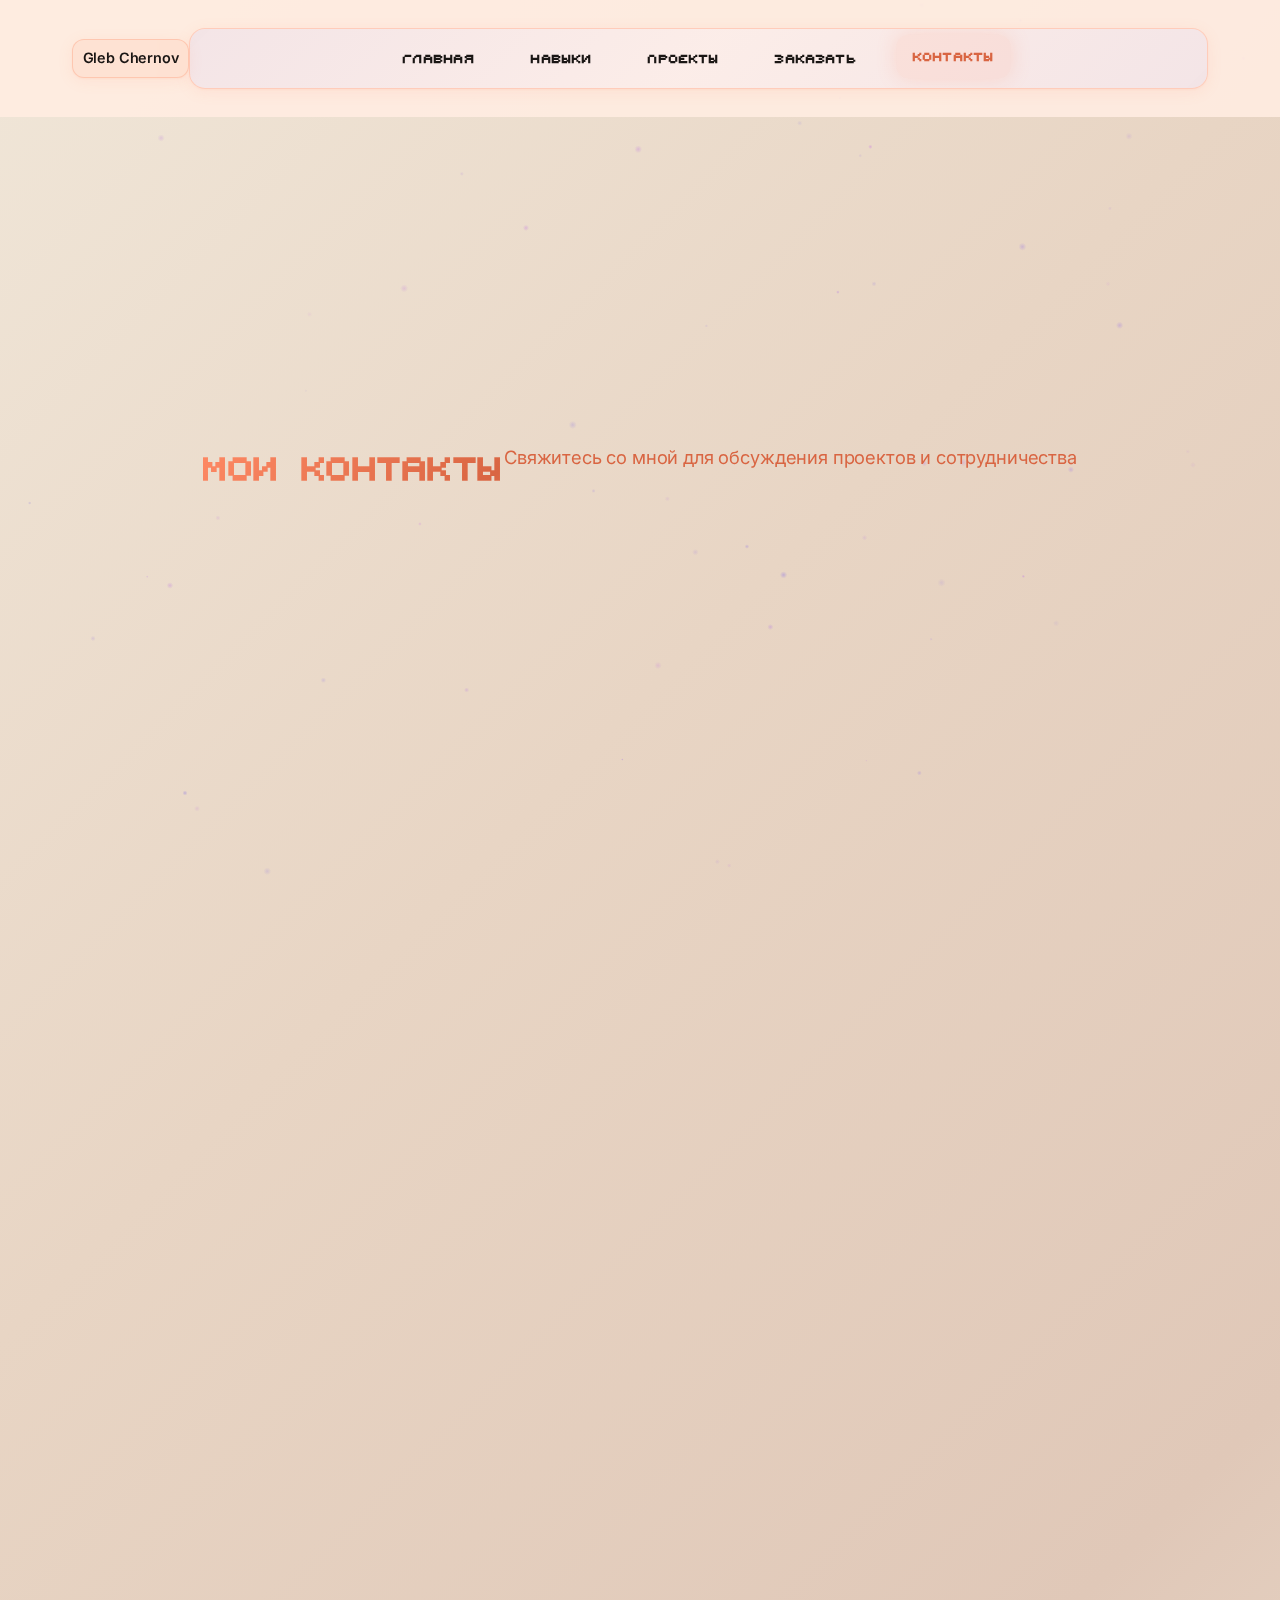
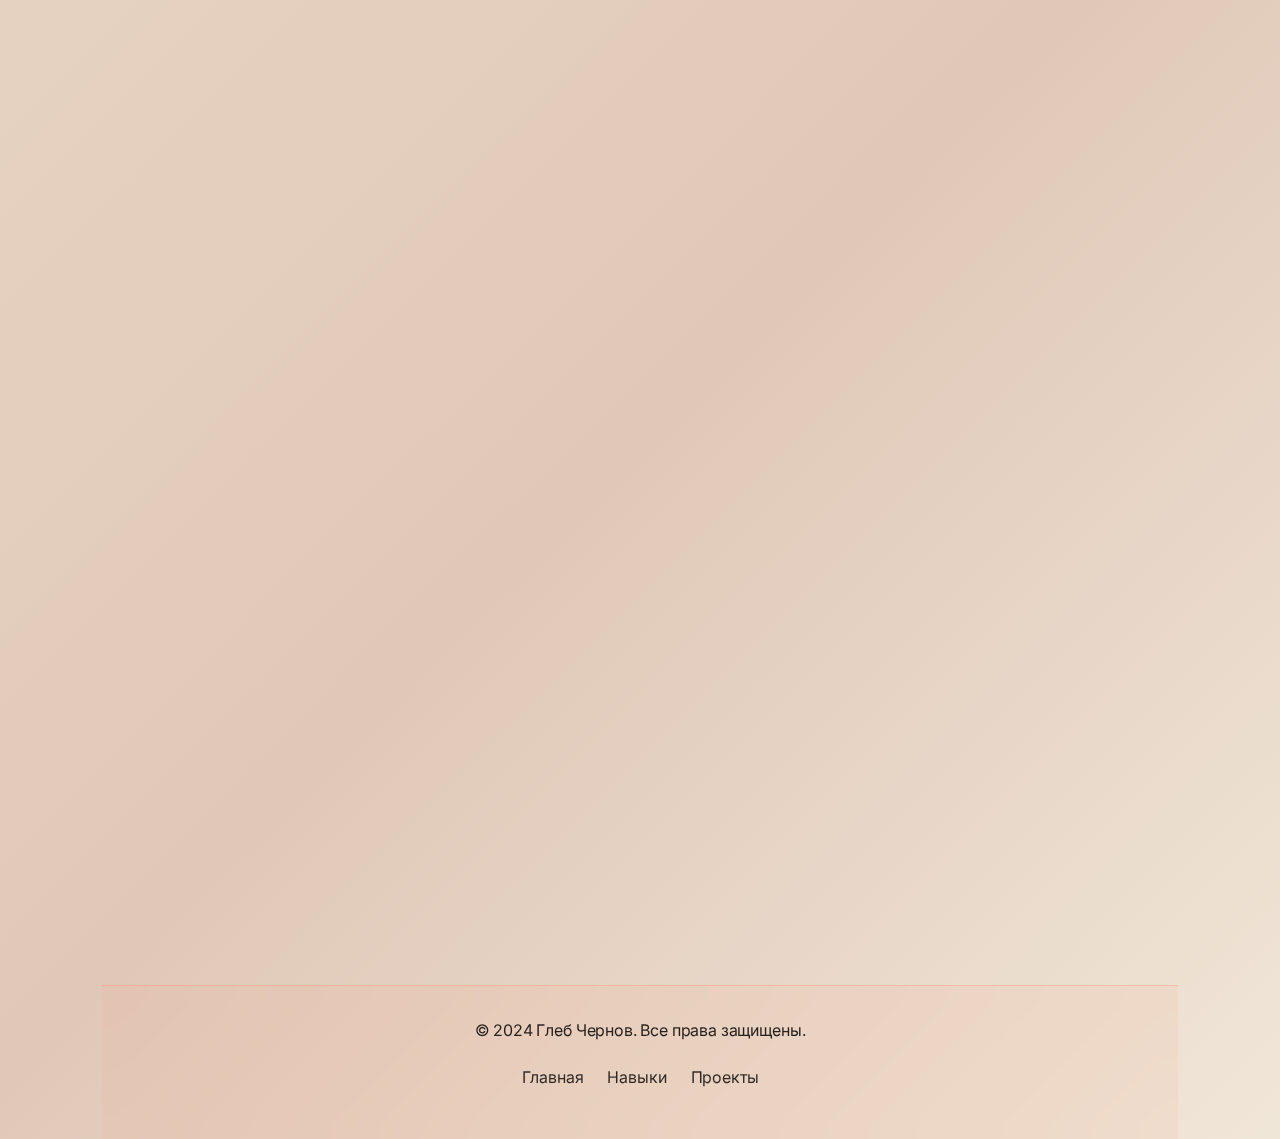
<file: contacts.html>
<!DOCTYPE html>
<html lang="ru">
<head>
    <meta charset="UTF-8">
    <meta name="viewport" content="width=device-width, initial-scale=1.0, maximum-scale=5.0, user-scalable=yes">
    <title>Контакты | Глеб Чернов</title>
    <meta name="description" content="Способы связи с Глебом Черновым - Telegram, GitHub, Email и VK">
    <meta name="theme-color" content="#8B5FBF">

    <!-- Предзагрузка ресурсов для ускорения работы сайта -->
    <link rel="preconnect" href="https://cdnjs.cloudflare.com">
    <link rel="dns-prefetch" href="https://cdnjs.cloudflare.com">
    
    <!-- Google Fonts для выразительной типографики -->
    <link rel="preconnect" href="https://fonts.googleapis.com">
    <link rel="preconnect" href="https://fonts.gstatic.com" crossorigin>
    <link href="https://fonts.googleapis.com/css2?family=Inter:wght@300;400;500;600;700;800;900&family=JetBrains+Mono:wght@400;500;600;700&family=Space+Grotesk:wght@300;400;500;600;700&display=swap" rel="stylesheet">

    <!-- Основной файл стилей -->
    <link rel="stylesheet" href="assets/css/style.css">
    
    <style>
        /* Стили для состояния загрузки страницы */
        .loading {
            opacity: 0;
            transition: opacity 0.3s ease;
        }

        .loaded {
            opacity: 1;
        }
    </style>
</head>
<body class="loading">
    <!-- glass-container: Основной контейнер для контента с эффектом "стекла" -->
    <div class="glass-container">
        <!-- Navigation -->
        <nav class="neo-nav" aria-label="Основная навигация">
            <div class="nav-container">
                <a href="index.html" class="neo-logo">Gleb Chernov</a>

                <button class="mobile-menu-toggle" aria-label="Открыть меню">
                    <span>☰</span>
                </button>

                <ul class="neo-nav__list">
                    <li class="neo-nav__item"><a href="index.html" class="neo-nav__link">Главная</a></li>
                    <li class="neo-nav__item"><a href="skills.html" class="neo-nav__link">Навыки</a></li>
                    <li class="neo-nav__item"><a href="projects.html" class="neo-nav__link">Проекты</a></li>
                    <li class="neo-nav__item"><a href="order.html" class="neo-nav__link">Заказать</a></li>
                    <li class="neo-nav__item"><a href="contacts.html" class="neo-nav__link neo-nav__link--active">Контакты</a></li>
                </ul>
            </div>
        </nav>

        <header class="hero">
            <h1 class="animated-gradient-text">Мои контакты</h1>
            <p class="subtitle">Свяжитесь со мной для обсуждения проектов и сотрудничества</p>
        </header>

        <!-- Main Contacts Section -->
        <section class="contacts-main scroll-reveal">
            <div class="contacts-grid">
                <a href="https://t.me/mm0l0d0y" target="_blank" class="contact-card magnetic" rel="noopener">
                    <div class="contact-icon">
                        <img src="/assets/icons/icons8-tg.svg" alt="Telegram" width="48" height="48">
                    </div>
                    <h3>Telegram</h3>
                    <p>@mm0l0d0y</p>
                    <span class="contact-action">Написать сообщение</span>
                </a>
                
                <a href="https://github.com/Samurai2306" target="_blank" class="contact-card magnetic" rel="noopener">
                    <div class="contact-icon">
                        <img src="/assets/icons/icons8-github.svg" alt="GitHub" width="48" height="48">
                    </div>
                    <h3>GitHub</h3>
                    <p>Samurai2306</p>
                    <span class="contact-action">Посмотреть код</span>
                </a>
                
                <a href="mailto:undertale2006rus@gmail.com" target="_blank" class="contact-card magnetic">
                    <div class="contact-icon">
                        <img src="/assets/icons/icons8-gmail.svg" alt="Email" width="48" height="48">
                    </div>
                    <h3>Email</h3>
                    <p>undertale2006rus@gmail.com</p>
                    <span class="contact-action">Отправить письмо</span>
                </a>
                
                <a href="https://vk.com/glebnigger" target="_blank" class="contact-card magnetic">
                    <div class="contact-icon">
                        <img src="/assets/icons/icons8-vk.svg" alt="VKontakte" width="48" height="48">
                    </div>
                    <h3>VKontakte</h3>
                    <p>glebnigger</p>
                    <span class="contact-action">Написать в VK</span>
                </a>
            </div>
        </section>

        <!-- Contact Form Section -->
        <section class="contact-form-section scroll-reveal">
            <h2 class="section-title animated-gradient-text">Напишите мне</h2>
            <p class="form-description">Есть идея для проекта? Хотите обсудить сотрудничество? Свяжитесь со мной!</p>
            
            <form class="contact-form" id="contactForm">
                <div class="form-group">
                    <label for="name" class="form-label">Ваше имя</label>
                    <input type="text" id="name" name="name" class="form-input" required>
                </div>
                
                <div class="form-group">
                    <label for="email" class="form-label">Email</label>
                    <input type="email" id="email" name="email" class="form-input" required>
                </div>
                
                <div class="form-group">
                    <label for="subject" class="form-label">Тема сообщения</label>
                    <input type="text" id="subject" name="subject" class="form-input" required>
                </div>
                
                <div class="form-group">
                    <label for="message" class="form-label">Сообщение</label>
                    <textarea id="message" name="message" class="form-textarea" rows="5" required></textarea>
                </div>
                
                <button type="submit" class="form-submit glass-button">
                    <span class="submit-text">Отправить сообщение</span>
                    <span class="submit-icon">→</span>
                </button>
            </form>
        </section>

        <!-- Additional Info Section -->
        <section class="contact-info scroll-reveal">
            <div class="info-cards">
                <div class="info-card magnetic">
                    <div class="info-icon">💼</div>
                    <h3>Готов к работе</h3>
                    <p>Открыт для новых проектов и интересных предложений</p>
                </div>
                
                <div class="info-card magnetic">
                    <div class="info-icon">⚡</div>
                    <h3>Быстрый ответ</h3>
                    <p>Обычно отвечаю в течение нескольких часов</p>
                </div>
                
                <div class="info-card magnetic">
                    <div class="info-icon">🌍</div>
                    <h3>Удаленная работа</h3>
                    <p>Готов работать с командами из любой точки мира</p>
                </div>
            </div>
        </section>

        <footer class="neo-footer">
            <div class="footer-content">
                <p>&copy; 2024 Глеб Чернов. Все права защищены.</p>
                <div class="footer-links">
                    <a href="index.html">Главная</a>
                    <a href="skills.html">Навыки</a>
                    <a href="projects.html">Проекты</a>
                </div>
            </div>
        </footer>
    </div>

    <script src="assets/js/main.js"></script>
    <script>
        // Contact Form Handler
        document.addEventListener('DOMContentLoaded', function() {
            const contactForm = document.getElementById('contactForm');
            
            if (contactForm) {
                contactForm.addEventListener('submit', function(e) {
                    e.preventDefault();
                    
                    // Get form data
                    const formData = new FormData(contactForm);
                    const name = formData.get('name');
                    const email = formData.get('email');
                    const subject = formData.get('subject');
                    const message = formData.get('message');
                    
                    // Create mailto link
                    const mailtoLink = `mailto:undertale2006rus@gmail.com?subject=${encodeURIComponent(subject)}&body=${encodeURIComponent(`Имя: ${name}\nEmail: ${email}\n\nСообщение:\n${message}`)}`;
                    
                    // Open email client
                    window.location.href = mailtoLink;
                    
                    // Show success message
                    const submitButton = contactForm.querySelector('.form-submit');
                    const originalText = submitButton.innerHTML;
                    
                    submitButton.innerHTML = 'Сообщение отправлено!';
                    submitButton.style.background = 'var(--gradient-primary)';
                    
                    // Reset form
                    contactForm.reset();
                    
                    // Reset button after 3 seconds
                    setTimeout(() => {
                        submitButton.innerHTML = originalText;
                    }, 3000);
                });
                
                // Add focus effects to form inputs
                const formInputs = contactForm.querySelectorAll('.form-input, .form-textarea');
                formInputs.forEach(input => {
                    input.addEventListener('focus', function() {
                        this.parentElement.classList.add('focused');
                    });
                    
                    input.addEventListener('blur', function() {
                        this.parentElement.classList.remove('focused');
                    });
                });
            }
        });
    </script>
</body>
</html>
</file>
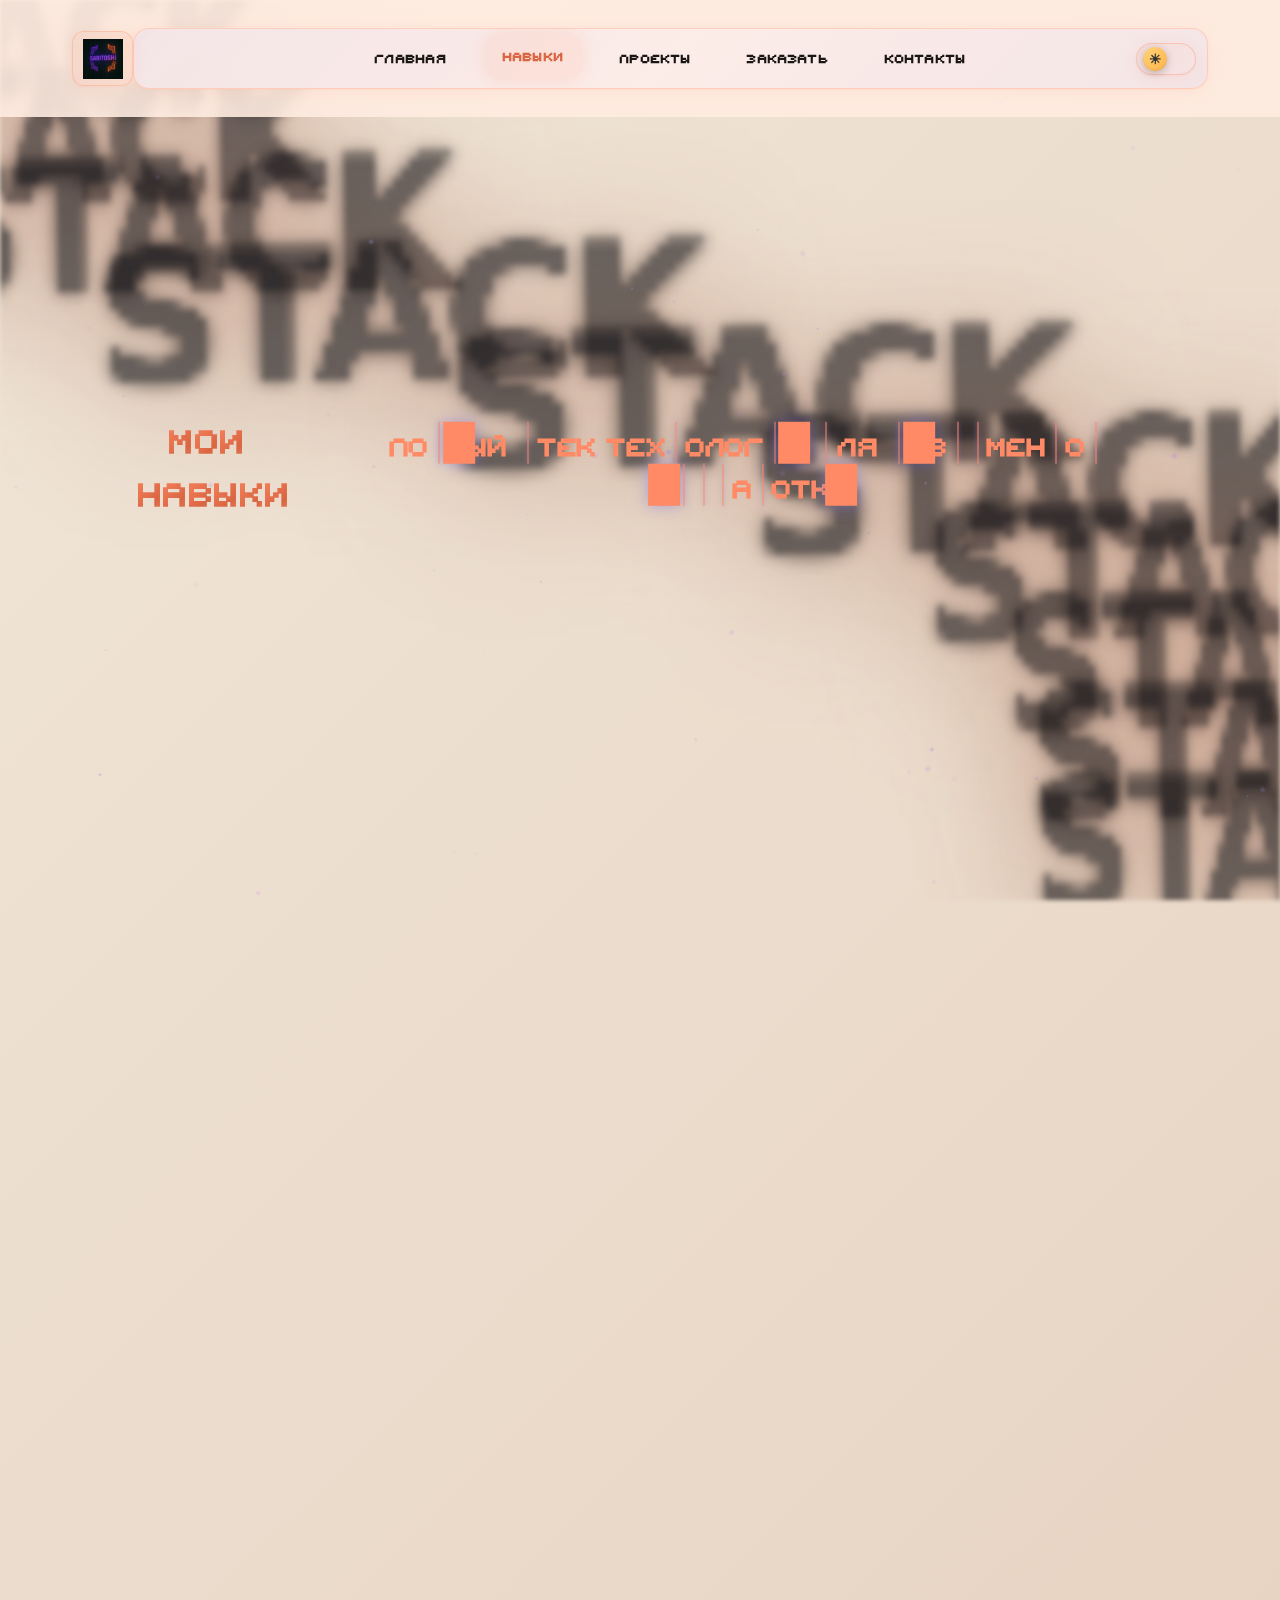
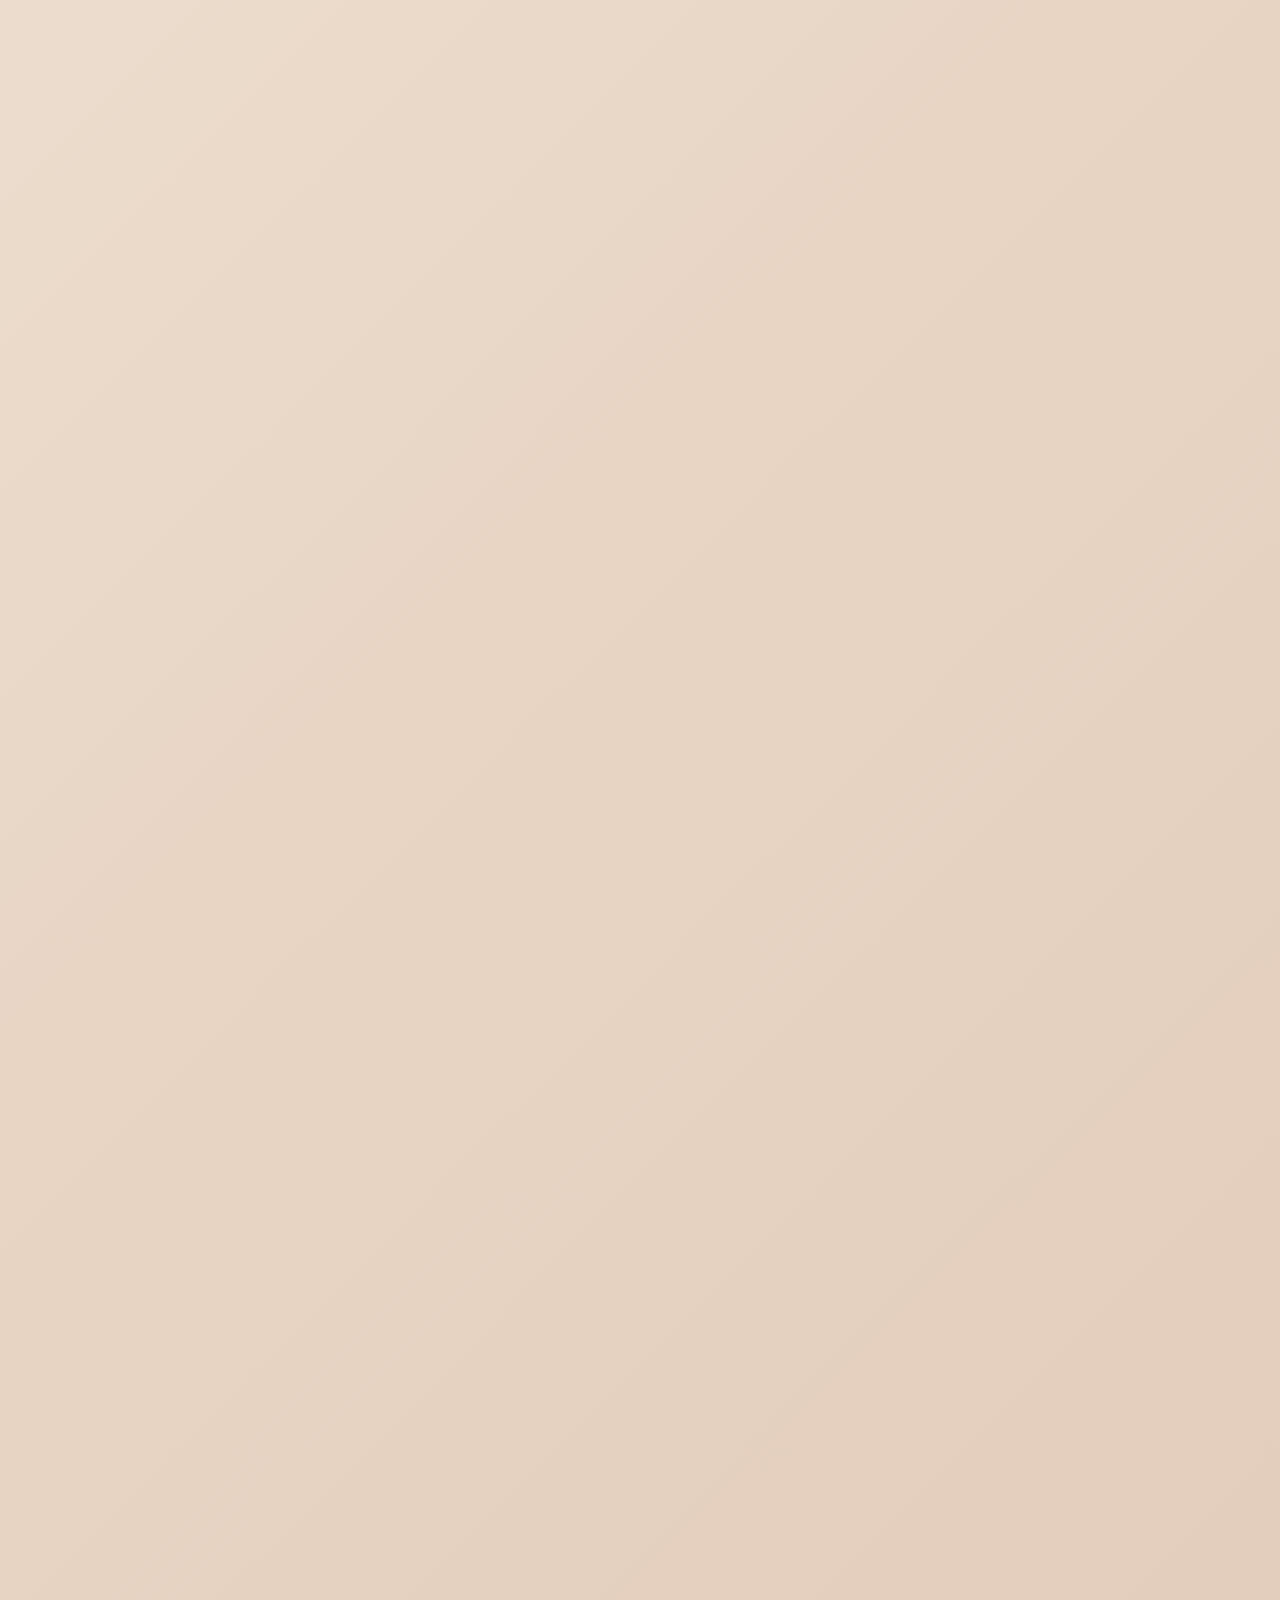
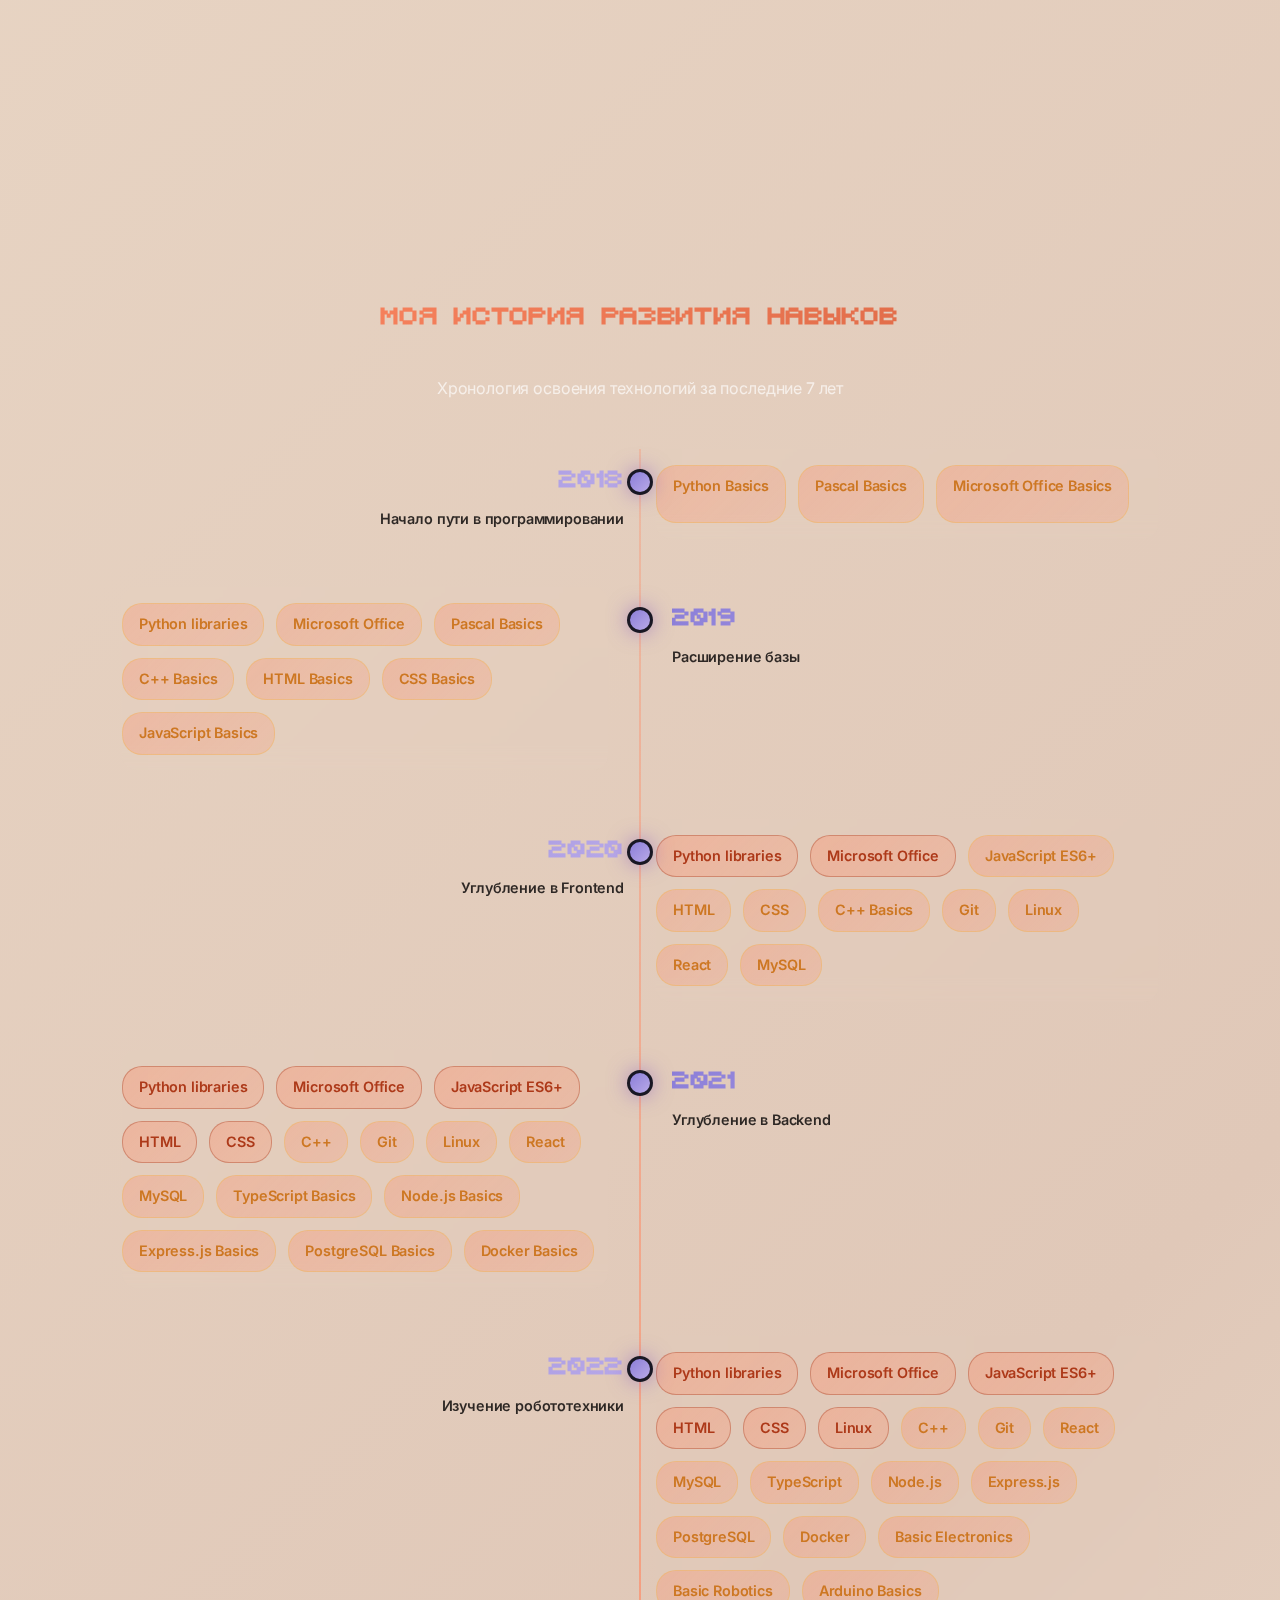
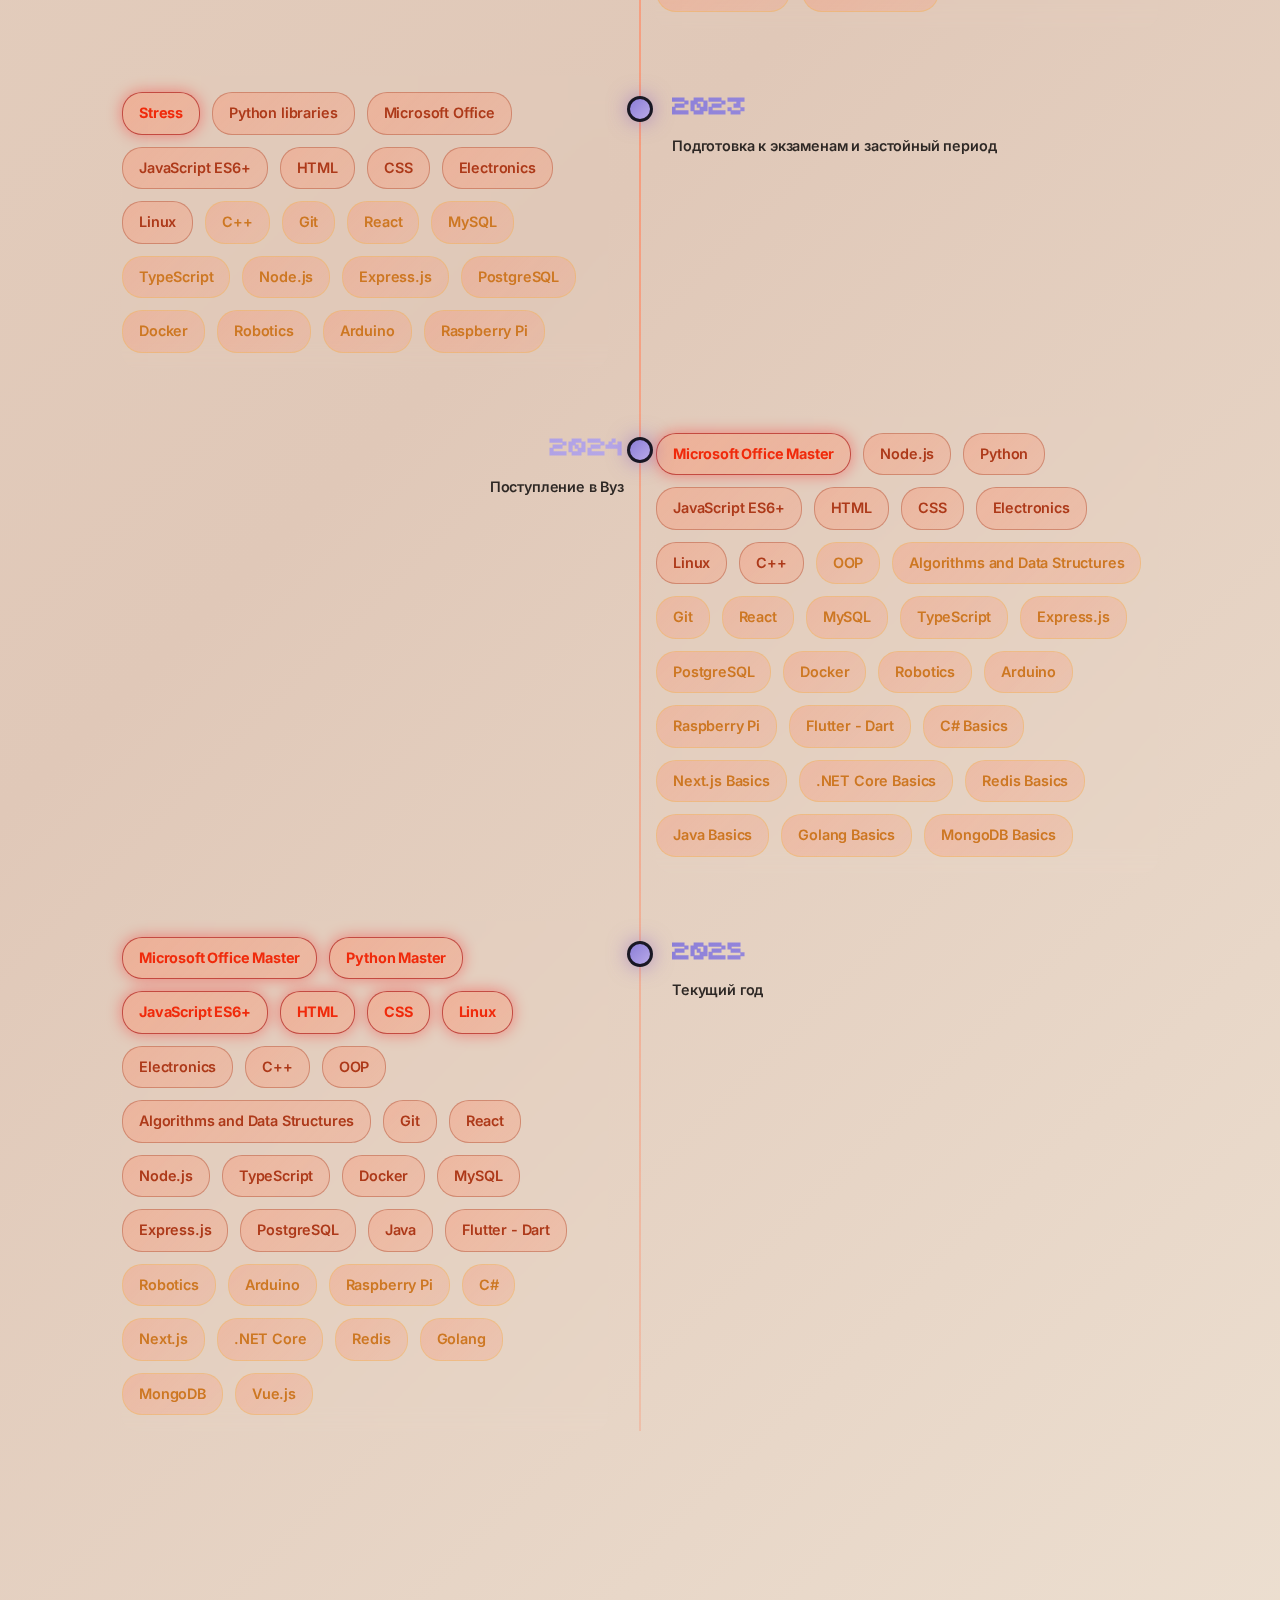
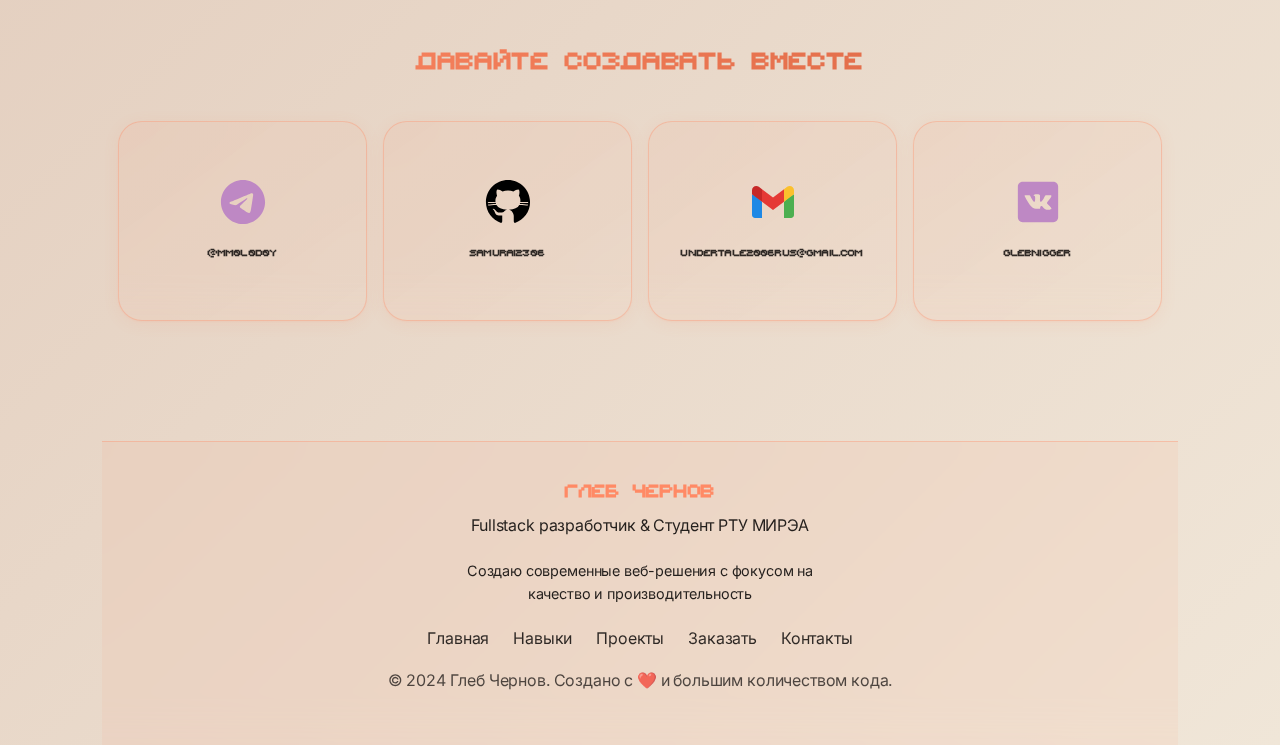
<file: skills.html>
<!DOCTYPE html>
<html lang="ru">
<head>
    <meta charset="UTF-8">
    <meta name="viewport" content="width=device-width, initial-scale=1.0, maximum-scale=5.0, user-scalable=yes">
    <title>Навыки | Глеб Чернов - Fullstack разработчик</title>
    <meta name="description" content="Полный стек навыков Fullstack разработчика: веб-разработка, десктоп приложения, системное администрирование">
    <meta name="theme-color" content="#8B5FBF">
    
    <!-- Предзагрузка ресурсов для ускорения работы сайта -->
    <link rel="preconnect" href="https://cdnjs.cloudflare.com">
    <link rel="dns-prefetch" href="https://cdnjs.cloudflare.com">
    
    <!-- Google Fonts для выразительной типографики -->
    <link rel="preconnect" href="https://fonts.googleapis.com">
    <link rel="preconnect" href="https://fonts.gstatic.com" crossorigin>
    <link href="https://fonts.googleapis.com/css2?family=Inter:wght@300;400;500;600;700;800;900&family=JetBrains+Mono:wght@400;500;600;700&family=Space+Grotesk:wght@300;400;500;600;700&display=swap" rel="stylesheet">
    
    <!-- Основной файл стилей -->
    <link rel="stylesheet" href="assets/css/style.css">
    <!-- Анимация текста -->
    <link rel="stylesheet" href="assets/css/text-animation.css">
    <!-- Встроенные стили для фоновой анимации и состояния загрузки -->
    <style>
    /* skills-bg: Фоновая анимация кубиков для страницы навыков */
    .skills-bg {
        position: fixed;
        top: 0;
        left: 0;
        width: 100vw;
        height: 100vh;
        z-index: -1;
        pointer-events: none;
        overflow: hidden;
        filter: blur(2px) brightness(0.7) saturate(0.75); /* уменьшенная яркость */
    }
    /* skills-pov: Контейнер для размещения ленты кубиков */
    .skills-pov {
        width: 100vw;
        height: 100vh;
        display: flex;
        align-items: center;
        justify-content: center;
        position: relative;
    }
    /* skills-tray: Лента кубиков, реализуется через JS */
    .skills-tray {
        width: 100%;
        position: relative;
        display: flex;
        flex-direction: column;
        align-items: center;
        justify-content: center;
    }
    /* skills-die: Отдельный кубик (унифицированный) */
    .skills-die {
        width: 200px; /* унифицировано с главной страницей */
        height: 35px;
        padding-bottom: 6px;
        perspective: 600px;
        position: relative;
    }
    /* skills-cube: 3D-кубик с надписями */
    .skills-cube {
        position: absolute;
        width: 100%;
        height: 100%;
        transform-style: preserve-3d;
    }
    /* skills-face: Грани кубика с текстом (унифицированные) */
    .skills-face {
        position: absolute;
        width: 100%;
        height: 100%;
        display: flex;
        align-items: center;
        justify-content: center;
        font-family: 'Montserrat', 'Segoe UI', system-ui, sans-serif;
        font-weight: 900;
        letter-spacing: -1px;
        backface-visibility: hidden;
        user-select: none;
        text-shadow: 0 2px 16px var(--color-primary), 0 0 2px #000;
        opacity: 0.6; /* уменьшенная яркость */
        font-size: 20px; /* унифицировано с главной страницей */
    }
    </style>
    
    <style>
        /* Стили для состояния загрузки страницы */
        .loading {
            opacity: 0;
            transition: opacity 0.3s ease;
        }
        
        .loaded {
            opacity: 1;
        }

        /* Skills Timeline Calendar Styles */
        .skills-timeline-section {
            margin: 4rem 0;
            padding: 3rem 0;
        }

        .timeline-calendar {
            max-width: 1200px;
            margin: 0 auto;
            padding: 0 20px;
            position: relative;
        }

        .timeline-calendar::before {
            content: '';
            position: absolute;
            left: 50%;
            top: 0;
            bottom: 0;
            width: 2px;
            background: linear-gradient(to bottom, 
                rgba(139, 95, 191, 0.3),
                rgba(139, 95, 191, 0.6),
                rgba(139, 95, 191, 0.3)
            );
            transform: translateX(-50%);
        }

        .timeline-year {
            display: flex;
            gap: 2rem;
            margin-bottom: 3rem;
            position: relative;
            animation: fadeInUp 0.6s ease-out;
        }

        .timeline-year:nth-child(odd) {
            flex-direction: row;
        }

        .timeline-year:nth-child(even) {
            flex-direction: row-reverse;
        }

        .timeline-year::before {
            content: '';
            position: absolute;
            left: 50%;
            top: 20px;
            width: 20px;
            height: 20px;
            background: linear-gradient(135deg, #8B7ED8, #B8A9E8);
            border: 3px solid rgba(10, 10, 15, 0.9);
            border-radius: 50%;
            transform: translateX(-50%);
            box-shadow: 0 0 20px rgba(139, 95, 191, 0.6);
            z-index: 2;
        }

        .year-header,
        .skills-acquired {
            flex: 1;
        }

        .year-header {
            text-align: right;
            padding-right: 2rem;
        }

        .timeline-year:nth-child(even) .year-header {
            text-align: left;
            padding-right: 0;
            padding-left: 2rem;
        }

        .year-header h3 {
            font-size: 2rem;
            margin: 0;
            background: linear-gradient(135deg, #8B7ED8, #B8A9E8);
            -webkit-background-clip: text;
            -webkit-text-fill-color: transparent;
            background-clip: text;
            font-weight: 800;
        }

        .year-subtitle {
            display: block;
            color: rgba(255, 255, 255, 0.5);
            font-size: 0.9rem;
            margin-top: 0.5rem;
        }

        .skills-acquired {
            display: flex;
            flex-wrap: wrap;
            gap: 0.75rem;
            padding: 1.5rem;
            background: rgba(255, 255, 255, 0.03);
            border-radius: 15px;
            border: 1px solid rgba(255, 255, 255, 0.1);
            backdrop-filter: blur(10px);
            transition: all 0.3s ease;
        }

        .skills-acquired:hover {
            background: rgba(255, 255, 255, 0.05);
            border-color: rgba(139, 95, 191, 0.3);
            transform: translateY(-2px);
            box-shadow: 0 8px 32px rgba(139, 95, 191, 0.2);
        }

        .skill-badge {
            padding: 0.5rem 1rem;
            border-radius: 20px;
            font-size: 0.9rem;
            font-weight: 600;
            white-space: nowrap;
            transition: all 0.3s ease;
            cursor: default;
            border: 1px solid transparent;
        }

        .skill-badge.beginner {
            background: linear-gradient(135deg, rgba(139, 195, 191, 0.2), rgba(139, 195, 191, 0.1));
            color: #8BC3BF;
            border-color: rgba(139, 195, 191, 0.3);
        }

        .skill-badge.intermediate {
            background: linear-gradient(135deg, rgba(139, 126, 216, 0.2), rgba(139, 126, 216, 0.1));
            color: #8B7ED8;
            border-color: rgba(139, 126, 216, 0.3);
        }

        .skill-badge.advanced {
            background: linear-gradient(135deg, rgba(184, 169, 232, 0.3), rgba(184, 169, 232, 0.1));
            color: #B8A9E8;
            border-color: rgba(184, 169, 232, 0.4);
            box-shadow: 0 0 15px rgba(184, 169, 232, 0.2);
        }

        .skill-badge:hover {
            transform: translateY(-2px) scale(1.05);
            box-shadow: 0 4px 15px rgba(139, 95, 191, 0.4);
        }

        @keyframes fadeInUp {
            from {
                opacity: 0;
                transform: translateY(30px);
            }
            to {
                opacity: 1;
                transform: translateY(0);
            }
        }

        /* Mobile Responsive */
        @media (max-width: 768px) {
            .timeline-calendar::before {
                left: 20px;
            }

            .timeline-year {
                flex-direction: column !important;
                padding-left: 50px;
            }

            .timeline-year::before {
                left: 20px;
            }

            .year-header {
                text-align: left !important;
                padding: 0 !important;
            }

            .year-header h3 {
                font-size: 1.5rem;
            }

            .skills-acquired {
                padding: 1rem;
            }

            .skill-badge {
                font-size: 0.8rem;
                padding: 0.4rem 0.8rem;
            }
        }

        /* Gradient Skill Level Labels */
        .skill-level-label {
            display: inline-block;
            padding: 0.6rem 1.5rem;
            margin-top: 1rem;
            border-radius: 25px;
            font-weight: 700;
            font-size: 0.95rem;
            text-align: center;
            text-transform: uppercase;
            letter-spacing: 1px;
            transition: all 0.3s ease;
            position: relative;
            overflow: hidden;
            cursor: default;
        }

        .skill-level-label::before {
            content: '';
            position: absolute;
            top: 0;
            left: -100%;
            width: 100%;
            height: 100%;
            background: linear-gradient(90deg, 
                transparent, 
                rgba(255, 255, 255, 0.2), 
                transparent
            );
            transition: left 0.5s ease;
        }

        .skill-level-label:hover::before {
            left: 100%;
        }

        .skill-level-label.beginner {
            background: linear-gradient(135deg, #4ECDC4 0%, #44A08D 100%);
            color: #ffffff;
            box-shadow: 0 4px 15px rgba(78, 205, 196, 0.3);
        }

        .skill-level-label.beginner:hover {
            transform: translateY(-3px) scale(1.05);
            box-shadow: 0 6px 25px rgba(78, 205, 196, 0.5);
        }

        .skill-level-label.intermediate {
            background: linear-gradient(135deg, #8B7ED8 0%, #6B5B9A 100%);
            color: #ffffff;
            box-shadow: 0 4px 15px rgba(139, 126, 216, 0.3);
        }

        .skill-level-label.intermediate:hover {
            transform: translateY(-3px) scale(1.05);
            box-shadow: 0 6px 25px rgba(139, 126, 216, 0.5);
        }

        .skill-level-label.advanced {
            background: linear-gradient(135deg, #B8A9E8 0%, #8B7ED8 100%);
            color: #ffffff;
            box-shadow: 0 4px 15px rgba(184, 169, 232, 0.4);
        }

        .skill-level-label.advanced:hover {
            transform: translateY(-3px) scale(1.05);
            box-shadow: 0 6px 25px rgba(184, 169, 232, 0.6);
        }

        .skill-level-label.expert {
            background: linear-gradient(135deg, #E8E0F5 0%, #B8A9E8 50%, #8B7ED8 100%);
            color: #2a1a4a;
            box-shadow: 0 4px 20px rgba(232, 224, 245, 0.5);
            font-weight: 900;
        }

        .skill-level-label.expert:hover {
            transform: translateY(-3px) scale(1.05);
            box-shadow: 0 6px 30px rgba(232, 224, 245, 0.7);
        }

        @media (max-width: 768px) {
            .skill-level-label {
                padding: 0.5rem 1.2rem;
                font-size: 0.85rem;
            }
        }
    </style>
</head>
<body class="loading">
    <!-- skills-bg: Фоновая анимация кубиков для страницы навыков -->
    <div class="skills-bg">
        <div class="skills-pov">
            <div class="skills-tray">
                <div class="skills-die">
                    <div class="skills-cube">
                        <div class="skills-face"><</div>
                        <div class="skills-face">STACK</div>
                        <div class="skills-face">></div>
                    </div>
                </div>
            </div>
        </div>
    </div>
    <!-- glass-container: Основной контейнер для контента с эффектом "стекла" -->
    <div class="glass-container">
        <!-- Подключение GSAP для анимаций -->
        <script src="https://cdnjs.cloudflare.com/ajax/libs/gsap/3.12.2/gsap.min.js"></script>
    <script>
    // Унифицированная анимация кубиков для страницы навыков
    window.addEventListener('DOMContentLoaded', function() {
        if (!window.gsap || !document.querySelector('.skills-pov')) return;
        
        // Уменьшенное количество кубиков для более спокойной анимации
        const n = 10;
        
        // Мягкие параметры для граней кубика
        const rots = [
            { ry: 270, a:0.4 }, // левая грань - увеличенная прозрачность для видимости
            { ry: 0,   a:0.7 }, // передняя грань
            { ry: 90,  a:0.3 }, // правая грань
            { ry: 180, a:0.1 }  // задняя грань
        ];
        
        // Устанавливаем стили для граней кубика (3D-эффект) - уменьшенный размер
        gsap.set('.skills-face', {
            z: 120, // уменьшено с 200
            rotateY: i => rots[i].ry,
            transformOrigin: '50% 50% -121px' // уменьшено с -201px
        });
        
        for (let i=0; i<n; i++){
            let die = document.querySelector('.skills-die');
            let cube = die.querySelector('.skills-cube');
            if (i>0){
                let clone = die.cloneNode(true);
                document.querySelector('.skills-tray').append(clone);
                cube = clone.querySelector('.skills-cube');
            }
            
            // Более медленная и плавная анимация
            gsap.timeline({repeat:-1, yoyo:true, defaults:{ease:'power2.inOut', duration:2}})
            .fromTo(cube, {
                rotateY:-35 // уменьшенный угол вращения
            },{
                rotateY:35,
                ease:'power2.inOut',
                duration:10 // медленнее
            })
            // Более мягкие цвета с фиолетовыми оттенками (уменьшенная яркость)
            .fromTo(cube.querySelectorAll('.skills-face'), {
                color:(j)=>'hsl('+(i/n*40+280)+', 25%,'+(35*[rots[3].a, rots[0].a, rots[1].a][j])+'%)'
            },{
                color:(j)=>'hsl('+(i/n*40+280)+', 20%,'+(30*[rots[0].a, rots[1].a, rots[2].a][j])+'%)'
            }, 0)
            .to(cube.querySelectorAll('.skills-face'), {
                color:(j)=>'hsl('+(i/n*40+280)+', 15%,'+(25*[rots[1].a, rots[2].a, rots[3].a][j])+'%)'
            }, 1)
            .progress(i/n);
        }
        
        // Очень мягкая анимация всей ленты
        gsap.timeline()
            // Минимальное вертикальное покачивание
            .from('.skills-tray', {yPercent:-0.5, duration:5, ease:'power1.inOut', yoyo:true, repeat:-1}, 0)
            // Очень небольшое горизонтальное покачивание
            .fromTo('.skills-tray', {rotate:-1},{rotate:1, duration:7, ease:'power1.inOut', yoyo:true, repeat:-1}, 0)
            // Плавное появление кубиков
            .from('.skills-die', {duration:0.5, opacity:0, stagger:{each:0.1, ease:'power2.in'}}, 0)
            // Очень небольшая пульсация
            .to('.skills-tray', {scale:1.01, duration:4, ease:'power2.inOut', yoyo:true, repeat:-1}, 0);
            
        function setSkillsBgScale() {
            const h = n*12; // уменьшенная высота
            gsap.set('.skills-tray', {height:h});
            gsap.set('.skills-pov', {scale:window.innerHeight/h});
        }
        window.addEventListener('resize', setSkillsBgScale);
        setSkillsBgScale();
    });
    </script>
        <!-- Navigation -->
        <nav class="neo-nav" aria-label="Основная навигация">
            <div class="nav-container">
                <a href="index.html" class="neo-logo">
                    <img src="assets/images/LOGO.png" alt="Глеб Чернов" style="height: 40px; width: auto;">
                </a>
                
                <!-- Кнопка переключения темы -->
                <button class="theme-toggle" aria-label="Переключить тему">
                    <div class="theme-toggle__thumb">
                        <div class="theme-toggle__icon theme-toggle__icon--sun">☀</div>
                        <div class="theme-toggle__icon theme-toggle__icon--moon">🌙</div>
                    </div>
                </button>
                <!-- Кнопка для открытия мобильного меню (бургер) -->
                <button class="mobile-menu-toggle" aria-label="Открыть меню">
                    <span>☰</span>
                </button>
                
                <ul class="neo-nav__list">
                    <li class="neo-nav__item"><a href="index.html" class="neo-nav__link">Главная</a></li>
                    <li class="neo-nav__item"><a href="skills.html" class="neo-nav__link neo-nav__link--active">Навыки</a></li>
                    <li class="neo-nav__item"><a href="projects.html" class="neo-nav__link">Проекты</a></li>
                    <li class="neo-nav__item"><a href="order.html" class="neo-nav__link">Заказать</a></li>
                    <li class="neo-nav__item"><a href="contacts.html" class="neo-nav__link">Контакты</a></li>
                </ul>
            </div>
        </nav>

        <header class="hero">
            <h1 class="animated-gradient-text text-animate" data-animation-type="combined" data-delay="25" data-duration="700">Мои навыки</h1>
            <h3 class="hero-secondary text-animate" data-animation-type="decode" data-delay="20" data-duration="600">Полный стек технологий для современной разработки</h3>
        </header>
        

        <!-- Веб-разработка -->
        <section id="web" class="skills-category scroll-reveal">
            <h2 class="section-title animated-gradient-text anchor-link">Веб-разработка</h2>
            <p style="text-align: center; margin-bottom: 2rem;">Полный цикл разработки современных веб-приложений</p>
            
            <div class="skill-items">
                <div class="skill-item">
                    <h4>Frontend</h4>
                    <p>React, Next.js, JavaScript, TypeScript, Modern CSS, Tailwind CSS, Material UI, Bootstrap</p>
                    <div class="skill-level-label expert">Эксперт</div>
                </div>
                <div class="skill-item">
                    <h4>Backend</h4>
                    <p>Node.js, Express, Python</p>
                    <div class="skill-level-label advanced">Продвинутый+</div>
                </div>
                <div class="skill-item">
                    <h4>Базы данных</h4>
                    <p>MongoDB, PostgreSQL, Redis</p>
                    <div class="skill-level-label intermediate">Продвинутый</div>
                </div>
            </div>
        </section>

        <!-- Десктоп разработка -->
        <section id="desktop" class="skills-category">
            <h2 class="section-title animated-gradient-text anchor-link">Десктоп разработка</h2>
            <p style="text-align: center; margin-bottom: 2rem;">Создание нативных приложений для Windows и Linux</p>
            
            <div class="skill-items">
                <div class="skill-item">
                    <h4>C++</h4>
                    <p>Высокопроизводительные приложения</p>
                    <div class="skill-level-label intermediate">Продвинутый</div>
                </div>
                <div class="skill-item">
                    <h4>Java</h4>
                    <p>Swing, JavaFX, Desktop Apps</p>
                    <div class="skill-level-label intermediate">Продвинутый</div>
                </div>
                <div class="skill-item">
                    <h4>C# / .NET</h4>
                    <p>WPF, WinForms, .NET Core</p>
                    <div class="skill-level-label beginner">Начальный</div>
                </div>
            </div>
        </section>

        <!-- Мобильная разработка -->
        <section id="mobile" class="skills-category">
            <h2 class="section-title animated-gradient-text anchor-link">Мобильная разработка</h2>
            <p style="text-align: center; margin-bottom: 2rem;">Создание мобильных приложений для iOS и Android</p>
            <div class="skill-items">
                <div class="skill-item">
                    <h4>Flutter - Dart</h4>
                    <p>Кроссплатформенные приложения</p>
                    <div class="skill-level-label advanced">Продвинутый+</div>
                </div>
                <div class="skill-item">
                    <h4>React Native</h4>
                    <p>Мобильные веб-приложения</p>
                    <div class="skill-level-label intermediate">Продвинутый</div>
                </div>
                <div class="skill-item">
                    <h4>Golang</h4>
                    <p>Кроссплатформенные приложения</p>
                    <div class="skill-level-label beginner">Начальный</div>
                </div>
            </div>
        </section>

        <!-- Системное администрирование -->
        <section id="sysadmin" class="skills-category">
            <h2 class="section-title animated-gradient-text anchor-link">Системное администрирование</h2>
            <p style="text-align: center; margin-bottom: 2rem;">Обеспечение стабильной работы IT-инфраструктуры</p>
            
            <div class="skill-items">
                <div class="skill-item">
                    <h4>Linux</h4>
                    <p>Ubuntu, CentOS, Bash, Shell</p>
                    <div class="skill-level-label intermediate">Продвинутый</div>
                </div>
                <div class="skill-item">
                    <h4>Сети</h4>
                    <p>TCP/IP, VPN, Firewalls, Routing</p>
                    <div class="skill-level-label beginner">Начальный</div>
                </div>
                <div class="skill-item">
                    <h4>Виртуализация</h4>
                    <p>Hyper-V, VMware, VirtualBox</p>
                    <div class="skill-level-label beginner">Начальный</div>
                </div>
            </div>
        </section>

        <!-- Soft Skills -->
        <section id="soft-skills" class="skills-category">
            <h2 class="section-title animated-gradient-text anchor-link">Профессиональные навыки</h2>
            <p style="text-align: center; margin-bottom: 2rem;">Компетенции уровня Junior++</p>
            
            <div class="skill-items">
                <div class="skill-item">
                    <h4>Архитектура</h4>
                    <p>Проектирование систем, паттерны, SOLID, UML, ER-диаграммы</p>
                    <div class="skill-level-label advanced">Средний</div>
                </div>
                <div class="skill-item">
                    <h4>Оптимизация</h4>
                    <p>Производительность, безопасность, SEO</p>
                    <div class="skill-level-label intermediate">Продвинутый</div>
                </div>
                <div class="skill-item">
                    <h4>Командная работа</h4>
                    <p>Git, Code Review, Agile, Documentation</p>
                    <div class="skill-level-label beginner">Начальный+</div>
                </div>
            </div>
        </section>

        <!-- Skills Timeline Calendar -->
        <section id="skills-timeline" class="skills-timeline-section">
            <h2 class="section-title animated-gradient-text">Моя история развития навыков</h2>
            <p style="text-align: center; margin-bottom: 3rem; color: rgba(255, 255, 255, 0.7);">
                Хронология освоения технологий за последние 7 лет
            </p>
            
            <div class="timeline-calendar">
                <div class="timeline-year" data-year="2018">
                    <div class="year-header">
                        <h3>2018</h3>
                        <span class="year-subtitle">Начало пути в программировании</span>
                    </div>
                    <div class="skills-acquired">
                        <span class="skill-badge beginner">Python Basics</span>
                        <span class="skill-badge beginner">Pascal Basics</span>
                        <span class="skill-badge beginner">Microsoft Office Basics</span>
                    </div>
                </div>

                <div class="timeline-year" data-year="2019">
                    <div class="year-header">
                        <h3>2019</h3>
                        <span class="year-subtitle">Расширение базы</span>
                    </div>
                    <div class="skills-acquired">
                        <span class="skill-badge beginner">Python libraries</span>
                        <span class="skill-badge beginner">Microsoft Office</span>
                        <span class="skill-badge beginner">Pascal Basics</span>
                        <span class="skill-badge beginner">С++ Basics</span>
                        <span class="skill-badge beginner">HTML Basics</span>
                        <span class="skill-badge beginner">CSS Basics</span>
                        <span class="skill-badge beginner">JavaScript Basics</span>
                    </div>
                </div>

                <div class="timeline-year" data-year="2020">
                    <div class="year-header">
                        <h3>2020</h3>
                        <span class="year-subtitle">Углубление в Frontend</span>
                    </div>
                    <div class="skills-acquired">
                        <span class="skill-badge intermediate">Python libraries</span>
                        <span class="skill-badge intermediate">Microsoft Office</span>
                        <span class="skill-badge beginner">JavaScript ES6+</span>
                        <span class="skill-badge beginner">HTML</span>
                        <span class="skill-badge beginner">CSS</span>
                        <span class="skill-badge beginner">С++ Basics</span>
                        <span class="skill-badge beginner">Git</span>
                        <span class="skill-badge beginner">Linux</span>
                        <span class="skill-badge beginner">React</span>
                        <span class="skill-badge beginner">MySQL</span>
                    </div>
                </div>

                <div class="timeline-year" data-year="2021">
                    <div class="year-header">
                        <h3>2021</h3>
                        <span class="year-subtitle">Углубление в Backend</span>
                    </div>
                    <div class="skills-acquired">
                        <span class="skill-badge intermediate">Python libraries</span>
                        <span class="skill-badge intermediate">Microsoft Office</span>
                        <span class="skill-badge intermediate">JavaScript ES6+</span>
                        <span class="skill-badge intermediate">HTML</span>
                        <span class="skill-badge intermediate">CSS</span>
                        <span class="skill-badge beginner">С++</span>
                        <span class="skill-badge beginner">Git</span>
                        <span class="skill-badge beginner">Linux</span>
                        <span class="skill-badge beginner">React</span>
                        <span class="skill-badge beginner">MySQL</span>
                        <span class="skill-badge beginner">TypeScript Basics</span>
                        <span class="skill-badge beginner">Node.js Basics</span>
                        <span class="skill-badge beginner">Express.js Basics</span>
                        <span class="skill-badge beginner">PostgreSQL Basics</span>
                        <span class="skill-badge beginner">Docker Basics</span>
                    </div>
                </div>

                <div class="timeline-year" data-year="2022">
                    <div class="year-header">
                        <h3>2022</h3>
                        <span class="year-subtitle">Изучение робототехники</span>
                    </div>
                    <div class="skills-acquired">
                        <span class="skill-badge intermediate">Python libraries</span>
                        <span class="skill-badge intermediate">Microsoft Office</span>
                        <span class="skill-badge intermediate">JavaScript ES6+</span>
                        <span class="skill-badge intermediate">HTML</span>
                        <span class="skill-badge intermediate">CSS</span>
                        <span class="skill-badge intermediate">Linux</span>
                        <span class="skill-badge beginner">С++</span>
                        <span class="skill-badge beginner">Git</span>
                        <span class="skill-badge beginner">React</span>
                        <span class="skill-badge beginner">MySQL</span>
                        <span class="skill-badge beginner">TypeScript</span>
                        <span class="skill-badge beginner">Node.js</span>
                        <span class="skill-badge beginner">Express.js</span>
                        <span class="skill-badge beginner">PostgreSQL</span>
                        <span class="skill-badge beginner">Docker</span>
                        <span class="skill-badge beginner">Basic Electronics</span>
                        <span class="skill-badge beginner">Basic Robotics</span>
                        <span class="skill-badge beginner">Arduino Basics</span>
                    </div>
                </div>

                <div class="timeline-year" data-year="2023">
                    <div class="year-header">
                        <h3>2023</h3>
                        <span class="year-subtitle">Подготовка к экзаменам и застойный период</span>
                    </div>
                    <div class="skills-acquired">
                        <span class="skill-badge advanced">Stress</span>
                        <span class="skill-badge intermediate">Python libraries</span>
                        <span class="skill-badge intermediate">Microsoft Office</span>
                        <span class="skill-badge intermediate">JavaScript ES6+</span>
                        <span class="skill-badge intermediate">HTML</span>
                        <span class="skill-badge intermediate">CSS</span>
                        <span class="skill-badge intermediate">Electronics</span>
                        <span class="skill-badge intermediate">Linux</span>
                        <span class="skill-badge beginner">С++</span>
                        <span class="skill-badge beginner">Git</span>
                        <span class="skill-badge beginner">React</span>
                        <span class="skill-badge beginner">MySQL</span>
                        <span class="skill-badge beginner">TypeScript</span>
                        <span class="skill-badge beginner">Node.js</span>
                        <span class="skill-badge beginner">Express.js</span>
                        <span class="skill-badge beginner">PostgreSQL</span>
                        <span class="skill-badge beginner">Docker</span>
                        <span class="skill-badge beginner">Robotics</span>
                        <span class="skill-badge beginner">Arduino</span>
                        <span class="skill-badge beginner">Raspberry Pi</span>
                    </div>
                </div>

                <div class="timeline-year" data-year="2024">
                    <div class="year-header">
                        <h3>2024</h3>
                        <span class="year-subtitle">Поступление в Вуз</span>
                    </div>
                    <div class="skills-acquired">
                        <span class="skill-badge advanced">Microsoft Office Master</span>
                        <span class="skill-badge intermediate">Node.js</span>
                        <span class="skill-badge intermediate">Python</span>
                        <span class="skill-badge intermediate">JavaScript ES6+</span>
                        <span class="skill-badge intermediate">HTML</span>
                        <span class="skill-badge intermediate">CSS</span>
                        <span class="skill-badge intermediate">Electronics</span>
                        <span class="skill-badge intermediate">Linux</span>
                        <span class="skill-badge intermediate">С++</span>
                        <span class="skill-badge beginner">OOP</span>
                        <span class="skill-badge beginner">Algorithms and Data Structures</span>
                        <span class="skill-badge beginner">Git</span>
                        <span class="skill-badge beginner">React</span>
                        <span class="skill-badge beginner">MySQL</span>
                        <span class="skill-badge beginner">TypeScript</span>
                        <span class="skill-badge beginner">Express.js</span>
                        <span class="skill-badge beginner">PostgreSQL</span>
                        <span class="skill-badge beginner">Docker</span>
                        <span class="skill-badge beginner">Robotics</span>
                        <span class="skill-badge beginner">Arduino</span>
                        <span class="skill-badge beginner">Raspberry Pi</span>
                        <span class="skill-badge beginner">Flutter - Dart</span>
                        <span class="skill-badge beginner">C# Basics</span>
                        <span class="skill-badge beginner">Next.js Basics</span>
                        <span class="skill-badge beginner">.NET Core Basics</span>
                        <span class="skill-badge beginner">Redis Basics</span>
                        <span class="skill-badge beginner">Java Basics</span>
                        <span class="skill-badge beginner">Golang Basics</span>
                        <span class="skill-badge beginner">MongoDB Basics</span>
                    </div>
                </div>

                <div class="timeline-year" data-year="2025">
                    <div class="year-header">
                        <h3>2025</h3>
                        <span class="year-subtitle">Текущий год</span>
                    </div>
                    <div class="skills-acquired">
                        <span class="skill-badge advanced">Microsoft Office Master</span>
                        <span class="skill-badge advanced">Python Master</span>
                        <span class="skill-badge advanced">JavaScript ES6+</span>
                        <span class="skill-badge advanced">HTML</span>
                        <span class="skill-badge advanced">CSS</span>
                        <span class="skill-badge advanced">Linux</span>
                        <span class="skill-badge intermediate">Electronics</span>
                        <span class="skill-badge intermediate">С++</span>
                        <span class="skill-badge intermediate">OOP</span>
                        <span class="skill-badge intermediate">Algorithms and Data Structures</span>
                        <span class="skill-badge intermediate">Git</span>
                        <span class="skill-badge intermediate">React</span>
                        <span class="skill-badge intermediate">Node.js</span>
                        <span class="skill-badge intermediate">TypeScript</span>
                        <span class="skill-badge intermediate">Docker</span>
                        <span class="skill-badge intermediate">MySQL</span>
                        <span class="skill-badge intermediate">Express.js</span>
                        <span class="skill-badge intermediate">PostgreSQL</span>
                        <span class="skill-badge intermediate">Java</span>
                        <span class="skill-badge intermediate">Flutter - Dart</span>
                        <span class="skill-badge beginner">Robotics</span>
                        <span class="skill-badge beginner">Arduino</span>
                        <span class="skill-badge beginner">Raspberry Pi</span>
                        <span class="skill-badge beginner">C#</span>
                        <span class="skill-badge beginner">Next.js</span>
                        <span class="skill-badge beginner">.NET Core</span>
                        <span class="skill-badge beginner">Redis</span>
                        <span class="skill-badge beginner">Golang</span>
                        <span class="skill-badge beginner">MongoDB</span>
                        <span class="skill-badge beginner">Vue.js</span>
                    </div>
                </div>
            </div>
        </section>

        <!-- Contacts Section -->
        <section id="contacts" class="contacts-section">
            <h2 class="section-title animated-gradient-text">Давайте создавать вместе</h2>
            <div class="contacts-grid">
                <a href="https://t.me/mm0l0d0y" target="_blank" class="contact-card glass-button" target="_blank"
                    rel="noopener">
                    <img src="assets/icons/icons8-tg.svg" alt="Telegram" width="100%" height="100%">
                    <small>@mm0l0d0y</small>
                </a>
                <a href="https://github.com/Samurai2306" target="_blank" class="contact-card glass-button" target="_blank"
                    rel="noopener">
                    <img src="assets/icons/icons8-github.svg" alt="GitHub" width="100%" height="100%">
                    <small>Samurai2306</small>
                </a>
                <a href="mailto:undertale2006rus@gmail.com" target="_blank" class="contact-card glass-button">
                    <img src="assets/icons/icons8-gmail.svg" alt="Gmail" width="100%" height="100%">
                    <small>undertale2006rus@gmail.com</small>
                </a>
                <a href="https://vk.com/glebnigger" target="_blank" class="contact-card glass-button">
                    <img src="assets/icons/icons8-vk.svg" alt="VK" width="100%" height="100%">
                    <small>glebnigger</small>
                </a>
            </div>
        </section>

        <footer class="neo-footer">
            <div class="footer-content">
                <div class="footer-info">
                    <h3>Глеб Чернов</h3>
                    <p>Fullstack разработчик & Студент РТУ МИРЭА</p>
                    <p class="footer-description">Создаю современные веб-решения с фокусом на качество и производительность</p>
                </div>
                <div class="footer-links">
                    <a href="index.html">Главная</a>
                    <a href="skills.html">Навыки</a>
                    <a href="projects.html">Проекты</a>
                    <a href="order.html">Заказать</a>
                    <a href="contacts.html">Контакты</a>
                </div>
                <div class="footer-copyright">
                    <p>&copy; 2024 Глеб Чернов. Создано с ❤️ и большим количеством кода.</p>
                </div>
            </div>
        </footer>
    </div>

    <script src="assets/js/main.js"></script>
    <script src="assets/js/text-animation.js"></script>
</body>
</html>
</file>
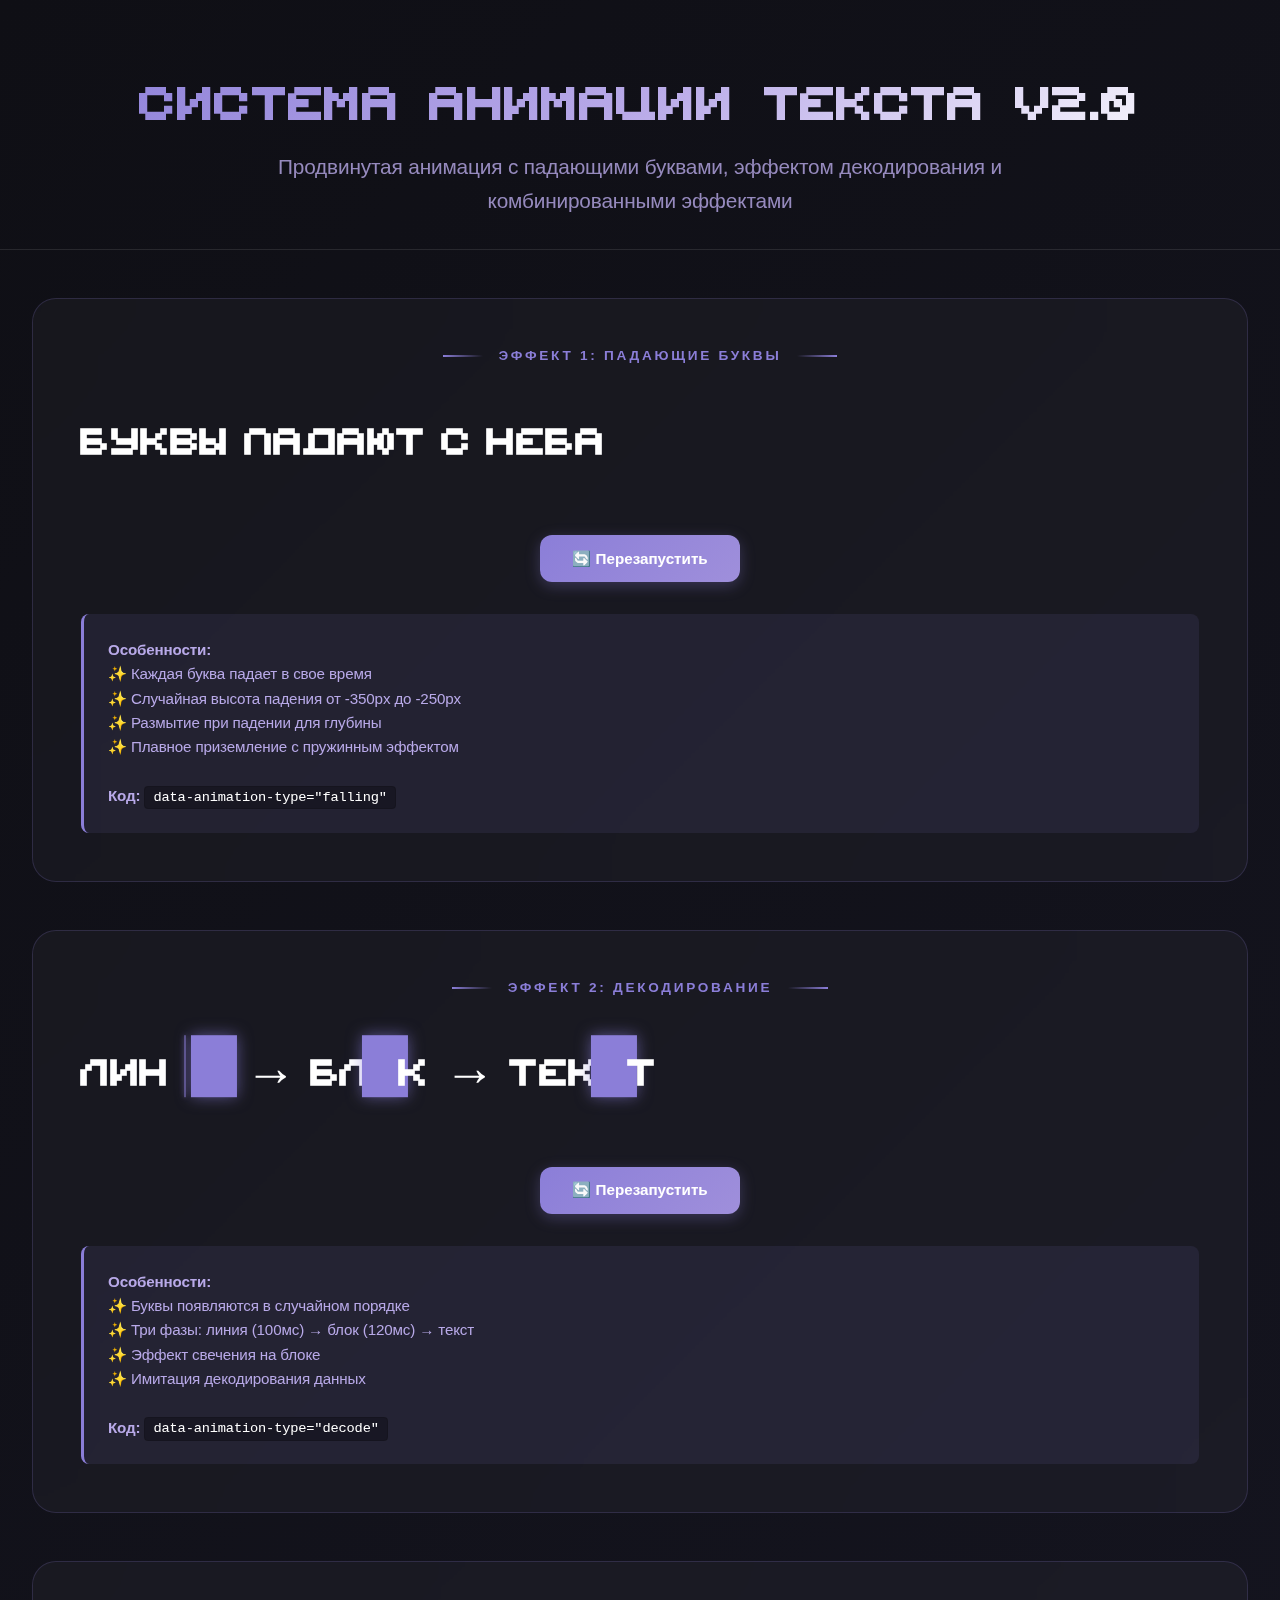
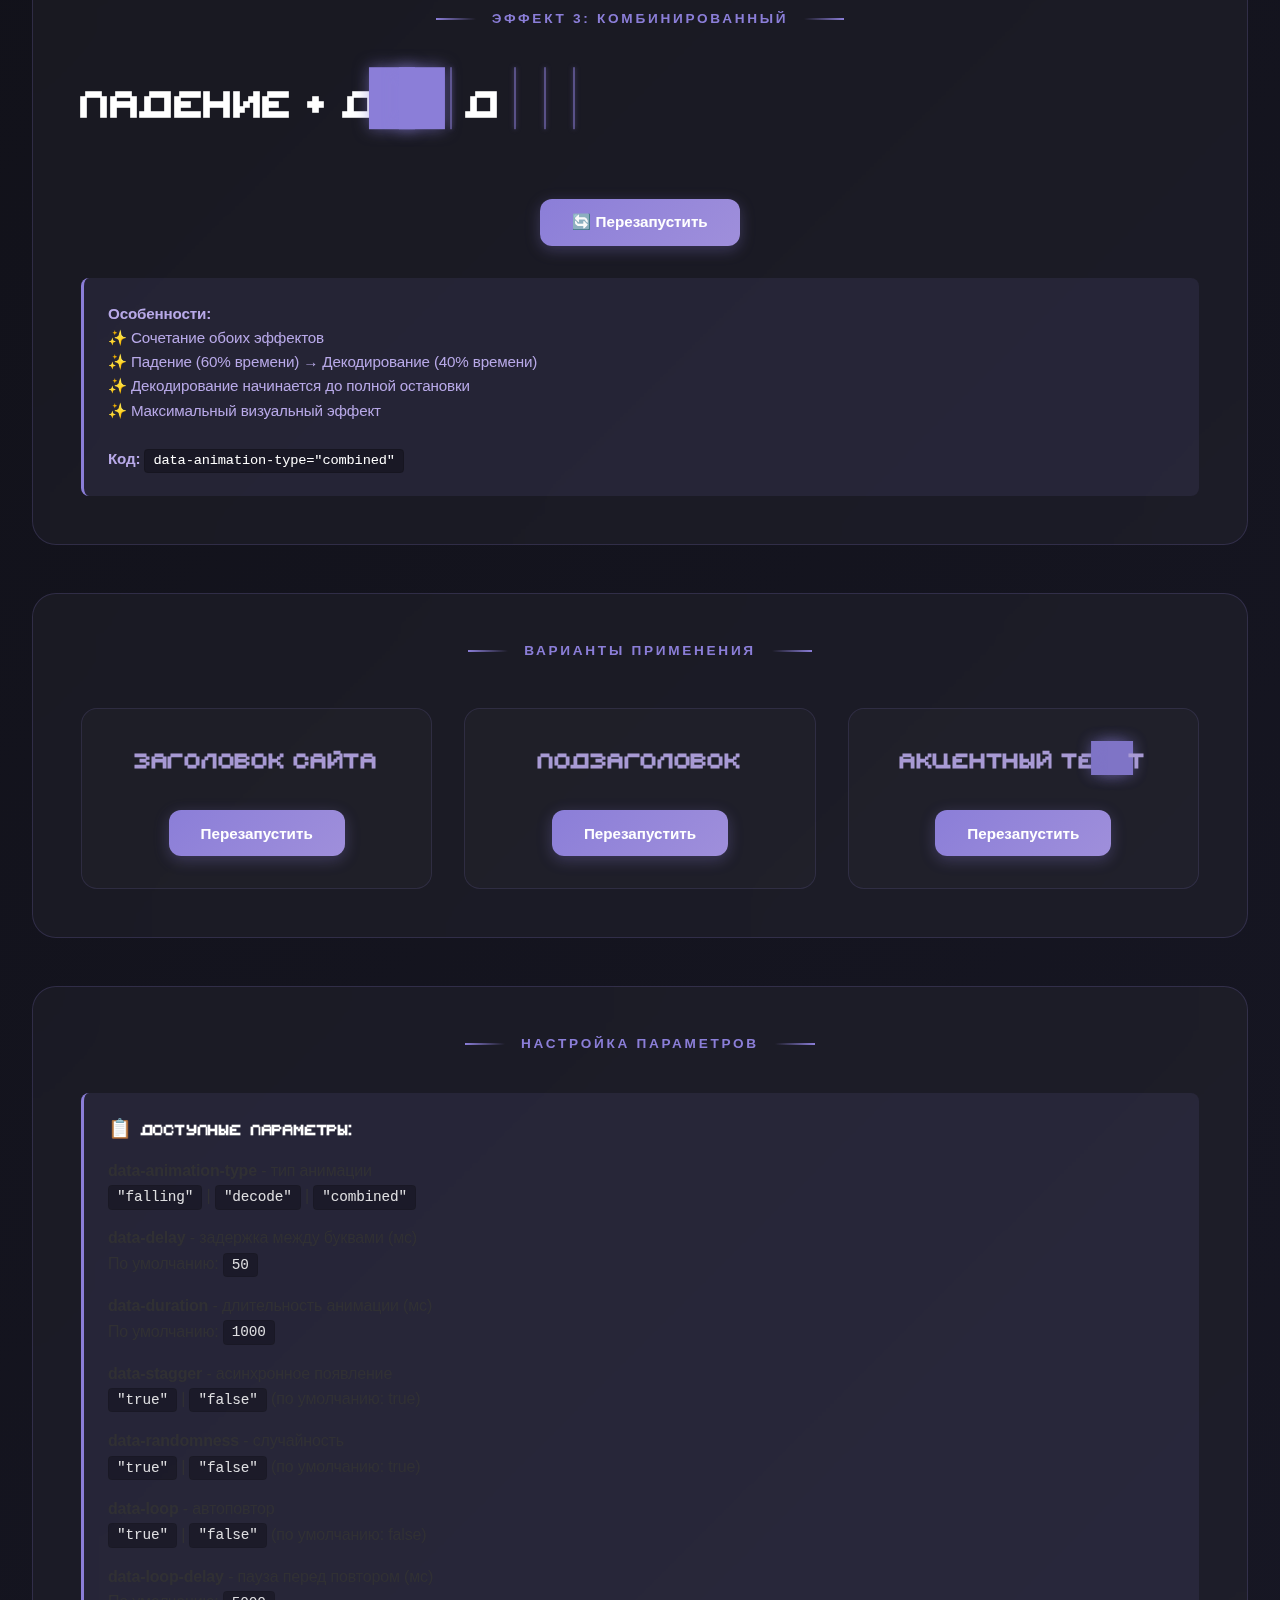
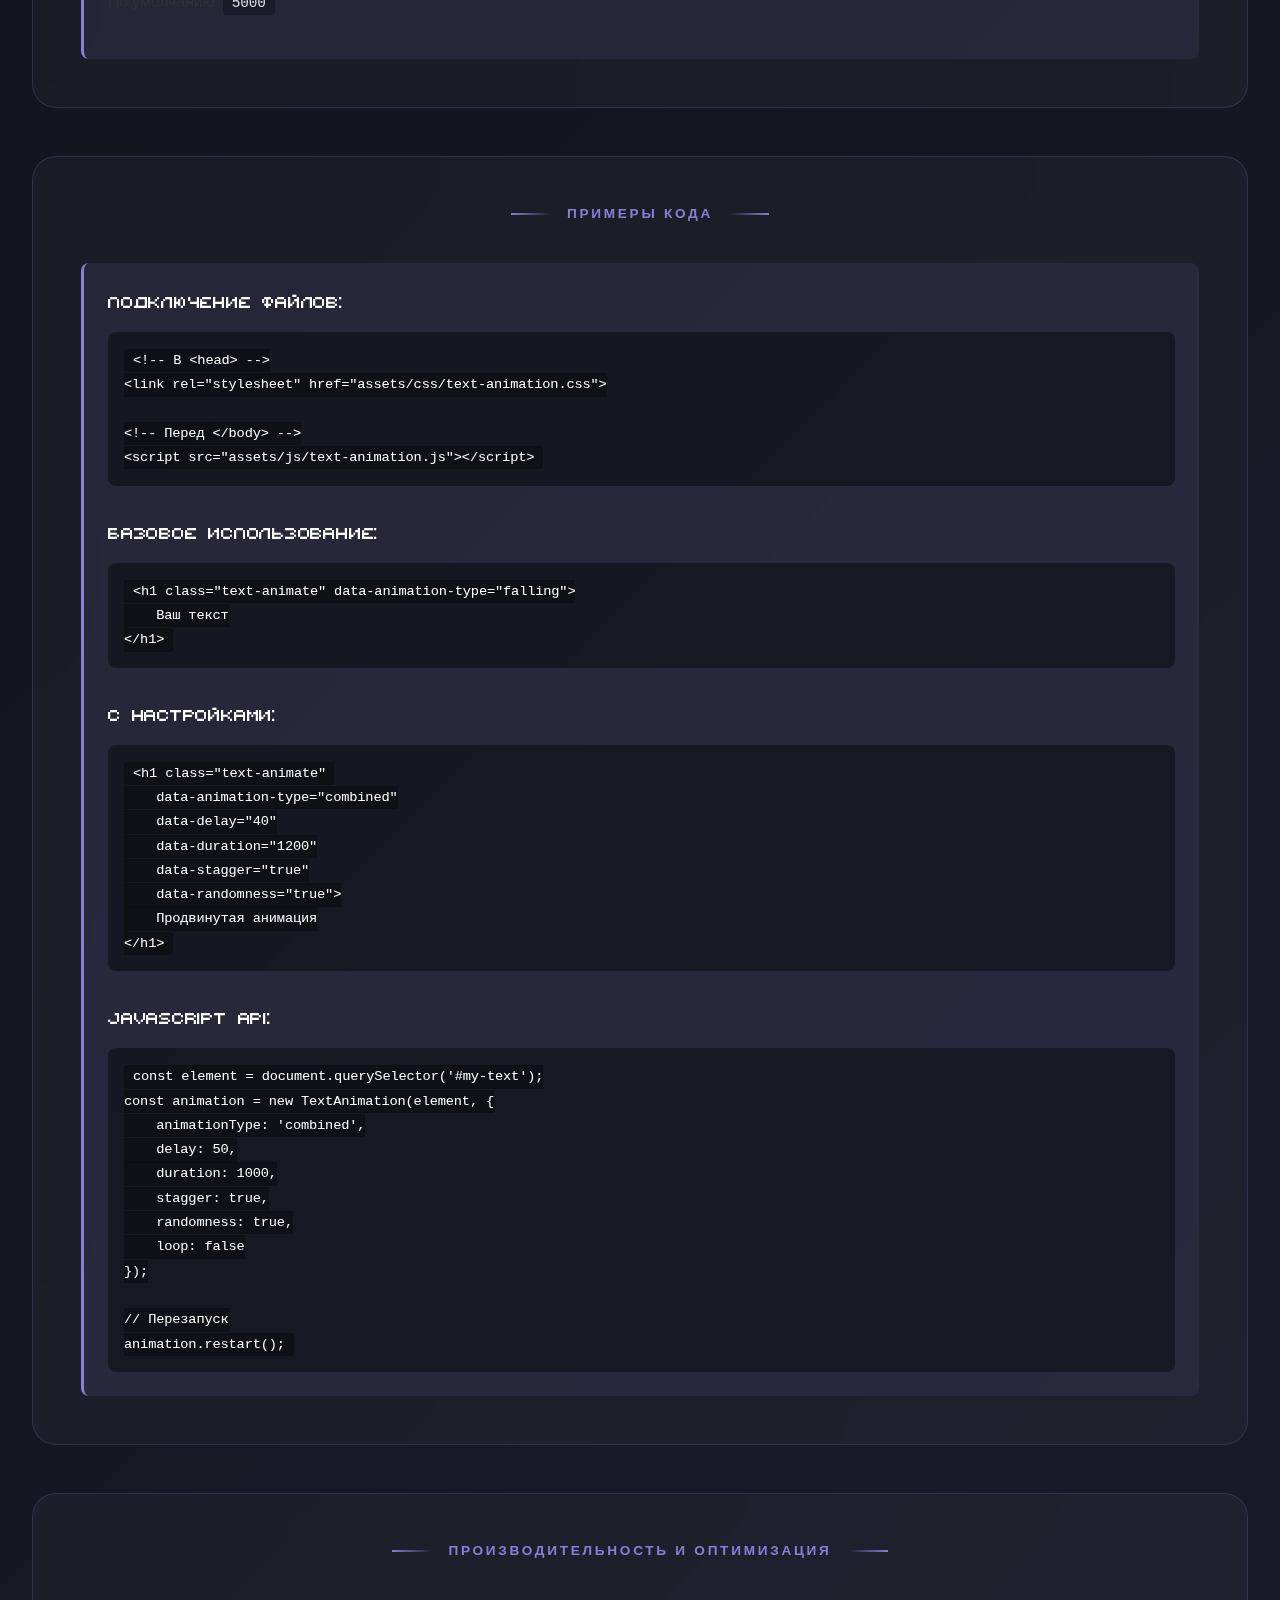
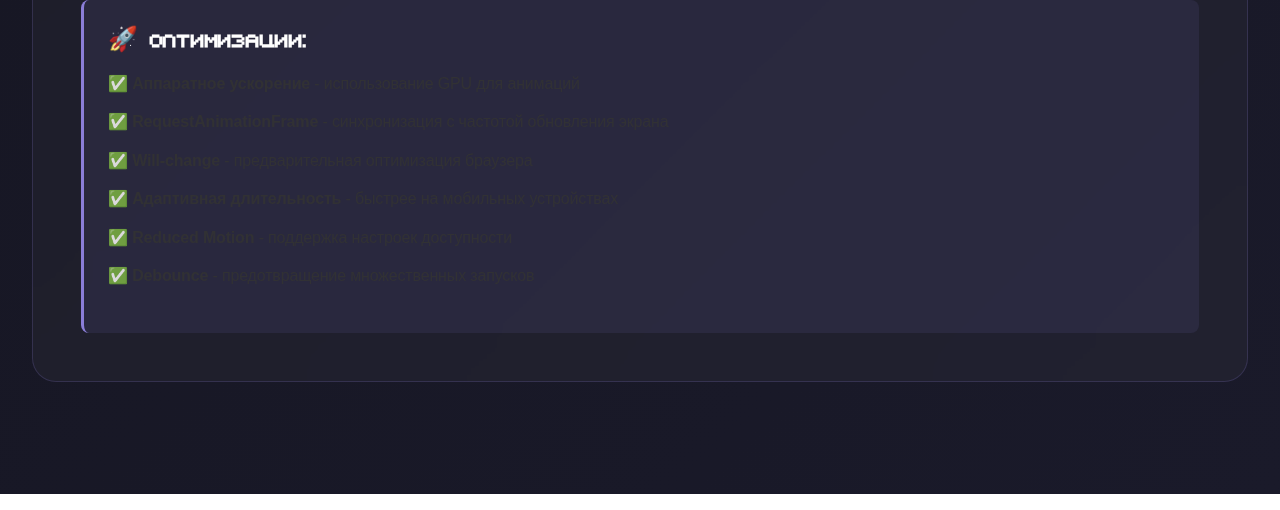
<file: text-animation-demo.html>
<!DOCTYPE html>
<html lang="ru">
<head>
    <meta charset="UTF-8">
    <meta name="viewport" content="width=device-width, initial-scale=1.0">
    <title>Демо анимации текста v2.0 | Глеб Чернов</title>
    
    <!-- Стили -->
    <link rel="stylesheet" href="assets/css/style.css">
    <link rel="stylesheet" href="assets/css/text-animation.css">
    
    <style>
        * {
            margin: 0;
            padding: 0;
            box-sizing: border-box;
        }
        
        body {
            background: linear-gradient(135deg, #0f0f15, #1a1a2a, #2a1f3a, #1a1a2a, #0f0f15);
            background-size: 400% 400%;
            animation: gradientShift 25s ease infinite;
            min-height: 100vh;
            font-family: 'Space Grotesk', -apple-system, BlinkMacSystemFont, 'Segoe UI', sans-serif;
            color: white;
            overflow-x: hidden;
        }
        
        @keyframes gradientShift {
            0%, 100% { background-position: 0% 50%; }
            50% { background-position: 100% 50%; }
        }
        
        /* Header */
        .demo-header {
            text-align: center;
            padding: 4rem 2rem 2rem;
            border-bottom: 1px solid rgba(255, 255, 255, 0.1);
            margin-bottom: 3rem;
        }
        
        .demo-header h1 {
            font-size: clamp(2rem, 6vw, 4rem);
            font-weight: 800;
            background: linear-gradient(135deg, #8B7ED8, #B8A9E8, #fff);
            -webkit-background-clip: text;
            background-clip: text;
            -webkit-text-fill-color: transparent;
            margin-bottom: 1rem;
        }
        
        .demo-header p {
            font-size: clamp(1rem, 2vw, 1.3rem);
            color: #B8A9E8;
            opacity: 0.8;
            max-width: 800px;
            margin: 0 auto;
        }
        
        /* Container */
        .demo-container {
            max-width: 1400px;
            margin: 0 auto;
            padding: 0 2rem 4rem;
        }
        
        /* Section */
        .demo-section {
            background: rgba(255, 255, 255, 0.03);
            backdrop-filter: blur(30px);
            border: 1px solid rgba(139, 126, 216, 0.2);
            border-radius: 24px;
            padding: 3rem;
            margin-bottom: 3rem;
            position: relative;
            overflow: hidden;
            transition: all 0.4s ease;
        }
        
        .demo-section::before {
            content: '';
            position: absolute;
            top: -50%;
            left: -50%;
            width: 200%;
            height: 200%;
            background: radial-gradient(circle, rgba(139, 126, 216, 0.05) 0%, transparent 70%);
            opacity: 0;
            transition: opacity 0.4s ease;
        }
        
        .demo-section:hover {
            border-color: rgba(139, 126, 216, 0.4);
            box-shadow: 0 8px 32px rgba(139, 126, 216, 0.15);
        }
        
        .demo-section:hover::before {
            opacity: 1;
        }
        
        /* Section Title */
        .section-title {
            font-size: 0.85rem;
            color: #8B7ED8;
            text-transform: uppercase;
            letter-spacing: 0.2em;
            margin-bottom: 2.5rem;
            font-weight: 700;
            display: flex;
            align-items: center;
            justify-content: center;
            gap: 1rem;
        }
        
        .section-title::before,
        .section-title::after {
            content: '';
            width: 40px;
            height: 2px;
            background: linear-gradient(90deg, transparent, #8B7ED8);
        }
        
        .section-title::before {
            background: linear-gradient(90deg, #8B7ED8, transparent);
        }
        
        /* Demo Text */
        .demo-text {
            font-size: clamp(1.5rem, 4vw, 3.5rem);
            font-weight: 700;
            color: white;
            margin-bottom: 2rem;
            line-height: 1.3;
        }
        
        .demo-subtitle {
            font-size: clamp(1rem, 2.5vw, 1.8rem);
            color: #B8A9E8;
            margin-bottom: 2rem;
            opacity: 0.9;
        }
        
        /* Controls */
        .demo-controls {
            display: flex;
            gap: 1rem;
            justify-content: center;
            flex-wrap: wrap;
            margin-top: 2rem;
            position: relative;
            z-index: 10;
        }
        
        .demo-button {
            padding: 0.9rem 2rem;
            background: linear-gradient(135deg, #8B7ED8, #9F8FDB);
            color: white;
            border: none;
            border-radius: 12px;
            cursor: pointer;
            font-size: 0.95rem;
            font-weight: 600;
            transition: all 0.3s cubic-bezier(0.4, 0, 0.2, 1);
            box-shadow: 0 4px 15px rgba(139, 126, 216, 0.3);
            position: relative;
            overflow: hidden;
        }
        
        .demo-button::before {
            content: '';
            position: absolute;
            top: 0;
            left: -100%;
            width: 100%;
            height: 100%;
            background: linear-gradient(90deg, transparent, rgba(255, 255, 255, 0.3), transparent);
            transition: left 0.5s ease;
        }
        
        .demo-button:hover {
            transform: translateY(-3px);
            box-shadow: 0 6px 25px rgba(139, 126, 216, 0.5);
        }
        
        .demo-button:hover::before {
            left: 100%;
        }
        
        .demo-button:active {
            transform: translateY(-1px);
        }
        
        /* Info Box */
        .info-box {
            background: rgba(139, 126, 216, 0.1);
            border-left: 3px solid #8B7ED8;
            border-radius: 8px;
            padding: 1.5rem;
            margin-top: 2rem;
            font-size: 0.95rem;
            line-height: 1.6;
            color: #B8A9E8;
        }
        
        .info-box code {
            background: rgba(0, 0, 0, 0.3);
            padding: 0.2rem 0.5rem;
            border-radius: 4px;
            font-family: 'Courier New', monospace;
            color: #fff;
        }
        
        /* Grid Layout */
        .demo-grid {
            display: grid;
            grid-template-columns: repeat(auto-fit, minmax(350px, 1fr));
            gap: 2rem;
            margin-top: 3rem;
        }
        
        .demo-grid-item {
            background: rgba(255, 255, 255, 0.02);
            border: 1px solid rgba(139, 126, 216, 0.15);
            border-radius: 16px;
            padding: 2rem;
            text-align: center;
        }
        
        /* Responsive */
        @media (max-width: 768px) {
            .demo-section {
                padding: 2rem 1.5rem;
            }
            
            .demo-header {
                padding: 3rem 1.5rem 1.5rem;
            }
            
            .demo-grid {
                grid-template-columns: 1fr;
                gap: 1.5rem;
            }
        }
    </style>
</head>
<body>
    <!-- Header -->
    <header class="demo-header">
        <h1>Система анимации текста v2.0</h1>
        <p>Продвинутая анимация с падающими буквами, эффектом декодирования и комбинированными эффектами</p>
    </header>

    <div class="demo-container">
        
        <!-- ЭФФЕКТ 1: ПАДАЮЩИЕ БУКВЫ -->
        <section class="demo-section">
            <div class="section-title">Эффект 1: Падающие буквы</div>
            
            <h2 class="demo-text text-animate" 
                data-animation-type="falling" 
                data-delay="40" 
                data-duration="1000"
                id="falling-text">
                Буквы падают с неба
            </h2>
            
            <div class="demo-controls">
                <button class="demo-button" onclick="restartAnimation('falling-text')">
                    🔄 Перезапустить
                </button>
            </div>
            
            <div class="info-box">
                <strong>Особенности:</strong><br>
                ✨ Каждая буква падает в свое время<br>
                ✨ Случайная высота падения от -350px до -250px<br>
                ✨ Размытие при падении для глубины<br>
                ✨ Плавное приземление с пружинным эффектом<br>
                <br>
                <strong>Код:</strong> <code>data-animation-type="falling"</code>
            </div>
        </section>

        <!-- ЭФФЕКТ 2: ДЕКОДИРОВАНИЕ -->
        <section class="demo-section">
            <div class="section-title">Эффект 2: Декодирование</div>
            
            <h2 class="demo-text text-animate" 
                data-animation-type="decode" 
                data-delay="35" 
                data-duration="800"
                id="decode-text">
                Линия → Блок → Текст
            </h2>
            
            <div class="demo-controls">
                <button class="demo-button" onclick="restartAnimation('decode-text')">
                    🔄 Перезапустить
                </button>
            </div>
            
            <div class="info-box">
                <strong>Особенности:</strong><br>
                ✨ Буквы появляются в случайном порядке<br>
                ✨ Три фазы: линия (100мс) → блок (120мс) → текст<br>
                ✨ Эффект свечения на блоке<br>
                ✨ Имитация декодирования данных<br>
                <br>
                <strong>Код:</strong> <code>data-animation-type="decode"</code>
            </div>
        </section>

        <!-- ЭФФЕКТ 3: КОМБИНИРОВАННЫЙ -->
        <section class="demo-section">
            <div class="section-title">Эффект 3: Комбинированный</div>
            
            <h2 class="demo-text text-animate" 
                data-animation-type="combined" 
                data-delay="45" 
                data-duration="1200"
                id="combined-text">
                Падение + Декодирование
            </h2>
            
            <div class="demo-controls">
                <button class="demo-button" onclick="restartAnimation('combined-text')">
                    🔄 Перезапустить
                </button>
            </div>
            
            <div class="info-box">
                <strong>Особенности:</strong><br>
                ✨ Сочетание обоих эффектов<br>
                ✨ Падение (60% времени) → Декодирование (40% времени)<br>
                ✨ Декодирование начинается до полной остановки<br>
                ✨ Максимальный визуальный эффект<br>
                <br>
                <strong>Код:</strong> <code>data-animation-type="combined"</code>
            </div>
        </section>

        <!-- ВАРИАНТЫ ПРИМЕНЕНИЯ -->
        <section class="demo-section">
            <div class="section-title">Варианты применения</div>
            
            <div class="demo-grid">
                <!-- Пример 1 -->
                <div class="demo-grid-item">
                    <h3 class="demo-subtitle text-animate" 
                        data-animation-type="falling" 
                        data-delay="30"
                        data-duration="800"
                        id="example-1">
                        Заголовок сайта
                    </h3>
                    <button class="demo-button" onclick="restartAnimation('example-1')">
                        Перезапустить
                    </button>
                </div>
                
                <!-- Пример 2 -->
                <div class="demo-grid-item">
                    <h3 class="demo-subtitle text-animate" 
                        data-animation-type="decode" 
                        data-delay="25"
                        data-duration="700"
                        id="example-2">
                        Подзаголовок
                    </h3>
                    <button class="demo-button" onclick="restartAnimation('example-2')">
                        Перезапустить
                    </button>
                </div>
                
                <!-- Пример 3 -->
                <div class="demo-grid-item">
                    <h3 class="demo-subtitle text-animate" 
                        data-animation-type="combined" 
                        data-delay="35"
                        data-duration="1000"
                        id="example-3">
                        Акцентный текст
                    </h3>
                    <button class="demo-button" onclick="restartAnimation('example-3')">
                        Перезапустить
                    </button>
                </div>
            </div>
        </section>

        <!-- НАСТРОЙКИ ПАРАМЕТРОВ -->
        <section class="demo-section">
            <div class="section-title">Настройка параметров</div>
            
            <div class="info-box" style="text-align: left;">
                <h3 style="color: #fff; margin-bottom: 1rem; font-size: 1.2rem;">📋 Доступные параметры:</h3>
                
                <p style="margin-bottom: 1rem;">
                    <strong>data-animation-type</strong> - тип анимации<br>
                    <code>"falling"</code> | <code>"decode"</code> | <code>"combined"</code>
                </p>
                
                <p style="margin-bottom: 1rem;">
                    <strong>data-delay</strong> - задержка между буквами (мс)<br>
                    По умолчанию: <code>50</code>
                </p>
                
                <p style="margin-bottom: 1rem;">
                    <strong>data-duration</strong> - длительность анимации (мс)<br>
                    По умолчанию: <code>1000</code>
                </p>
                
                <p style="margin-bottom: 1rem;">
                    <strong>data-stagger</strong> - асинхронное появление<br>
                    <code>"true"</code> | <code>"false"</code> (по умолчанию: true)
                </p>
                
                <p style="margin-bottom: 1rem;">
                    <strong>data-randomness</strong> - случайность<br>
                    <code>"true"</code> | <code>"false"</code> (по умолчанию: true)
                </p>
                
                <p style="margin-bottom: 1rem;">
                    <strong>data-loop</strong> - автоповтор<br>
                    <code>"true"</code> | <code>"false"</code> (по умолчанию: false)
                </p>
                
                <p>
                    <strong>data-loop-delay</strong> - пауза перед повтором (мс)<br>
                    По умолчанию: <code>5000</code>
                </p>
            </div>
        </section>

        <!-- ПРИМЕРЫ КОДА -->
        <section class="demo-section">
            <div class="section-title">Примеры кода</div>
            
            <div class="info-box" style="text-align: left;">
                <h4 style="color: #fff; margin-bottom: 1rem;">Подключение файлов:</h4>
                <pre style="background: rgba(0,0,0,0.4); padding: 1rem; border-radius: 8px; overflow-x: auto;"><code>&lt;!-- В &lt;head&gt; --&gt;
&lt;link rel="stylesheet" href="assets/css/text-animation.css"&gt;

&lt;!-- Перед &lt;/body&gt; --&gt;
&lt;script src="assets/js/text-animation.js"&gt;&lt;/script&gt;</code></pre>

                <h4 style="color: #fff; margin: 2rem 0 1rem;">Базовое использование:</h4>
                <pre style="background: rgba(0,0,0,0.4); padding: 1rem; border-radius: 8px; overflow-x: auto;"><code>&lt;h1 class="text-animate" data-animation-type="falling"&gt;
    Ваш текст
&lt;/h1&gt;</code></pre>

                <h4 style="color: #fff; margin: 2rem 0 1rem;">С настройками:</h4>
                <pre style="background: rgba(0,0,0,0.4); padding: 1rem; border-radius: 8px; overflow-x: auto;"><code>&lt;h1 class="text-animate" 
    data-animation-type="combined"
    data-delay="40"
    data-duration="1200"
    data-stagger="true"
    data-randomness="true"&gt;
    Продвинутая анимация
&lt;/h1&gt;</code></pre>

                <h4 style="color: #fff; margin: 2rem 0 1rem;">JavaScript API:</h4>
                <pre style="background: rgba(0,0,0,0.4); padding: 1rem; border-radius: 8px; overflow-x: auto;"><code>const element = document.querySelector('#my-text');
const animation = new TextAnimation(element, {
    animationType: 'combined',
    delay: 50,
    duration: 1000,
    stagger: true,
    randomness: true,
    loop: false
});

// Перезапуск
animation.restart();</code></pre>
            </div>
        </section>

        <!-- ПРОИЗВОДИТЕЛЬНОСТЬ -->
        <section class="demo-section">
            <div class="section-title">Производительность и оптимизация</div>
            
            <div class="info-box" style="text-align: left;">
                <h3 style="color: #fff; margin-bottom: 1rem;">🚀 Оптимизации:</h3>
                
                <p style="margin-bottom: 0.8rem;">
                    ✅ <strong>Аппаратное ускорение</strong> - использование GPU для анимаций
                </p>
                <p style="margin-bottom: 0.8rem;">
                    ✅ <strong>RequestAnimationFrame</strong> - синхронизация с частотой обновления экрана
                </p>
                <p style="margin-bottom: 0.8rem;">
                    ✅ <strong>Will-change</strong> - предварительная оптимизация браузера
                </p>
                <p style="margin-bottom: 0.8rem;">
                    ✅ <strong>Адаптивная длительность</strong> - быстрее на мобильных устройствах
                </p>
                <p style="margin-bottom: 0.8rem;">
                    ✅ <strong>Reduced Motion</strong> - поддержка настроек доступности
                </p>
                <p>
                    ✅ <strong>Debounce</strong> - предотвращение множественных запусков
                </p>
            </div>
        </section>

    </div>

    <!-- Scripts -->
    <script src="assets/js/text-animation.js"></script>
    
    <script>
        // Функция перезапуска анимации для отдельного элемента
        function restartAnimation(elementId) {
            const element = document.getElementById(elementId);
            if (!element) return;
            
            // Создаем новый экземпляр анимации
            const type = element.dataset.animationType || 'falling';
            const delay = parseInt(element.dataset.delay) || 50;
            const duration = parseInt(element.dataset.duration) || 1000;
            const stagger = element.dataset.stagger !== 'false';
            const randomness = element.dataset.randomness !== 'false';
            
            new TextAnimation(element, {
                animationType: type,
                delay: delay,
                duration: duration,
                stagger: stagger,
                randomness: randomness,
                autoStart: true,
                loop: false
            });
        }
        
        // Сохраняем ссылки на кнопки для предотвращения спама
        document.querySelectorAll('.demo-button').forEach(button => {
            button.addEventListener('click', function() {
                this.disabled = true;
                setTimeout(() => {
                    this.disabled = false;
                }, 2000);
            });
        });
    </script>
</body>
</html>
</file>
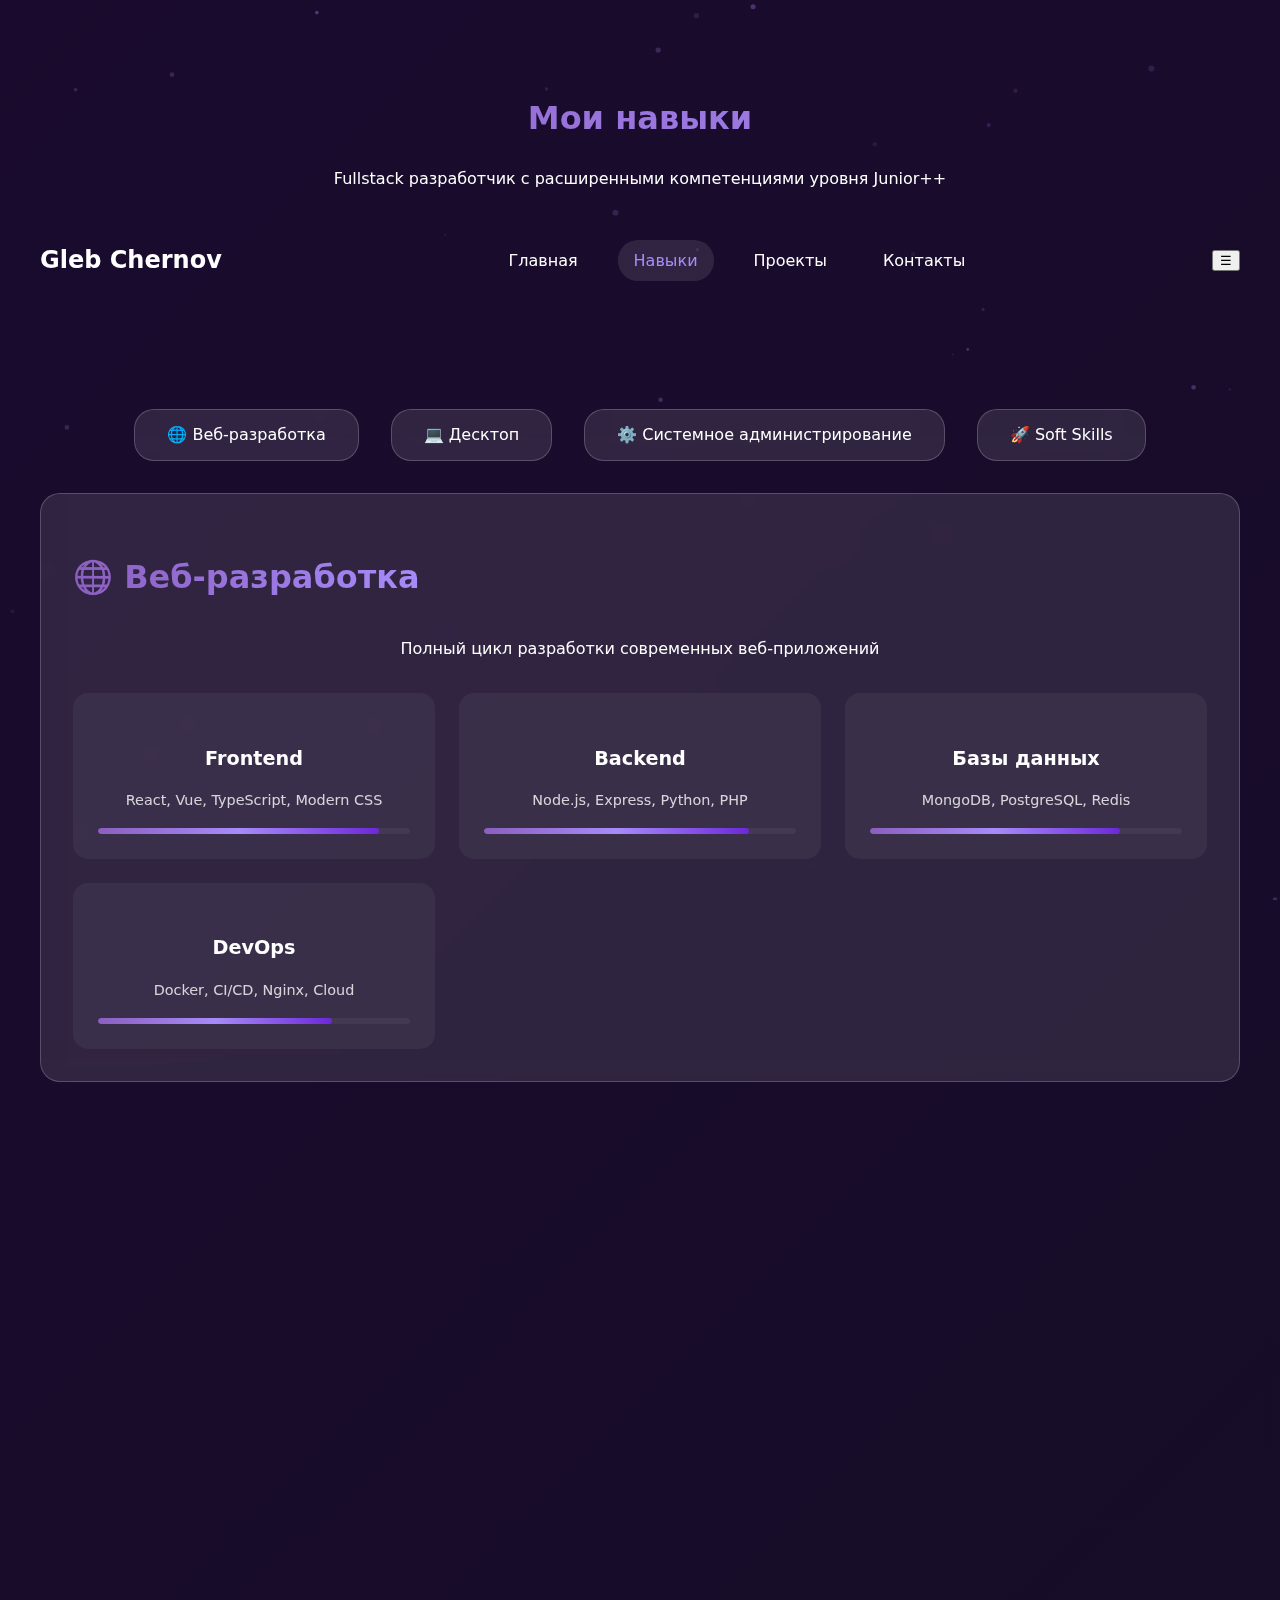
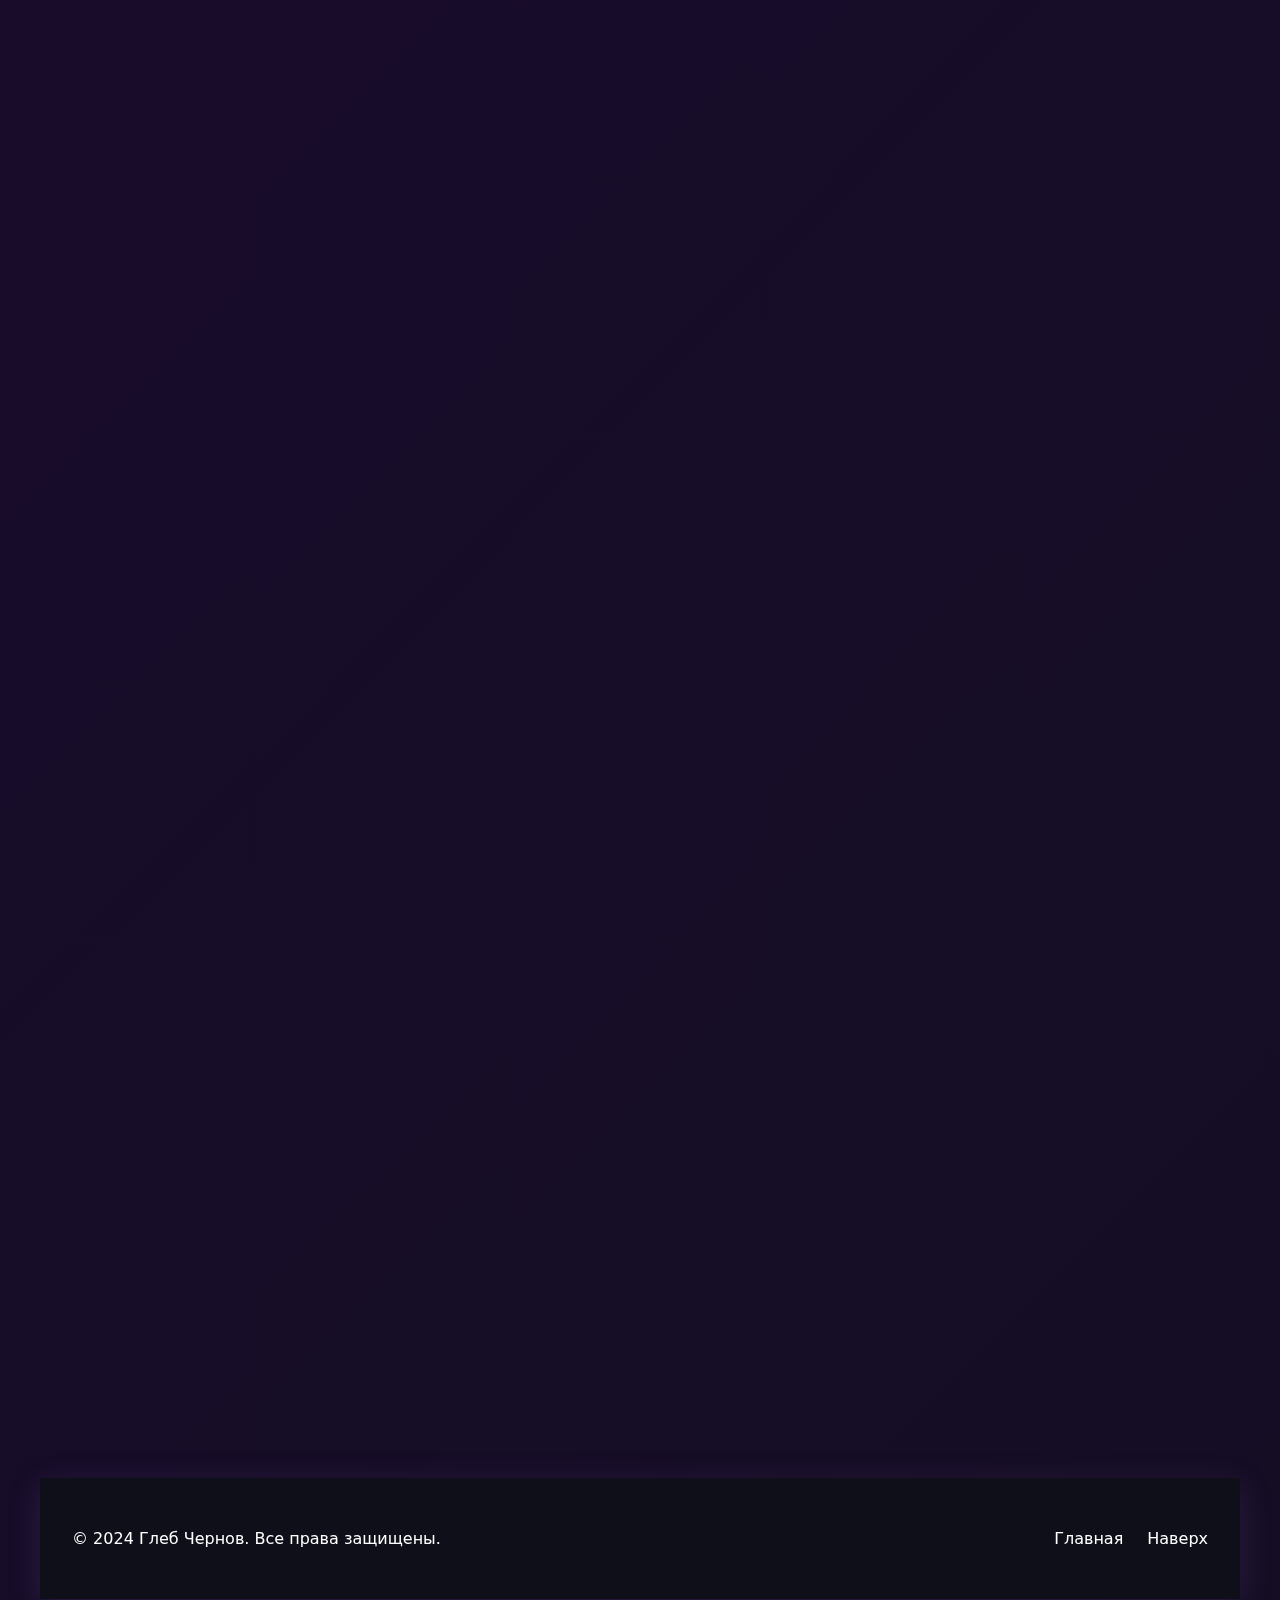
<file: portfolio_project/skills.html>
<!DOCTYPE html>
<html lang="ru">
<head>
    <meta charset="UTF-8">
    <meta name="viewport" content="width=device-width, initial-scale=1.0">
    <title>Навыки | Глеб Чернов - Fullstack разработчик</title>
    <meta name="description" content="Полный стек навыков Fullstack разработчика: веб-разработка, десктоп приложения, системное администрирование">
    <link rel="stylesheet" href="assets/css/style.css">
</head>
<body>
    <div class="glass-container">
        <header class="hero">
            <h1 class="animated-gradient-text">Мои навыки</h1>
            <p class="subtitle">Fullstack разработчик с расширенными компетенциями уровня Junior++</p>
            
            <!-- Enhanced Navigation -->
            <nav class="neo-nav" aria-label="Основная навигация">
                <div class="nav-container">
                    <a href="index.html" class="neo-logo">Gleb Chernov</a>
                    <ul class="neo-nav__list">
                        <li class="neo-nav__item"><a href="index.html" class="neo-nav__link">Главная</a></li>
                        <li class="neo-nav__item"><a href="skills.html" class="neo-nav__link neo-nav__link--active">Навыки</a></li>
                        <li class="neo-nav__item"><a href="projects.html" class="neo-nav__link">Проекты</a></li>
                        <li class="neo-nav__item">
                            <a href="#contacts" class="neo-nav__link">Контакты</a>
                        </li>
                    </ul>
                </div>
            </nav>
        </header>

        <!-- Quick Navigation -->
        <nav class="anchor-nav" style="display: flex; gap: 1rem; flex-wrap: wrap; justify-content: center; margin: 2rem 0;">
            <a href="#web" class="glass-button">🌐 Веб-разработка</a>
            <a href="#desktop" class="glass-button">💻 Десктоп</a>
            <a href="#sysadmin" class="glass-button">⚙️ Системное администрирование</a>
            <a href="#soft-skills" class="glass-button">🚀 Soft Skills</a>
        </nav>

        <!-- Веб-разработка -->
        <section id="web" class="skills-category gradient-border">
            <h2 class="section-title animated-gradient-text anchor-link">🌐 Веб-разработка</h2>
            <p style="text-align: center; margin-bottom: 2rem;">Полный цикл разработки современных веб-приложений</p>
            
            <div class="skill-items">
                <div class="skill-item">
                    <h4>Frontend</h4>
                    <p>React, Vue, TypeScript, Modern CSS</p>
                    <div class="skill-level"><div class="skill-level-bar" style="width: 90%"></div></div>
                </div>
                <div class="skill-item">
                    <h4>Backend</h4>
                    <p>Node.js, Express, Python, PHP</p>
                    <div class="skill-level"><div class="skill-level-bar" style="width: 85%"></div></div>
                </div>
                <div class="skill-item">
                    <h4>Базы данных</h4>
                    <p>MongoDB, PostgreSQL, Redis</p>
                    <div class="skill-level"><div class="skill-level-bar" style="width: 80%"></div></div>
                </div>
                <div class="skill-item">
                    <h4>DevOps</h4>
                    <p>Docker, CI/CD, Nginx, Cloud</p>
                    <div class="skill-level"><div class="skill-level-bar" style="width: 75%"></div></div>
                </div>
            </div>
        </section>

        <!-- Десктоп разработка -->
        <section id="desktop" class="skills-category gradient-border">
            <h2 class="section-title animated-gradient-text anchor-link">💻 Десктоп разработка</h2>
            <p style="text-align: center; margin-bottom: 2rem;">Создание нативных приложений для Windows</p>
            
            <div class="skill-items">
                <div class="skill-item">
                    <h4>C# / .NET</h4>
                    <p>WPF, WinForms, .NET Core</p>
                    <div class="skill-level"><div class="skill-level-bar" style="width: 80%"></div></div>
                </div>
                <div class="skill-item">
                    <h4>Electron</h4>
                    <p>Кроссплатформенные приложения</p>
                    <div class="skill-level"><div class="skill-level-bar" style="width: 85%"></div></div>
                </div>
                <div class="skill-item">
                    <h4>C++</h4>
                    <p>Высокопроизводительные приложения</p>
                    <div class="skill-level"><div class="skill-level-bar" style="width: 70%"></div></div>
                </div>
                <div class="skill-item">
                    <h4>Java</h4>
                    <p>Swing, JavaFX, Desktop Apps</p>
                    <div class="skill-level"><div class="skill-level-bar" style="width: 65%"></div></div>
                </div>
            </div>
        </section>

        <!-- Системное администрирование -->
        <section id="sysadmin" class="skills-category gradient-border">
            <h2 class="section-title animated-gradient-text anchor-link">⚙️ Системное администрирование</h2>
            <p style="text-align: center; margin-bottom: 2rem;">Обеспечение стабильной работы IT-инфраструктуры</p>
            
            <div class="skill-items">
                <div class="skill-item">
                    <h4>Windows Server</h4>
                    <p>AD, DNS, DHCP, Group Policy</p>
                    <div class="skill-level"><div class="skill-level-bar" style="width: 75%"></div></div>
                </div>
                <div class="skill-item">
                    <h4>Linux</h4>
                    <p>Ubuntu, CentOS, Bash, Shell</p>
                    <div class="skill-level"><div class="skill-level-bar" style="width: 70%"></div></div>
                </div>
                <div class="skill-item">
                    <h4>Сети</h4>
                    <p>TCP/IP, VPN, Firewalls, Routing</p>
                    <div class="skill-level"><div class="skill-level-bar" style="width: 65%"></div></div>
                </div>
                <div class="skill-item">
                    <h4>Виртуализация</h4>
                    <p>Hyper-V, VMware, VirtualBox</p>
                    <div class="skill-level"><div class="skill-level-bar" style="width: 70%"></div></div>
                </div>
            </div>
        </section>

        <!-- Soft Skills -->
        <section id="soft-skills" class="skills-category gradient-border">
            <h2 class="section-title animated-gradient-text anchor-link">🚀 Профессиональные навыки</h2>
            <p style="text-align: center; margin-bottom: 2rem;">Компетенции уровня Junior++</p>
            
            <div class="skill-items">
                <div class="skill-item">
                    <h4>Архитектура</h4>
                    <p>Проектирование систем, паттерны, SOLID</p>
                    <div class="skill-level"><div class="skill-level-bar" style="width: 80%"></div></div>
                </div>
                <div class="skill-item">
                    <h4>Оптимизация</h4>
                    <p>Производительность, безопасность, SEO</p>
                    <div class="skill-level"><div class="skill-level-bar" style="width: 75%"></div></div>
                </div>
                <div class="skill-item">
                    <h4>Командная работа</h4>
                    <p>Git, Code Review, Agile, Scrum</p>
                    <div class="skill-level"><div class="skill-level-bar" style="width: 85%"></div></div>
                </div>
                <div class="skill-item">
                    <h4>Проектирование</h4>
                    <p>UML, ER-диаграммы, техническая документация</p>
                    <div class="skill-level"><div class="skill-level-bar" style="width: 70%"></div></div>
                </div>
            </div>
        </section>

        <footer class="neo-footer">
            <div class="footer-content">
                <div class="footer-info">
                    <p>&copy; 2024 Глеб Чернов. Все права защищены.</p>
                </div>
                <div class="footer-links">
                    <a href="index.html">Главная</a>
                    <a href="#top">Наверх</a>
                </div>
            </div>
        </footer>
    </div>

    <script src="assets/js/main.js"></script>
</body>
</html>
</file>
<file: assets/css/style.css>
/* ==== FONT LOADING ==== */

@font-face {
    font-family: 'Minecraft';
    src: url('../fonts/minecraft.ttf') format('truetype');
    font-weight: normal;
    font-style: normal;
    font-display: swap;
}


/* CSS Variables for Enhanced Purple Theme with Smooth Animations */
:root {
    /* Enhanced Color Palette - Purple Focus */
    --color-bg: #0a0a0f;
    --color-surface: rgba(255, 255, 255, 0.02);
    --color-glass: rgba(255, 255, 255, 0.06);
    --color-border: rgba(255, 255, 255, 0.12);
    --color-text: #ffffff;
    
    /* Soft Purple Spectrum */
    --color-primary: #8B7ED8;
    --color-primary-light: #B8A9E8;
    --color-primary-dark: #6B5B9A;
    --color-primary-soft: #D4C7F0;
    --color-primary-glow: #9B8BC8;
    
    /* Muted Purple Accents */
    --color-accent: #B8A9E8;
    --color-accent-light: #E8E0F5;
    --color-accent-dark: #7A6BA8;
    --color-accent-glow: #D4C7F0;
    
    /* Soft Blue Accents */
    --color-secondary: #9B8BC8;
    --color-secondary-light: #B8A9E8;
    
    /* Soft Purple Gradients */
    --gradient-primary: linear-gradient(135deg, var(--color-primary), var(--color-accent), var(--color-primary-light));
    --gradient-bg: linear-gradient(135deg, #0f0f15, #1a1a2a, #2a1f3a, #1a1a2a);
    --gradient-holographic: linear-gradient(125deg, transparent 20%, rgba(184, 169, 232, 0.15) 40%, rgba(155, 139, 200, 0.15) 60%, transparent 80%);
    --gradient-neo: linear-gradient(145deg, rgba(255,255,255,0.05), rgba(255,255,255,0.02));
    --gradient-neo-inset: linear-gradient(145deg, rgba(0,0,0,0.1), rgba(255,255,255,0.03));
    --gradient-glow: radial-gradient(circle at center, rgba(184, 169, 232, 0.05) 0%, transparent 70%);
    --gradient-display: linear-gradient(135deg, #1a1a2a, #1f1f35, #0f0f15);
    
    /* Soft Neomorphism Shadows */
    --shadow-neo-light: 6px 6px 12px rgba(0, 0, 0, 0.2), -6px -6px 12px rgba(255, 255, 255, 0.03);
    --shadow-neo-dark: inset 6px 6px 12px rgba(0, 0, 0, 0.2), inset -6px -6px 12px rgba(255, 255, 255, 0.03);
    --shadow-glass: 0 6px 24px 0 rgba(155, 139, 200, 0.15);
    --shadow-glow: 0 0 20px rgba(155, 139, 200, 0.2);
    --shadow-hover: 0 15px 35px rgba(155, 139, 200, 0.25);
    --shadow-bento: 0 3px 15px rgba(0, 0, 0, 0.08), 0 1px 2px rgba(0, 0, 0, 0.05);
    
    /* Typography */
    --font-primary: 'Inter', 'Segoe UI', system-ui, sans-serif;
    --font-display: 'Space Grotesk', 'Inter', sans-serif;
    --font-mono: 'JetBrains Mono', 'Courier New', monospace;
    --font-design: 'Minecraft', 'Space Grotesk', sans-serif;
    --font-gaming: 'JetBrains Mono', monospace;
    --font-creative: 'Space Grotesk', sans-serif;
    
    /* Sizes */
    --border-radius: 24px;
    --border-radius-small: 12px;
    --border-radius-large: 32px;
    --blur-intensity: blur(20px);
    --blur-strong: blur(40px);
}

/* THEME: DARK (inherits from :root, no need to redeclare) */

/* THEME: LIGHT */
.theme-light {
    /* Warm orange/peach base for all light backgrounds - further darkened for better eye comfort */
    --color-bg: #E8D5C4; /* even darker peach for better eye comfort */
    --color-surface: rgba(255, 138, 101, 0.06);
    --color-glass: rgba(255, 138, 101, 0.08);
    --color-border: rgba(255, 138, 101, 0.35);
    --color-text: #1a1614;
    /* Peach/Orange primary */
    --color-primary: #FF8A65; /* peach */
    --color-primary-light: #FFC1A6;
    --color-primary-dark: #E57350;
    --color-primary-soft: #FFD9C9;
    --color-primary-glow: #FFB38F;
    --color-accent: #FF8A65;
    --color-accent-light: #FFC1A6;
    --color-accent-dark: #D96542;
    --color-accent-glow: #FFD9C9;
    --color-secondary: #FF9E80;
    --color-secondary-light: #FFD0BD;
    /* Gradients tuned to orange */
    --gradient-primary: linear-gradient(135deg, var(--color-primary), var(--color-accent), var(--color-primary-light));
    --gradient-bg: linear-gradient(135deg, #F0E6D8, #E8D5C4, #E0C8B8, #F0E6D8);
    --gradient-holographic: linear-gradient(125deg, transparent 20%, rgba(255, 138, 101, 0.14) 40%, rgba(255, 193, 166, 0.14) 60%, transparent 80%);
    --gradient-neo: linear-gradient(145deg, rgba(255, 138, 101, 0.08), rgba(255, 193, 166, 0.06));
    --gradient-neo-inset: linear-gradient(145deg, rgba(255, 138, 101, 0.12), rgba(255,255,255,0.55));
    --gradient-glow: radial-gradient(circle at center, rgba(255, 138, 101, 0.12) 0%, transparent 70%);
    --gradient-display: linear-gradient(135deg, #FFF2EA, #FFEDE4, #FFE6DA);
    /* Shadows */
    --shadow-neo-light: 6px 6px 12px rgba(255, 138, 101, 0.08), -6px -6px 12px rgba(255, 255, 255, 0.8);
    --shadow-neo-dark: inset 6px 6px 12px rgba(255, 138, 101, 0.12), inset -6px -6px 12px rgba(255, 255, 255, 0.6);
    --shadow-glass: 0 6px 24px 0 rgba(255, 138, 101, 0.12);
    --shadow-glow: 0 0 20px rgba(255, 138, 101, 0.22);
    --shadow-hover: 0 15px 35px rgba(255, 138, 101, 0.18);
    --shadow-bento: 0 3px 15px rgba(255, 138, 101, 0.1), 0 1px 2px rgba(255, 138, 101, 0.08);
}

/* Theme application to body */
body.theme-dark, body.theme-light {
    background: var(--gradient-bg);
    color: var(--color-text);
}

/* Smooth theme transitions */
html, body,
.floating-card,
.glass-button,
.skill-item,
.contact-card,
.info-card,
.neo-nav,
.neo-nav__list,
.display-screen,
input.form-input, textarea.form-textarea, select.form-input {
    transition: background 0.35s ease, color 0.35s ease, border-color 0.35s ease, box-shadow 0.35s ease;
}

/* Theme toggle integrated with navigation */
.theme-toggle {
    position: relative;
    width: 50px;
    height: 26px;
    border-radius: 999px;
    background: var(--gradient-neo);
    border: 1px solid var(--color-border);
    backdrop-filter: var(--blur-intensity);
    box-shadow: var(--shadow-bento);
    z-index: 1001;
    display: flex;
    align-items: center;
    padding: 0 6px;
    cursor: pointer;
    transition: transform 0.3s ease, box-shadow 0.3s ease, background 0.3s ease;
    margin-right: 0.75rem;
    flex-shrink: 0;
}
.theme-toggle:hover { 
    box-shadow: var(--shadow-hover); 
}
.theme-toggle__thumb {
    width: 20px;
    height: 20px;
    border-radius: 50%;
    background: linear-gradient(135deg, #FFD27D, #FFB547);
    box-shadow: 0 2px 8px rgba(0,0,0,0.25), inset 0 -1px 2px rgba(0,0,0,0.1);
    transform: translateX(0);
    transition: transform 0.4s cubic-bezier(0.23, 1, 0.32, 1), background 0.4s ease;
    position: relative;
    display: flex;
    align-items: center;
    justify-content: center;
}
.theme-toggle__icon {
    position: absolute;
    inset: 0;
    display: flex;
    align-items: center;
    justify-content: center;
    font-size: 12px;
    color: #333;
    transition: opacity 0.3s ease;
    font-weight: bold;
}
.theme-toggle__icon--sun { opacity: 1; }
.theme-toggle__icon--moon { opacity: 0; }

/* When dark → show moon on right */
body.theme-dark .theme-toggle__thumb {
    transform: translateX(24px);
    background: linear-gradient(135deg, #B8C1FF, #6B7CFF);
}
body.theme-dark .theme-toggle__icon--sun { opacity: 0; }
body.theme-dark .theme-toggle__icon--moon { opacity: 1; }

/* Mobile theme toggle integrated with nav */
@media (max-width: 768px) {
    .theme-toggle { 
        width: 44px;
        height: 22px;
        position: relative;
        margin-right: 0.5rem;
        flex-shrink: 0;
        padding: 0 4px;
    }
    
    .theme-toggle__thumb {
        width: 16px;
        height: 16px;
    }
    
    .theme-toggle__thumb {
        transform: translateX(2px);
    }
    
    body.theme-dark .theme-toggle__thumb {
        transform: translateX(22px);
    }
    
    .theme-toggle__icon {
        font-size: 10px;
    }
}


/* === Light theme component refinements === */
.theme-light .neo-nav {
    background: rgba(255, 236, 225, 0.9);
}
.theme-light .neo-nav__list {
    background: rgba(255, 240, 232, 0.98);
}

/* Light theme logo */
.theme-light .neo-logo {
    background: rgba(255, 138, 101, 0.1);
    border-color: rgba(255, 138, 101, 0.3);
    color: #1a1614;
}

.theme-light .neo-logo:hover {
    background: #FF8A65;
    color: white;
    border-color: #FF8A65;
}
.theme-light .pov-bg {
    filter: blur(1px) brightness(1) saturate(0.9);
    opacity: 0.35;
}
.theme-light .floating-card,
.theme-light .project-logo-container,
.theme-light .aspiration-card,
.theme-light .skill-item,
.theme-light .contact-card,
.theme-light .pricing-card,
.theme-light .contact-form,
.theme-light .modal-content {
    background: var(--gradient-neo);
    border: 1px solid var(--color-border);
    box-shadow: var(--shadow-bento);
}
.theme-light .feature-item,
.theme-light .benefit-item {
    background: rgba(255, 138, 101, 0.06);
}
.theme-light .form-input,
.theme-light .form-textarea {
    background: rgba(255, 138, 101, 0.06);
    color: var(--color-text);
}
.theme-light .form-input::placeholder,
.theme-light .form-textarea::placeholder {
    color: rgba(0, 0, 0, 0.5);
}
.theme-light .project-tech .tech,
.theme-light .tech {
    color: #fff;
}
.theme-light .project-image .status-badge,
.theme-light .featured-badge {
    color: #fff;
}
.theme-light .contact-card img {
    filter: none;
}
.theme-light .feature-icon img,
.theme-light .benefit-icon img,
.theme-light .advantage-icon img {
    filter: brightness(0) saturate(100%) invert(14%) sepia(10%) saturate(1112%) hue-rotate(212deg) brightness(92%) contrast(93%);
}
.theme-light .display-header {
    background: rgba(255, 138, 101, 0.08);
    border-bottom: 1px solid rgba(255, 138, 101, 0.18);
}
.theme-light .display-screen {
    box-shadow:
        0 20px 40px rgba(255, 138, 101, 0.18),
        inset 0 1px 0 rgba(255, 138, 101, 0.12),
        0 0 0 1px rgba(255, 138, 101, 0.12);
}
.theme-light .code-line .prompt { color: #6B5B9A; }
.theme-light .command { color: #FF8A65; }
.theme-light .output-text { color: #fdb395; }

/* Buttons and toggles in light */
.theme-light .glass-button {
    color: var(--color-text);
    border-color: var(--color-border);
}
.theme-light .glass-button:hover {
    border-color: var(--color-accent);
}

/* === Enhanced text contrast and theme adaptation === */

/* Light theme text contrast improvements */
.theme-light p {
    color: #1a1614;
    opacity: 0.95;
}

.theme-light .subtitle {
    color: #D96542;
    opacity: 1;
}

.theme-light .subtitle-secondary {
    color: #E57350;
    opacity: 0.9;
}

.theme-light .hero-description {
    color: #1a1614;
    opacity: 0.9;
}

.theme-light .stat-label {
    color: #1a1614;
    opacity: 0.9;
}

.theme-light .section-description {
    color: #D96542;
    opacity: 0.9;
}

.theme-light .project-description {
    color: #1a1614;
    opacity: 0.95;
}

.theme-light .feature-text {
    color: #1a1614;
    opacity: 0.95;
}

.theme-light .benefit-content p {
    color: #1a1614;
    opacity: 0.95;
}

.theme-light .advantage-card p {
    color: #1a1614;
    opacity: 0.95;
}

.theme-light .aspiration-card p {
    color: #1a1614;
    opacity: 0.95;
}

.theme-light .skill-item p {
    color: #1a1614;
    opacity: 0.95;
}

.theme-light .contact-card p {
    color: #D96542;
    opacity: 0.9;
}

.theme-light .contact-card small {
    color: #1a1614;
    opacity: 0.9;
}

.theme-light .info-card p {
    color: #1a1614;
    opacity: 0.95;
}

.theme-light .footer-info p {
    color: #1a1614;
    opacity: 0.95;
}

.theme-light .footer-description {
    color: #1a1614;
    opacity: 0.9;
}

.theme-light .footer-copyright {
    color: #1a1614;
    opacity: 0.8;
}

.theme-light .footer-links a {
    color: #1a1614;
    opacity: 0.9;
}

.theme-light .footer-links a:hover {
    color: #D96542;
    opacity: 1;
}

/* Code and terminal elements in light theme */
.theme-light code, 
.theme-light .code-snippet {
    background: rgba(255, 138, 101, 0.15);
    color: #D96542;
    border: 1px solid rgba(255, 138, 101, 0.3);
}

.theme-light .display-title {
    color: #ffffff;
    opacity: 0.9;
}

.theme-light .code-line {
    color: #1a1614;
}

/* Form elements in light theme */
.theme-light .form-label {
    color: #D96542;
    font-weight: 600;
}

.theme-light .form-input:focus,
.theme-light .form-textarea:focus {
    border-color: #D96542;
    box-shadow: 0 0 20px rgba(217, 101, 66, 0.2);
}

.theme-light .form-group.focused .form-label {
    color: #D96542;
}

/* Navigation in light theme */
.theme-light .neo-nav__link {
    color: #1a1614;
}

.theme-light .neo-nav__link:hover,
.theme-light .neo-nav__link--active {
    color: #D96542;
    background: rgba(255, 138, 101, 0.1);
}

/* Modal and overlay text in light theme */
.theme-light .modal-info h2 {
    color: #1a1614;
}

.theme-light .modal-info p {
    color: #1a1614;
    opacity: 0.95;
}

/* Pricing elements in light theme */
.theme-light .pricing-title {
    color: #D96542;
}

.theme-light .pricing-description {
    color: #1a1614;
    opacity: 0.9;
}

.theme-light .feature-item {
    color: #1a1614;
    opacity: 0.95;
}

.theme-light .step-content h3 {
    color: #D96542;
}

.theme-light .step-content p {
    color: #1a1614;
    opacity: 0.9;
}

/* CTA elements in light theme */
.theme-light .cta-text h2 {
    color: #1a1614;
}

.theme-light .cta-description {
    color: #1a1614;
    opacity: 0.95;
}

.theme-light .cta-subtitle {
    color: #1a1614;
    opacity: 0.95;
}

/* Dark theme text contrast improvements */
.theme-dark p {
    color: #ffffff;
    opacity: 0.9;
}

.theme-dark .subtitle {
    color: var(--color-accent-light);
    opacity: 0.95;
}

.theme-dark .subtitle-secondary {
    color: var(--color-accent);
    opacity: 0.9;
}

.theme-dark .hero-description {
    color: #ffffff;
    opacity: 0.85;
}

.theme-dark .stat-label {
    color: #ffffff;
    opacity: 0.8;
}

.theme-dark .section-description {
    color: var(--color-accent-light);
    opacity: 0.9;
}

.theme-dark .project-description {
    color: #ffffff;
    opacity: 0.9;
}

.theme-dark .feature-text {
    color: #ffffff;
    opacity: 0.9;
}

.theme-dark .benefit-content p {
    color: #ffffff;
    opacity: 0.9;
}

.theme-dark .advantage-card p {
    color: #ffffff;
    opacity: 0.9;
}

.theme-dark .aspiration-card p {
    color: #ffffff;
    opacity: 0.9;
}

.theme-dark .skill-item p {
    color: #ffffff;
    opacity: 0.9;
}

.theme-dark .contact-card p {
    color: var(--color-accent);
    opacity: 0.9;
}

.theme-dark .contact-card small {
    color: #ffffff;
    opacity: 0.8;
}

.theme-dark .info-card p {
    color: #ffffff;
    opacity: 0.9;
}

.theme-dark .footer-info p {
    color: #ffffff;
    opacity: 0.9;
}

.theme-dark .footer-description {
    color: #ffffff;
    opacity: 0.8;
}

.theme-dark .footer-copyright {
    color: #ffffff;
    opacity: 0.7;
}

.theme-dark .footer-links a {
    color: #ffffff;
    opacity: 0.8;
}

.theme-dark .footer-links a:hover {
    color: var(--color-accent);
    opacity: 1;
}

/* === Gradient text theme adaptation === */

/* Light theme gradient text */
.theme-light .animated-gradient-text {
    background: linear-gradient(135deg, #FF8A65, #D96542, #FFB38F);
    background-size: 200% auto;
    -webkit-background-clip: text;
    background-clip: text;
    -webkit-text-fill-color: transparent;
    animation: textShine 4s ease-in-out infinite alternate;
}

/* Dark theme gradient text (existing) */
.theme-dark .animated-gradient-text {
    background: var(--gradient-primary);
    background-size: 200% auto;
    -webkit-background-clip: text;
    background-clip: text;
    -webkit-text-fill-color: transparent;
    animation: textShine 4s ease-in-out infinite alternate;
}

/* === Skills page theme adaptation === */

/* Light theme skills timeline */
.theme-light .timeline-calendar::before {
    background: linear-gradient(to bottom, 
        rgba(255, 138, 101, 0.3),
        rgba(255, 138, 101, 0.7),
        rgba(255, 138, 101, 0.3)
    );
}

.theme-light .year-header {
    background: transparent;
    border: none;
    color: #D96542;
    font-weight: 700;
    box-shadow: none;
    padding: 0.5rem 0;
}

.theme-light .year-header h3 {
    color: #B8472A;
    font-weight: 800;
}

.theme-light .year-header p,
.theme-light .year-subtitle {
    color: #1a1614;
    opacity: 0.9;
    font-weight: 600;
}

.theme-light .skills-acquired {
    background: transparent;
    border: none;
    box-shadow: none;
    padding: 1rem 0;
}

.theme-light .skills-acquired h4 {
    color: #B8472A;
}

.theme-light .skills-acquired p {
    color: #1a1614;
    opacity: 0.95;
}

/* Light theme skill badges */
.theme-light .skill-badge.beginner {
    background: linear-gradient(135deg, rgba(255, 138, 101, 0.3), rgba(255, 138, 101, 0.2));
    color: #cd7722;
    border-color: rgba(242, 183, 80, 0.4);
    font-weight: 600;
}

.theme-light .skill-badge.intermediate {
    background: linear-gradient(135deg, rgba(255, 138, 101, 0.35), rgba(255, 138, 101, 0.25));
    color: #ad3919;
    border-color: rgba(184, 90, 61, 0.5);
    font-weight: 600;
}

.theme-light .skill-badge.advanced {
    background: linear-gradient(135deg, rgba(255, 138, 101, 0.4), rgba(255, 138, 101, 0.3));
    color: #f02a0b;
    border-color: rgba(168, 5, 5, 0.6);
    box-shadow: 0 0 15px rgba(252, 11, 11, 0.4);
    font-weight: 700;
}

/* Light theme skill level labels - улучшенная цветовая градация */
.theme-light .skill-level-label.beginner {
    background: linear-gradient(135deg, #f1c075 0%, #f5b265 50%, #d48d4a 100%);
    color: #ffffff;
    box-shadow: 0 4px 15px rgba(255, 138, 101, 0.4);
    font-weight: 700;
    border: 1px solid rgba(255, 138, 101, 0.3);
}

.theme-light .skill-level-label.intermediate {
    background: linear-gradient(135deg, #FF9E80 0%, #ff8465 50%, #d96542 100%);
    color: #ffffff;
    box-shadow: 0 4px 18px rgba(255, 138, 101, 0.5);
    font-weight: 700;
    border: 1px solid rgba(255, 138, 101, 0.4);
}

.theme-light .skill-level-label.advanced {
    background: linear-gradient(135deg, #ffa98f 0%, #f56754 50%, #ff5638 100%);
    color: #ffffff;
    box-shadow: 0 4px 20px rgba(255, 151, 143, 0.6);
    font-weight: 700;
    border: 1px solid rgba(255, 179, 143, 0.5);
}

.theme-light .skill-level-label.expert {
    background: linear-gradient(135deg, #FFD9C9 0%, #ff8686 30%, #f55e5e 70%, #ff2b2b 100%);
    color: #1a1614;
    box-shadow: 0 4px 25px rgba(253, 189, 189, 0.7);
    font-weight: 800;
    border: 1px solid rgba(255, 217, 201, 0.6);
}

/* Дополнительные уровни для более детальной градации */
.theme-light .skill-level-label.novice {
    background: linear-gradient(135deg, #FFE0D6 0%, #FFB3A6 50%, #FF8A65 100%);
    color: #8B2F0F;
    box-shadow: 0 2px 10px rgba(255, 138, 101, 0.3);
    font-weight: 600;
    border: 1px solid rgba(255, 138, 101, 0.2);
}

.theme-light .skill-level-label.proficient {
    background: linear-gradient(135deg, #FF8A65 0%, #D96542 50%, #B8472A 100%);
    color: #ffffff;
    box-shadow: 0 4px 22px rgba(255, 138, 101, 0.6);
    font-weight: 700;
    border: 1px solid rgba(255, 138, 101, 0.5);
}

.theme-light .skill-level-label.master {
    background: linear-gradient(135deg, #FFD9C9 0%, #FFB38F 25%, #FF8A65 50%, #D96542 75%, #B8472A 100%);
    color: #1a1614;
    box-shadow: 0 6px 30px rgba(255, 217, 201, 0.8);
    font-weight: 800;
    border: 2px solid rgba(255, 217, 201, 0.7);
    text-shadow: 0 1px 2px rgba(0, 0, 0, 0.1);
}

/* Light theme calendar dots and timeline elements */
.theme-light .timeline-dot {
    background: linear-gradient(135deg, #FF8A65, #E57350);
    border: 2px solid #D96542;
    box-shadow: 0 0 10px rgba(255, 138, 101, 0.4);
}

.theme-light .timeline-dot.active {
    background: linear-gradient(135deg, #FFB38F, #FF8A65);
    border-color: #B8472A;
    box-shadow: 0 0 15px rgba(255, 179, 143, 0.6);
    transform: scale(1.2);
}

.theme-light .timeline-dot.completed {
    background: linear-gradient(135deg, #FFD9C9, #FFB38F);
    border-color: #8B2F0F;
    box-shadow: 0 0 12px rgba(255, 217, 201, 0.5);
}

.theme-light .timeline-item {
    background: transparent;
    border: none;
    border-radius: 0;
    padding: 0.5rem 0;
    margin: 0.25rem 0;
}

.theme-light .timeline-item:hover {
    background: transparent;
    border: none;
    box-shadow: none;
}

.theme-light .timeline-item h4 {
    color: #B8472A;
    font-weight: 700;
}

.theme-light .timeline-item p {
    color: #1a1614;
    opacity: 0.9;
}

.theme-light .timeline-item .date {
    color: #D96542;
    font-weight: 600;
    font-size: 0.9rem;
}

/* Light theme month headers */
.theme-light .month-header {
    background: transparent;
    border: none;
    color: #B8472A;
    font-weight: 700;
    padding: 0.5rem 0;
    border-radius: 0;
    margin: 0.25rem 0;
}

.theme-light .month-header h4 {
    color: #8B2F0F;
    font-weight: 800;
}

.theme-light .month-header .month-date {
    color: #D96542;
    font-size: 0.85rem;
    font-weight: 600;
}

/* Light theme skill progress bars - улучшенная градация */
.theme-light .skill-level-bar.beginner {
    background: linear-gradient(90deg, #FFB3A6 0%, #FF8A65 50%, #E57350 100%);
    box-shadow: 0 2px 8px rgba(255, 138, 101, 0.4);
}

.theme-light .skill-level-bar.intermediate {
    background: linear-gradient(90deg, #FF9E80 0%, #FF8A65 50%, #D96542 100%);
    box-shadow: 0 2px 10px rgba(255, 138, 101, 0.5);
}

.theme-light .skill-level-bar.advanced {
    background: linear-gradient(90deg, #FFB38F 0%, #FF8A65 50%, #E57350 100%);
    box-shadow: 0 2px 12px rgba(255, 179, 143, 0.6);
}

.theme-light .skill-level-bar.expert {
    background: linear-gradient(90deg, #FFD9C9 0%, #FFB38F 30%, #FF8A65 70%, #E57350 100%);
    box-shadow: 0 2px 15px rgba(255, 217, 201, 0.7);
}

.theme-light .skill-level-bar.novice {
    background: linear-gradient(90deg, #FFE0D6 0%, #FFB3A6 50%, #FF8A65 100%);
    box-shadow: 0 1px 6px rgba(255, 138, 101, 0.3);
}

.theme-light .skill-level-bar.proficient {
    background: linear-gradient(90deg, #FF8A65 0%, #D96542 50%, #B8472A 100%);
    box-shadow: 0 2px 12px rgba(255, 138, 101, 0.6);
}

.theme-light .skill-level-bar.master {
    background: linear-gradient(90deg, #FFD9C9 0%, #FFB38F 25%, #FF8A65 50%, #D96542 75%, #B8472A 100%);
    box-shadow: 0 3px 18px rgba(255, 217, 201, 0.8);
}

/* Light theme skill cards - прозрачные фоны */
.theme-light .skill-card {
    background: transparent;
    border: none;
    border-radius: 0;
    padding: 0.5rem 0;
    transition: all 0.3s ease;
}

.theme-light .skill-card:hover {
    background: transparent;
    border: none;
    box-shadow: none;
    transform: none;
}

.theme-light .skill-card h3 {
    color: #B8472A;
    font-weight: 700;
}

.theme-light .skill-card p {
    color: #1a1614;
    opacity: 0.9;
}

.theme-light .skill-card .skill-level {
    background: transparent;
    border: none;
    border-radius: 0;
    margin-top: 0.5rem;
}

/* Dark theme skills (existing purple theme) */
.theme-dark .timeline-calendar::before {
    background: linear-gradient(to bottom, 
        rgba(139, 95, 191, 0.3),
        rgba(139, 95, 191, 0.6),
        rgba(139, 95, 191, 0.3)
    );
}

.theme-dark .year-header {
    background: transparent;
    border: none;
    box-shadow: none;
    padding: 0.5rem 0;
}

.theme-dark .year-header h3 {
    color: var(--color-accent-light);
    font-weight: 800;
}

.theme-dark .year-header p,
.theme-dark .year-subtitle {
    color: #ffffff;
    opacity: 0.95;
    font-weight: 600;
}

.theme-dark .skills-acquired {
    background: transparent;
    border: none;
    box-shadow: none;
    padding: 1rem 0;
}

.theme-dark .skills-acquired h4 {
    color: var(--color-accent-light);
}

.theme-dark .skills-acquired p {
    color: #ffffff;
    opacity: 0.95;
}

/* Dark theme skill badges */
.theme-dark .skill-badge.beginner {
    background: linear-gradient(135deg, rgba(139, 195, 191, 0.3), rgba(139, 195, 191, 0.2));
    color: #A8E3E0;
    border-color: rgba(139, 195, 191, 0.4);
    font-weight: 600;
}

.theme-dark .skill-badge.intermediate {
    background: linear-gradient(135deg, rgba(139, 126, 216, 0.3), rgba(139, 126, 216, 0.2));
    color: #B8A9E8;
    border-color: rgba(139, 126, 216, 0.4);
    font-weight: 600;
}

.theme-dark .skill-badge.advanced {
    background: linear-gradient(135deg, rgba(184, 169, 232, 0.4), rgba(184, 169, 232, 0.3));
    color: #D4C7F0;
    border-color: rgba(184, 169, 232, 0.5);
    box-shadow: 0 0 15px rgba(184, 169, 232, 0.3);
    font-weight: 700;
}

/* Dark theme skill level labels */
.theme-dark .skill-level-label.beginner {
    background: linear-gradient(135deg, #4ECDC4 0%, #44A08D 100%);
    color: #ffffff;
    box-shadow: 0 4px 15px rgba(78, 205, 196, 0.4);
    font-weight: 700;
}

.theme-dark .skill-level-label.intermediate {
    background: linear-gradient(135deg, #8B7ED8 0%, #6B5B9A 100%);
    color: #ffffff;
    box-shadow: 0 4px 15px rgba(139, 126, 216, 0.4);
    font-weight: 700;
}

.theme-dark .skill-level-label.advanced {
    background: linear-gradient(135deg, #B8A9E8 0%, #8B7ED8 100%);
    color: #ffffff;
    box-shadow: 0 4px 15px rgba(184, 169, 232, 0.5);
    font-weight: 700;
}

.theme-dark .skill-level-label.expert {
    background: linear-gradient(135deg, #E8E0F5 0%, #B8A9E8 50%, #8B7ED8 100%);
    color: #1a0f2e;
    box-shadow: 0 4px 20px rgba(232, 224, 245, 0.6);
    font-weight: 800;
}

/* Dark theme skills page main content */
.theme-dark .skills-category h2 {
    color: var(--color-accent-light);
    font-weight: 800;
}

.theme-dark .skills-category p {
    color: #ffffff;
    opacity: 0.9;
    font-weight: 600;
}

.theme-dark .skill-item h4 {
    color: var(--color-accent-light);
    font-weight: 700;
}

.theme-dark .skill-item p {
    color: #ffffff;
    opacity: 0.95;
    font-weight: 500;
}


/* ==== MOBILE FIRST APPROACH ==== */

/* Base Mobile Styles */
* {
    box-sizing: border-box;
    margin: 0;
    padding: 0;
}

/* Improve text rendering on mobile */
html {
    -webkit-text-size-adjust: 100%;
    -webkit-font-smoothing: antialiased;
    -moz-osx-font-smoothing: grayscale;
}

/* Global mobile overflow prevention */
@media (max-width: 768px) {
    * {
        box-sizing: border-box;
    }
    
    body {
        overflow-x: hidden;
        max-width: 100vw;
    }
    
    /* Prevent all elements from overflowing */
    .glass-container,
    .hero,
    .section,
    .floating-card,
    .project-card,
    .skill-item,
    .contact-card,
    .advantage-card,
    .aspiration-card {
        max-width: 100%;
        box-sizing: border-box;
    }
    
    /* Fix text overflow */
    h1, h2, h3, h4, h5, h6,
    .section-title,
    .hero h1,
    .animated-gradient-text {
        word-wrap: break-word;
        hyphens: auto;
        max-width: 100%;
        overflow-wrap: break-word;
    }
}

/* Mobile device specific optimizations */
.mobile-device {
    /* Reduce animation complexity */
    .floating-card {
        animation-duration: 10s;
    }
    
    /* Optimize touch interactions */
    .glass-button,
    .filter-btn,
    .neo-nav__link {
        touch-action: manipulation;
        -webkit-tap-highlight-color: transparent;
    }
    
    /* Improve scrolling performance */
    .scroll-container {
        -webkit-overflow-scrolling: touch;
        overscroll-behavior: contain;
    }
}

/* Mobile menu open state */
body.menu-open {
    overflow: hidden;
    position: fixed;
    width: 100%;
}

/* Enhanced mobile navigation positioning */
@media (max-width: 768px) {
    .neo-nav {
        position: fixed;
        top: 0;
        left: 0;
        right: 0;
        z-index: 1002;
        padding: 0.75rem 1rem;
        background: var(--color-glass);
        backdrop-filter: var(--blur-intensity);
        border-bottom: 1px solid var(--color-border);
    }
    
    .nav-container {
        padding: 0;
        max-width: 100%;
        overflow: visible;
        position: relative;
        display: flex;
        align-items: center;
        justify-content: space-between;
        gap: 0.5rem;
    }
    
    .neo-logo {
        font-size: 0.8rem;
        z-index: 1003;
        max-width: 100px;
        overflow: hidden;
        padding: 0.3rem 0.5rem;
        border-radius: 10px;
    }
    
    .logo-image {
        height: 18px;
        width: auto;
        max-width: 100%;
        object-fit: contain;
        border-radius: 4px;
    }
    
    .mobile-menu-toggle {
        position: relative;
        z-index: 1003;
        width: 44px;
        height: 44px;
        padding: 0.75rem;
        flex-shrink: 0;
    }
    
    .theme-toggle {
        position: relative;
        width: 44px;
        height: 22px;
        margin-right: 0.5rem;
        flex-shrink: 0;
        padding: 0 4px;
    }
    
    .theme-toggle__thumb {
        width: 16px;
        height: 16px;
    }
    
    body.theme-dark .theme-toggle__thumb {
        transform: translateX(22px);
    }
    
    .theme-toggle__icon {
        font-size: 10px;
    }
    
    /* Add padding to main content to avoid overlap with fixed nav */
    .hero {
        padding-top: 6rem;
    }
    
    .glass-container {
        padding-top: 1rem;
    }
    
    /* Ensure content doesn't overlap with fixed navigation */
    body {
        padding-top: 0;
    }
}

/* Standard Cursor */
* {
    cursor: auto;
}

body {
    cursor: auto;
}

/* Enhanced Typography with Design Fonts */
h1, h2, h3, h4, h5, h6 {
    font-family: var(--font-design);
    font-weight: 600;
    letter-spacing: -0.01em;
    line-height: 1.3;
    margin-bottom: 1.5rem;
    color: var(--color-text);
}

h1 {
    font-size: clamp(2rem, 5vw, 3.5rem);
    font-weight: 700;
    background: var(--gradient-primary);
    background-size: 200% auto;
    -webkit-background-clip: text;
    background-clip: text;
    -webkit-text-fill-color: transparent;
    animation: textShine 3s ease-in-out infinite alternate;
    line-height: 1.1;
    margin-bottom: 1rem;
}

h2 {
    font-size: clamp(1.5rem, 4vw, 2.5rem);
    font-weight: 600;
    color: var(--color-accent);
    margin-bottom: 1.25rem;
}

h3 {
    font-size: clamp(1.25rem, 3vw, 1.75rem);
    font-weight: 600;
    color: var(--color-primary);
    margin-bottom: 1rem;
}

h4 {
    font-size: clamp(1.1rem, 2.5vw, 1.4rem);
    font-weight: 500;
    color: var(--color-accent);
    margin-bottom: 0.75rem;
}

p {
    font-size: clamp(0.95rem, 2vw, 1.1rem);
    line-height: 1.7;
    font-weight: 400;
    margin-bottom: 1.25rem;
    color: var(--color-text);
    opacity: 0.85;
}

.subtitle {
    font-size: clamp(1rem, 2.5vw, 1.25rem);
    color: var(--color-accent-light);
    opacity: 0.9;
    line-height: 1.5;
    margin-bottom: 0.5rem; /* уменьшено с 2rem */
    font-weight: 400;
}

.subtitle-secondary {
    font-size: clamp(0.9rem, 2vw, 1.1rem);
    color: var(--color-accent);
    opacity: 0.8;
    line-height: 1.4;
    margin-bottom: 2rem;
    font-weight: 400;
}

.hero-description {
    font-size: clamp(1rem, 2vw, 1.1rem);
    line-height: 1.6;
    opacity: 0.8;
    margin-bottom: 2rem;
    max-width: 600px;
}

code, .code-snippet {
    font-family: var(--font-gaming);
    font-weight: 500;
    background: rgba(0, 0, 0, 0.2);
    padding: 0.25rem 0.5rem;
    border-radius: 6px;
    font-size: 0.9em;
    color: var(--color-accent);
    border: 1px solid var(--color-border);
}

/* Special font styles for different content types */
.creative-text {
    font-family: var(--font-creative);
    font-weight: 400;
    letter-spacing: 0.02em;
}

.gaming-text {
    font-family: var(--font-gaming);
    font-weight: 400;
    letter-spacing: 0.02em;
}

.design-text {
    font-family: var(--font-design);
    font-weight: 500;
    letter-spacing: 0.01em;
}

html {
    scroll-behavior: smooth;
    scroll-padding-top: 2rem;
    font-size: 14px; /* Base font size for mobile */
}

body {
    font-family: var(--font-primary);
    background: var(--gradient-bg);
    background-size: 400% 400%;
    color: var(--color-text);
    min-height: 100vh;
    animation: gradientShift 20s ease infinite;
    line-height: 1.7;
    overflow-x: hidden;
    font-weight: 400;
    letter-spacing: -0.01em;
}

@keyframes gradientShift {
    0%, 100% { background-position: 0% 50%; }
    50% { background-position: 100% 50%; }
}

/* ==== ENHANCED BACKGROUND ==== */
.pov-bg {
    position: fixed;
    top: 0;
    left: 0;
    width: 100vw;
    height: 100vh;
    z-index: -1;
    pointer-events: none;
    overflow: hidden;
    filter: blur(1px) brightness(0.7) saturate(0.75); /* уменьшенная яркость */
    opacity: 0.6;
}

.pov {
    width: 100vw;
    height: 100vh;
    display: flex;
    align-items: center;
    justify-content: center;
    position: relative;
}

.tray {
    width: 100%;
    position: relative;
    display: flex;
    flex-direction: column;
    align-items: center;
    justify-content: center;
}

.die {
    width: 200px; /* уменьшено с 320px */
    height: 35px; /* уменьшено с 55px */
    padding-bottom: 6px; /* уменьшено с 9px */
    perspective: 600px; /* уменьшено с 999px */
    position: relative;
}

.cube {
    position: absolute;
    width: 100%;
    height: 500%; /* уменьшено с 700% */
    transform-style: preserve-3d;
}

.face {
    position: absolute;
    width: 100%;
    height: 100%;
    display: flex;
    align-items: center;
    justify-content: center;
    font-family: 'Montserrat', 'Segoe UI', system-ui, sans-serif;
    font-weight: 900;
    letter-spacing: -1px;
    backface-visibility: hidden;
    user-select: none;
    text-shadow: 0 2px 16px var(--color-primary), 0 0 2px #000;
    opacity: 0.6; /* уменьшенная яркость */
    font-size: 20px; /* уменьшенный размер шрифта */
}

@media (max-width: 600px) {
  .die { width: 120px; } /* уменьшено с 180px */
  .face { font-size: 16px !important; } /* уменьшено с 32px */
}
.glass-container {
    width: 100%;
    max-width: 100%;
    margin: 0 auto;
    padding: 0 1rem; /* Mobile padding */
}

.container {
    width: 100%;
    max-width: 1200px;
    margin: 0 auto;
    padding: 0 1rem;
}

/* ==== NAVIGATION - MOBILE FIRST ==== */
.neo-nav {
    position: fixed;
    top: 0;
    left: 0;
    width: 100%;
    background: rgba(15, 15, 26, 0.95);
    backdrop-filter: blur(20px);
    border-bottom: 1px solid var(--color-border);
    z-index: 1000;
    padding: 1rem 0;
    margin-top: 0;
}

.nav-container {
    display: flex;
    justify-content: space-between;
    align-items: center;
    padding: 0 1rem;
    max-width: 100%;
    box-sizing: border-box;
    overflow: visible;
    position: relative;
}

.neo-logo {
    font-size: 0.9rem;
    font-weight: 600;
    color: var(--color-text);
    text-decoration: none;
    z-index: 1001;
    display: flex;
    align-items: center;
    gap: 0.3rem;
    max-width: 120px;
    overflow: hidden;
    flex-shrink: 0;
    padding: 0.4rem 0.6rem;
    border-radius: 12px;
    background: var(--color-glass);
    border: 1px solid var(--color-border);
    backdrop-filter: var(--blur-intensity);
    transition: all 0.3s ease;
}

.logo-image {
    height: 20px;
    width: auto;
    max-width: 100%;
    transition: transform 0.3s ease;
    object-fit: contain;
    border-radius: 6px;
}

.neo-logo:hover {
    background: var(--color-primary);
    color: white;
    transform: translateY(-1px);
    box-shadow: var(--shadow-hover);
}

.neo-logo:hover .logo-image {
    transform: scale(1.1);
}

/* Mobile Menu Toggle - Professional Burger Menu */
.mobile-menu-toggle {
    display: flex;
    flex-direction: column;
    justify-content: center;
    align-items: center;
    background: var(--color-glass);
    backdrop-filter: var(--blur-intensity);
    border: 1px solid var(--color-border);
    color: var(--color-text);
    padding: 0.75rem;
    border-radius: 12px;
    cursor: pointer;
    z-index: 1001;
    width: 44px;
    height: 44px;
    position: relative;
    transition: all 0.4s cubic-bezier(0.25, 0.46, 0.45, 0.94);
    box-shadow: var(--shadow-bento);
    overflow: hidden;
    flex-shrink: 0;
}

.mobile-menu-toggle::before {
    content: '';
    position: absolute;
    top: 0;
    left: -100%;
    width: 100%;
    height: 100%;
    background: linear-gradient(90deg, transparent, rgba(255, 255, 255, 0.1), transparent);
    transition: left 0.6s ease;
}

.mobile-menu-toggle:hover::before {
    left: 100%;
}

.mobile-menu-toggle:hover {
    background: var(--color-primary);
    color: white;
    transform: translateY(-3px) scale(1.05);
    box-shadow: var(--shadow-hover);
    border-color: var(--color-primary);
}

.mobile-menu-toggle:active {
    transform: translateY(-1px) scale(1.02);
    transition: all 0.1s ease;
}

/* Professional Burger Menu Lines */
.mobile-menu-toggle span {
    display: block;
    width: 20px;
    height: 2.5px;
    background: currentColor;
    margin: 2px 0;
    transition: all 0.4s cubic-bezier(0.25, 0.46, 0.45, 0.94);
    border-radius: 2px;
    position: relative;
}

.mobile-menu-toggle span:nth-child(1) {
    transform-origin: top left;
}

.mobile-menu-toggle span:nth-child(2) {
    transform-origin: center;
    width: 16px;
}

.mobile-menu-toggle span:nth-child(3) {
    transform-origin: bottom left;
}

/* Professional Burger Menu Animation - Open State */
.mobile-menu-toggle.active {
    background: var(--color-primary);
    color: white;
    transform: translateY(-2px) scale(1.02);
    box-shadow: var(--shadow-hover);
}

.mobile-menu-toggle.active span:nth-child(1) {
    transform: rotate(45deg) translate(2px, -2px);
    width: 20px;
}

.mobile-menu-toggle.active span:nth-child(2) {
    opacity: 0;
    transform: scaleX(0) translateX(-10px);
}

.mobile-menu-toggle.active span:nth-child(3) {
    transform: rotate(-45deg) translate(2px, 2px);
    width: 20px;
}

/* Navigation List - Professional Mobile Menu */
.neo-nav__list {
    display: none;
    position: fixed;
    top: 0;
    left: 0;
    width: 100%;
    height: 100vh;
    background: rgba(15, 15, 26, 0.98);
    backdrop-filter: blur(40px);
    flex-direction: column;
    align-items: center;
    justify-content: center;
    gap: 2.5rem;
    list-style: none;
    transition: all 0.4s cubic-bezier(0.25, 0.46, 0.45, 0.94);
    z-index: 1000;
    padding: 2rem;
    overflow-y: auto;
    -webkit-overflow-scrolling: touch;
}

.neo-nav__list.active {
    display: flex;
    animation: slideInFromTop 0.4s cubic-bezier(0.25, 0.46, 0.45, 0.94);
}

@keyframes slideInFromTop {
    from {
        opacity: 0;
        transform: translateY(-30px) scale(0.95);
    }
    to {
        opacity: 1;
        transform: translateY(0) scale(1);
    }
}

.neo-nav__list::before {
    content: '';
    position: absolute;
    top: 0;
    left: 0;
    right: 0;
    bottom: 0;
    background: linear-gradient(135deg, 
        rgba(139, 126, 216, 0.1) 0%, 
        rgba(184, 169, 232, 0.05) 50%, 
        rgba(139, 126, 216, 0.1) 100%);
    pointer-events: none;
}

.neo-nav__link {
    color: var(--color-text);
    text-decoration: none;
    font-family: var(--font-design);
    font-weight: 600;
    font-size: 1.2rem;
    padding: 1.25rem 2rem;
    border-radius: 16px;
    transition: all 0.4s cubic-bezier(0.25, 0.46, 0.45, 0.94);
    display: block;
    text-align: center;
    width: 240px;
    letter-spacing: 0.01em;
    background: var(--color-glass);
    border: 1px solid var(--color-border);
    backdrop-filter: var(--blur-intensity);
    box-shadow: var(--shadow-bento);
    position: relative;
    overflow: hidden;
}

.neo-nav__link::before {
    content: '';
    position: absolute;
    top: 0;
    left: -100%;
    width: 100%;
    height: 100%;
    background: linear-gradient(90deg, transparent, rgba(255, 255, 255, 0.1), transparent);
    transition: left 0.6s ease;
}

.neo-nav__link:hover::before {
    left: 100%;
}

.neo-nav__link:hover {
    background: var(--color-primary);
    color: white;
    transform: translateY(-3px) scale(1.02);
    box-shadow: var(--shadow-hover);
    border-color: var(--color-primary);
}

.neo-nav__link--active {
    background: var(--color-primary);
    color: white;
    box-shadow: var(--shadow-glow);
    transform: translateY(-2px) scale(1.01);
    border-color: var(--color-primary);
}

/* Submenu for mobile */
.neo-submenu {
    display: none;
    background: rgba(255, 255, 255, 0.05);
    border-radius: var(--border-radius);
    margin-top: 1rem;
}

.neo-nav__item:hover .neo-submenu {
    display: block;
}

.neo-submenu .neo-nav__link {
    font-size: 1rem;
    padding: 0.75rem 1.5rem;
    width: 180px;
}

/* ==== HERO SECTION - MOBILE ==== */
.hero {
    padding: 7rem 1rem 3rem; /* Account for fixed navbar */
    text-align: center;
    min-height: 100vh;
    display: flex;
    align-items: center;
    justify-content: center;
}

.hero-content {
    display: flex;
    flex-direction: column;
    gap: 2rem;
    width: 100%;
}

.hero-text {
    padding: 1rem 0;
}

.hero h1 {
    font-size: 2.5rem;
    margin-bottom: 1rem;
    line-height: 1.2;
}

.hero h3 {
    font-size: 2.2rem;
    margin-bottom: 1rem;
    line-height: 1.2;
}

.subtitle {
    font-size: 1.1rem;
    opacity: 0.9;
    margin-bottom: 1.5rem;
    line-height: 1.5;
}

.hero-description {
    font-size: 1rem;
    line-height: 1.6;
    margin-bottom: 2rem;
    opacity: 0.8;
}

/* Hero Stats - Mobile */
.hero-stats {
    display: grid;
    grid-template-columns: repeat(3, 1fr);
    gap: 1rem;
    margin: 2rem 0;
}

.stat {
    text-align: center;
    padding: 1rem 0.5rem;
}

.stat-number {
    display: block;
    font-size: 1.5rem;
    font-weight: 700;
    color: var(--color-accent);
    margin-bottom: 0.25rem;
    transition: all 0.1s ease;
}

/* Анимация превращения в бесконечность */
.stat-number.transforming-to-infinity {
    transform: scale(1.2) rotate(5deg);
    opacity: 0.5;
}

.stat-number.is-infinity {
    font-size: 2.5rem;
    background: linear-gradient(135deg, #8B5FBF, #A78BFA, #C4B5FD);
    background-size: 200% 200%;
    -webkit-background-clip: text;
    background-clip: text;
    -webkit-text-fill-color: transparent;
    animation: gradientShift 3s ease infinite, infinityPulse 2s ease-in-out infinite;
    text-shadow: 0 0 30px rgba(139, 95, 191, 0.5);
}

@keyframes gradientShift {
    0%, 100% {
        background-position: 0% 50%;
    }
    50% {
        background-position: 100% 50%;
    }
}

@keyframes infinityPulse {
    0%, 100% {
        transform: scale(1);
        filter: brightness(1);
    }
    50% {
        transform: scale(1.1);
        filter: brightness(1.5);
    }
}

.stat-label {
    font-size: 0.8rem;
    color: var(--color-text);
    opacity: 0.8;
}

/* Hero Links - Mobile */
.hero-links {
    display: flex;
    flex-direction: column;
    gap: 1rem;
    margin: 2rem 0;
}

/* Enhanced Neomorphism Button Styles */
.glass-button {
    display: inline-flex;
    align-items: center;
    justify-content: center;
    padding: 1rem 2rem;
    background: var(--gradient-neo);
    backdrop-filter: var(--blur-intensity);
    border: 1px solid var(--color-border);
    border-radius: var(--border-radius);
    color: var(--color-text);
    text-decoration: none;
    text-align: center;
    transition: all 0.5s cubic-bezier(0.23, 1, 0.32, 1);
    font-family: var(--font-design);
    font-weight: 600;
    font-size: 1rem;
    min-height: 44px;
    box-shadow: var(--shadow-neo-light);
    position: relative;
    overflow: hidden;
    transform: translateZ(0);
    will-change: transform, box-shadow;
    letter-spacing: 0.01em;
}

.glass-button::before {
    content: '';
    position: absolute;
    top: 0;
    left: -100%;
    width: 100%;
    height: 100%;
    background: var(--gradient-holographic);
    transition: left 0.6s ease;
    z-index: -1;
}

.glass-button:hover {
    transform: translateY(-4px) scale(1.03);
    box-shadow: 
        var(--shadow-hover),
        0 0 30px rgba(167, 139, 250, 0.3);
    background: var(--gradient-neo);
    border-color: var(--color-accent);
    color: var(--color-accent-light);
}

.glass-button:hover::before {
    left: 0;
}

.glass-button:active {
    transform: translateY(-2px) scale(0.98);
    box-shadow: var(--shadow-neo-dark);
    transition: all 0.1s cubic-bezier(0.23, 1, 0.32, 1);
}

.glass-button-outline {
    background: transparent;
    border: 1px solid var(--color-accent);
    color: var(--color-accent);
}

/* Realistic Display Screen */
.hero-visual {
    display: none;
}

.display-container {
    position: relative;
    width: 100%;
    max-width: 500px;
    margin: 0 auto;
    perspective: 1000px;
}

.display-screen {
    position: relative;
    width: 100%;
    height: 300px;
    background: var(--gradient-display);
    border-radius: 12px;
    box-shadow: 
        0 20px 40px rgba(0, 0, 0, 0.3),
        inset 0 1px 0 rgba(255, 255, 255, 0.1),
        0 0 0 1px rgba(255, 255, 255, 0.05);
    overflow: hidden;
    transform: rotateX(5deg) rotateY(-5deg);
    transition: all 0.4s cubic-bezier(0.4, 0, 0.2, 1);
}

.display-screen:hover {
    transform: rotateX(2deg) rotateY(-2deg) scale(1.02);
    box-shadow: 
        0 25px 50px rgba(0, 0, 0, 0.4),
        inset 0 1px 0 rgba(255, 255, 255, 0.15),
        0 0 0 1px rgba(255, 255, 255, 0.1);
}

.display-frame {
    position: relative;
    width: 100%;
    height: 100%;
    background: linear-gradient(135deg, #0a0a0f 0%, #1a1a2e 50%, #16213e 100%);
    border-radius: 8px;
    overflow: hidden;
}

.display-header {
    display: flex;
    justify-content: space-between;
    align-items: center;
    padding: 12px 16px;
    background: rgba(0, 0, 0, 0.3);
    border-bottom: 1px solid rgba(255, 255, 255, 0.1);
}

.display-dots {
    display: flex;
    gap: 6px;
}

.dot {
    width: 12px;
    height: 12px;
    border-radius: 50%;
    animation: pulse 2s infinite;
}

.dot.red {
    background: #ff5f56;
    animation-delay: 0s;
}

.dot.yellow {
    background: #ffbd2e;
    animation-delay: 0.2s;
}

.dot.green {
    background: #27ca3f;
    animation-delay: 0.4s;
}

.display-title {
    color: rgba(255, 255, 255, 0.8);
    font-size: 14px;
    font-weight: 500;
    font-family: var(--font-mono);
}

.display-content {
    padding: 16px;
    height: calc(100% - 50px);
    overflow: hidden;
    position: relative;
}

.code-line {
    margin-bottom: 8px;
    font-family: var(--font-mono);
    font-size: 13px;
    line-height: 1.4;
    opacity: 0;
    animation: fadeInUp 0.5s ease forwards;
}

.code-line:nth-child(1) { animation-delay: 0.5s; }
.code-line:nth-child(2) { animation-delay: 1s; }
.code-line:nth-child(3) { animation-delay: 1.5s; }
.code-line:nth-child(4) { animation-delay: 2s; }
.code-line:nth-child(5) { animation-delay: 2.5s; }
.code-line:nth-child(6) { animation-delay: 3s; }

.prompt {
    color: #7C3AED;
    font-weight: 600;
}

.command {
    color: #A78BFA;
    margin-left: 8px;
}

.code-line.output {
    transition: opacity 0.3s ease;
}

.output-text {
    color: #C4B5FD;
    margin-left: 8px;
}

.cursor-blink {
    color: #A78BFA;
    animation: blink 1s infinite;
    font-weight: bold;
}

/* Glitch Effects */
.display-screen::before {
    content: '';
    position: absolute;
    top: 0;
    left: 0;
    right: 0;
    bottom: 0;
    background: linear-gradient(90deg, transparent 0%, rgba(167, 139, 250, 0.1) 50%, transparent 100%);
    animation: glitch 3s infinite;
    pointer-events: none;
    z-index: 1;
}

.display-screen::after {
    content: '';
    position: absolute;
    top: 0;
    left: 0;
    right: 0;
    bottom: 0;
    background: linear-gradient(0deg, transparent 0%, rgba(124, 58, 237, 0.05) 50%, transparent 100%);
    animation: glitchVertical 4s infinite;
    pointer-events: none;
    z-index: 1;
}

/* Animations */
@keyframes pulse {
    0%, 100% { opacity: 1; }
    50% { opacity: 0.5; }
}

@keyframes fadeInUp {
    from {
        opacity: 0;
        transform: translateY(10px);
    }
    to {
        opacity: 1;
        transform: translateY(0);
    }
}

@keyframes blink {
    0%, 50% { opacity: 1; }
    51%, 100% { opacity: 0; }
}

@keyframes glitch {
    0%, 100% { transform: translateX(0); opacity: 0; }
    10% { transform: translateX(-2px); opacity: 0.1; }
    20% { transform: translateX(2px); opacity: 0.1; }
    30% { transform: translateX(-1px); opacity: 0.05; }
    40% { transform: translateX(1px); opacity: 0.05; }
    50% { transform: translateX(0); opacity: 0; }
}

@keyframes glitchVertical {
    0%, 100% { transform: translateY(0); opacity: 0; }
    5% { transform: translateY(-1px); opacity: 0.1; }
    10% { transform: translateY(1px); opacity: 0.1; }
    15% { transform: translateY(0); opacity: 0; }
}

/* Typing Animation */
.typing {
    overflow: hidden;
    border-right: 2px solid #A78BFA;
    white-space: nowrap;
    animation: typing 2s steps(40, end), blink-caret 0.75s step-end infinite;
}

@keyframes typing {
    from { width: 0; }
    to { width: 100%; }
}

@keyframes blink-caret {
    from, to { border-color: transparent; }
    50% { border-color: #A78BFA; }
}

/* Enhanced Bento Design Cards */
.floating-card {
    background: var(--gradient-neo);
    backdrop-filter: var(--blur-intensity);
    border: 1px solid var(--color-border);
    border-radius: var(--border-radius);
    padding: 1.5rem;
    box-shadow: var(--shadow-bento);
    position: relative;
    overflow: hidden;
    transition: all 0.6s cubic-bezier(0.23, 1, 0.32, 1);
    transform: translateZ(0);
    will-change: transform, box-shadow;
}

.floating-card::before {
    content: '';
    position: absolute;
    top: 0;
    left: 0;
    right: 0;
    height: 1px;
    background: var(--gradient-holographic);
    opacity: 0;
    transition: opacity 0.3s ease;
}

.floating-card:hover {
    transform: translateY(-8px) rotateX(3deg) scale(1.02);
    box-shadow: 
        var(--shadow-hover),
        0 0 40px rgba(167, 139, 250, 0.2);
    border-color: var(--color-accent);
    background: linear-gradient(145deg, rgba(255,255,255,0.12), rgba(255,255,255,0.06));
}

.floating-card:hover::before {
    opacity: 1;
}

.code-snippet {
    background: rgba(0, 0, 0, 0.3);
    border-radius: 10px;
    padding: 1rem;
    font-family: 'Courier New', monospace;
    font-size: 0.8rem;
    overflow-x: auto;
}

.code-snippet code {
    color: #a78bfa;
}

/* ==== SKILLS MARQUEE - MOBILE ==== */
.quick-skills {
    padding: 2rem 1rem;
}

.skills-marquee {
    overflow: hidden;
    white-space: nowrap;
    background: var(--color-glass);
    backdrop-filter: var(--blur-intensity);
    border-radius: var(--border-radius);
    padding: 1rem 0;
    margin: 1rem 0;
}

.marquee-track {
    display: inline-block;
    white-space: nowrap;
    animation: marquee 25s linear infinite;
}

.skill-tag {
    display: inline-block;
    background: var(--color-primary);
    color: white;
    padding: 0.5rem 1rem;
    border-radius: 20px;
    margin: 0 0.5rem;
    font-size: 0.8rem;
    white-space: nowrap;
}

@keyframes marquee {
    0% { transform: translateX(0); }
    100% { transform: translateX(-50%); }
}

/* ==== SECTIONS - MOBILE ==== */
.neo-section {
    padding: 3rem 1rem;
}

.section-title {
    font-size: 2rem;
    text-align: center;
    margin-bottom: 2rem;
    line-height: 1.3;
}

/* Featured Project - Best Work */
.featured-project {
    padding: 3rem 1rem;
}

.section-description {
    text-align: center;
    margin-bottom: 2rem;
    color: var(--color-accent-light);
    font-size: 1rem;
    opacity: 0.8;
    padding: 0 0.5rem;
}

.best-project-showcase {
    display: flex;
    flex-direction: column;
    gap: 1.5rem;
    padding: 1.5rem;
    max-width: 1200px;
    margin: 0 auto;
}

.project-preview {
    position: relative;
    display: flex;
    justify-content: center;
    align-items: center;
    min-height: 200px;
    padding: 2rem 0;
}

.project-badge {
    position: absolute;
    top: 0.5rem;
    left: 50%;
    transform: translateX(-50%);
    background: var(--gradient-primary);
    color: white;
    padding: 0.4rem 1rem;
    border-radius: 20px;
    font-size: 0.8rem;
    font-weight: 600;
    box-shadow: var(--shadow-glow);
    z-index: 2;
}

.project-visual {
    display: flex;
    justify-content: center;
    align-items: center;
}

.project-orb {
    width: 200px;
    height: 200px;
    background: var(--gradient-primary);
    border-radius: 50%;
    animation: float 3s ease-in-out infinite;
    box-shadow: 
        0 0 60px rgba(139, 95, 191, 0.4),
        0 0 100px rgba(139, 95, 191, 0.2),
        inset 0 0 60px rgba(255, 255, 255, 0.1);
}

.project-logo-container {
    width: 250px;
    height: 250px;
    display: flex;
    align-items: center;
    justify-content: center;
    background: rgba(255, 255, 255, 0.03);
    border-radius: 20px;
    border: 2px solid rgba(139, 95, 191, 0.3);
    animation: float 3s ease-in-out infinite;
    box-shadow: 
        0 0 40px rgba(139, 95, 191, 0.3),
        0 0 80px rgba(139, 95, 191, 0.1);
    transition: all 0.3s ease;
}

.project-logo-container:hover {
    transform: translateY(-10px) scale(1.05);
    box-shadow: 
        0 0 60px rgba(139, 95, 191, 0.5),
        0 0 100px rgba(139, 95, 191, 0.3);
    border-color: rgba(139, 95, 191, 0.5);
}

.project-logo {
    width: 85%;
    height: 85%;
    object-fit: contain;
    filter: drop-shadow(0 4px 20px rgba(139, 95, 191, 0.4));
    transition: all 0.3s ease;
}

.project-logo-container:hover .project-logo {
    filter: drop-shadow(0 8px 30px rgba(139, 95, 191, 0.6));
}

.project-details {
    display: flex;
    flex-direction: column;
    gap: 1.5rem;
}

.project-title {
    font-size: 2rem;
    font-weight: 700;
    color: var(--color-accent);
    margin-bottom: 1rem;
    text-align: center;
}

.project-description {
    font-size: 1.05rem;
    line-height: 1.7;
    color: var(--color-text);
    opacity: 0.9;
    text-align: center;
}

.project-features {
    display: grid;
    grid-template-columns: repeat(2, 1fr);
    gap: 1rem;
    margin: 1.5rem 0;
}

.feature-item {
    display: flex;
    align-items: center;
    gap: 0.75rem;
    padding: 1rem;
    background: rgba(255, 255, 255, 0.03);
    border-radius: var(--border-radius-small);
    transition: all 0.3s ease;
}

.feature-item:hover {
    background: rgba(255, 255, 255, 0.06);
    transform: translateX(5px);
}

.feature-icon {
    font-size: 1.5rem;
    min-width: 30px;
}

.feature-text {
    font-size: 0.95rem;
    color: var(--color-text);
    opacity: 0.9;
}

.tech-stack {
    display: flex;
    flex-wrap: wrap;
    gap: 0.5rem;
    margin: 1.5rem 0;
    justify-content: center;
}

.tech {
    background: var(--color-primary);
    color: white;
    padding: 0.4rem 1rem;
    border-radius: 20px;
    font-size: 0.85rem;
    font-weight: 500;
    transition: all 0.3s ease;
}

.tech:hover {
    background: var(--color-accent);
    transform: translateY(-2px);
}

.project-actions {
    display: flex;
    justify-content: center;
    margin-top: 1rem;
}

/* Order CTA Section */
.order-cta-section {
    padding: 2.5rem 1rem;
    margin: 2rem 0;
}

.cta-content {
    max-width: 100%;
    width: 100%;
    margin: 0 auto;
    padding: 1.5rem 1rem;
    text-align: center;
}

.cta-text {
    max-width: 100%;
    margin: 0 auto;
}

.cta-text h2 {
    font-size: 1.5rem;
    margin-bottom: 1rem;
    line-height: 1.3;
    padding: 0 0.5rem;
}

.cta-description {
    font-size: 0.95rem;
    line-height: 1.6;
    color: var(--color-text);
    opacity: 0.9;
    margin-bottom: 1.5rem;
    max-width: 100%;
    margin-left: auto;
    margin-right: auto;
    padding: 0 0.5rem;
}

.cta-benefits {
    display: grid;
    grid-template-columns: 1fr;
    gap: 1rem;
    margin: 2rem 0;
    text-align: left;
}

.benefit-item {
    display: flex;
    align-items: flex-start;
    gap: 1rem;
    padding: 1.25rem;
    background: rgba(255, 255, 255, 0.03);
    border-radius: var(--border-radius-small);
    border: 1px solid var(--color-border);
    transition: all 0.3s ease;
}

.benefit-item:hover {
    background: rgba(255, 255, 255, 0.06);
    border-color: var(--color-accent);
    transform: translateY(-3px);
}

.benefit-icon {
    font-size: 1.75rem;
    min-width: 35px;
    display: flex;
    align-items: center;
    justify-content: center;
    flex-shrink: 0;
}

.benefit-content h4 {
    font-size: 1rem;
    font-weight: 600;
    color: var(--color-accent);
    margin-bottom: 0.5rem;
    line-height: 1.3;
}

.benefit-content p {
    font-size: 0.9rem;
    color: var(--color-text);
    opacity: 0.8;
    margin: 0;
    line-height: 1.5;
}

.cta-actions {
    display: flex;
    flex-direction: column;
    gap: 1rem;
    margin-top: 2rem;
    align-items: center;
    width: 100%;
}

.cta-actions .glass-button {
    width: 100%;
    max-width: 100%;
}

/* Why Choose Me Section */
.why-choose-section {
    padding: 3rem 1rem;
}

.advantages-grid {
    display: grid;
    grid-template-columns: 1fr;
    gap: 1.5rem;
    margin: 2rem 0;
    max-width: 1200px;
    margin-left: auto;
    margin-right: auto;
}

.advantage-card {
    padding: 1.5rem 1.25rem;
    text-align: center;
    display: flex;
    flex-direction: column;
    align-items: center;
    gap: 0.75rem;
    min-height: auto;
}

.advantage-icon {
    font-size: 2.5rem;
    width: 70px;
    height: 70px;
    display: flex;
    align-items: center;
    justify-content: center;
    background: var(--gradient-primary);
    border-radius: 50%;
    box-shadow: var(--shadow-glow);
    margin-bottom: 0.5rem;
    flex-shrink: 0;
}

.advantage-card h3 {
    font-size: 1.2rem;
    font-weight: 600;
    color: var(--color-accent);
    margin: 0;
    line-height: 1.3;
}

.advantage-card p {
    font-size: 0.95rem;
    line-height: 1.6;
    color: var(--color-text);
    opacity: 0.85;
    margin: 0;
}

/* Aspirations - Mobile */
.aspirations {
    padding: 3rem 1rem;
}

.aspiration-cards {
    display: flex;
    flex-direction: column;
    gap: 1.5rem;
    margin: 2rem 0;
}

.aspiration-card {
    background: var(--color-glass);
    backdrop-filter: var(--blur-intensity);
    border-radius: var(--border-radius);
    padding: 1.5rem;
    text-align: center;
    transition: all 0.3s ease;
}

.aspiration-card:hover {
    transform: translateY(-5px);
    box-shadow: var(--shadow-glow);
}

.aspiration-icon {
    font-size: 2.5rem;
    margin-bottom: 1rem;
}

.aspiration-card h3 {
    font-size: 1.2rem;
    margin-bottom: 1rem;
}

.aspiration-card p {
    opacity: 0.8;
    line-height: 1.5;
}

/* Skills Categories - Mobile */
.skills-category {
    background: var(--color-glass);
    backdrop-filter: var(--blur-intensity);
    border: 1px solid var(--color-border);
    border-radius: var(--border-radius);
    padding: 1.5rem;
    margin-bottom: 1.5rem;
    transition: all 0.4s ease;
    opacity: 0;
    transform: translateY(30px);
}

.skills-category.visible {
    opacity: 1;
    transform: translateY(0);
}

.skills-category > p {
    text-align: center;
    margin-bottom: 1.5rem;
    opacity: 0.8;
}

/* Enhanced Skill Items */
.skill-items {
    display: grid;
    grid-template-columns: repeat(auto-fit, minmax(280px, 1fr));
    gap: 2rem;
    margin: 2rem 0;
}

.skill-item {
    background: var(--gradient-neo);
    backdrop-filter: var(--blur-intensity);
    border: 1px solid var(--color-border);
    border-radius: var(--border-radius);
    padding: 2rem;
    text-align: center;
    transition: all 0.5s cubic-bezier(0.23, 1, 0.32, 1);
    box-shadow: var(--shadow-bento);
    position: relative;
    overflow: hidden;
}

.skill-item::before {
    content: '';
    position: absolute;
    top: 0;
    left: -100%;
    width: 100%;
    height: 100%;
    background: var(--gradient-holographic);
    transition: left 0.6s ease;
    z-index: -1;
}

.skill-item:hover {
    transform: translateY(-8px) scale(1.02);
    box-shadow: 
        var(--shadow-hover),
        0 0 30px rgba(167, 139, 250, 0.15);
    border-color: var(--color-accent);
}

.skill-item:hover::before {
    left: 0;
}

.skill-item h4 {
    font-size: 1.2rem;
    font-weight: 600;
    margin-bottom: 0.8rem;
    color: var(--color-accent);
    transition: all 0.3s ease;
}

.skill-item:hover h4 {
    color: var(--color-primary);
    transform: translateX(5px);
}

.skill-item p {
    color: rgba(255, 255, 255, 0.8);
    font-size: 0.95rem;
    margin-bottom: 1.5rem;
    line-height: 1.5;
    transition: all 0.3s ease;
}

.skill-item:hover p {
    opacity: 1;
    transform: translateX(5px);
}

/* Enhanced Progress Bars */
.skill-level {
    height: 10px;
    background: rgba(0, 0, 0, 0.2);
    border-radius: 12px;
    margin-top: 1rem;
    overflow: hidden;
    position: relative;
}

.skill-level::after {
    content: '';
    position: absolute;
    top: 0;
    left: 0;
    right: 0;
    bottom: 0;
    background: linear-gradient(90deg, transparent, rgba(255,255,255,0.1), transparent);
    animation: shimmer 2s infinite;
}

.skill-level-bar {
    height: 100%;
    background: var(--gradient-primary);
    border-radius: 12px;
    transition: width 1.5s cubic-bezier(0.4, 0, 0.2, 1);
    position: relative;
    overflow: hidden;
}

.skill-level-bar::after {
    content: '';
    position: absolute;
    top: 0;
    left: -100%;
    width: 100%;
    height: 100%;
    background: linear-gradient(90deg, transparent, rgba(255,255,255,0.3), transparent);
    animation: progressShine 2s infinite;
}

@keyframes shimmer {
    0% { transform: translateX(-100%); }
    100% { transform: translateX(100%); }
}

@keyframes progressShine {
    0% { left: -100%; }
    100% { left: 100%; }
}

/* Anchor links */
.anchor-link {
    position: relative;
}

.anchor-link::before {
    content: '#';
    position: absolute;
    left: -1.2em;
    opacity: 0;
    transition: opacity 0.3s ease;
    color: var(--color-accent);
}

.anchor-link:hover::before {
    opacity: 1;
}

/* Contacts - Mobile */
.contacts-section {
    padding: 3rem 1rem;
}

.contacts-grid {
    display: grid;
    grid-template-columns: repeat(2, 1fr);
    gap: 1rem;
    margin-top: 2rem;
}

/* Enhanced Contact Cards */
.contact-card {
    background: var(--gradient-neo);
    backdrop-filter: var(--blur-intensity);
    border: 1px solid var(--color-border);
    border-radius: var(--border-radius);
    padding: 2rem 1.5rem;
    text-align: center;
    text-decoration: none;
    color: var(--color-text);
    transition: all 0.5s cubic-bezier(0.23, 1, 0.32, 1);
    display: flex;
    flex-direction: column;
    align-items: center;
    gap: 1rem;
    box-shadow: var(--shadow-bento);
    position: relative;
    overflow: hidden;
    min-height: 200px;
    justify-content: center;
}

.contact-card::before {
    content: '';
    position: absolute;
    top: 0;
    left: -100%;
    width: 100%;
    height: 100%;
    background: var(--gradient-holographic);
    transition: left 0.6s ease;
    z-index: -1;
}

.contact-card:hover {
    transform: translateY(-8px) scale(1.03);
    box-shadow: 
        var(--shadow-hover),
        0 0 40px rgba(167, 139, 250, 0.2);
    border-color: var(--color-accent);
}

.contact-card:hover::before {
    left: 0;
}

.contact-icon {
    width: 64px;
    height: 64px;
    display: flex;
    align-items: center;
    justify-content: center;
    background: var(--gradient-primary);
    border-radius: 50%;
    margin-bottom: 1rem;
    transition: all 0.3s ease;
}

.contact-card:hover .contact-icon {
    transform: scale(1.1) rotate(5deg);
}

.contact-card img {
    width: 48px;
    height: 48px;
    filter: brightness(0) invert(1);
}

.contact-card h3 {
    font-size: 1.2rem;
    font-weight: 600;
    margin: 0 0 0.5rem 0;
    color: var(--color-text);
}

.contact-card p {
    font-size: 0.9rem;
    opacity: 0.8;
    margin: 0 0 1rem 0;
    color: var(--color-accent);
}

.contact-action {
    font-size: 0.8rem;
    opacity: 0.6;
    font-style: italic;
    transition: all 0.3s ease;
}

.contact-card:hover .contact-action {
    opacity: 1;
    color: var(--color-accent);
}

.contact-card small {
    opacity: 0.7;
    font-size: 0.8rem;
}

/* Info Cards */
.info-card {
    display: flex;
    flex-direction: column;
    align-items: center;
    text-align: center;
    gap: 1rem;
    padding: 2rem 1.5rem;
    background: var(--gradient-neo);
    backdrop-filter: var(--blur-intensity);
    border: 1px solid var(--color-border);
    border-radius: var(--border-radius);
    transition: all 0.5s cubic-bezier(0.23, 1, 0.32, 1);
    box-shadow: var(--shadow-bento);
    position: relative;
    overflow: hidden;
    min-height: 180px;
    justify-content: center;
}

.info-card::before {
    content: '';
    position: absolute;
    top: 0;
    left: -100%;
    width: 100%;
    height: 100%;
    background: var(--gradient-holographic);
    transition: left 0.6s ease;
    z-index: -1;
}

.info-card:hover {
    transform: translateY(-5px) scale(1.02);
    box-shadow: 
        var(--shadow-hover),
        0 0 30px rgba(167, 139, 250, 0.15);
    border-color: var(--color-accent);
}

.info-card:hover::before {
    left: 0;
}

.info-icon {
    font-size: 2.5rem;
    margin-bottom: 1rem;
    transition: all 0.3s ease;
}

.info-card:hover .info-icon {
    transform: scale(1.1) rotate(5deg);
}

.info-card h3 {
    font-size: 1.1rem;
    font-weight: 600;
    margin: 0 0 0.5rem 0;
    color: var(--color-text);
}

.info-card p {
    font-size: 0.9rem;
    opacity: 0.8;
    margin: 0;
    line-height: 1.4;
}

/* Contact Form Styles */
.contact-form-section {
    margin: 4rem 0;
    padding: 2rem 0;
}

.form-description {
    text-align: center;
    margin-bottom: 3rem;
    opacity: 0.8;
    font-size: 1.1rem;
    line-height: 1.6;
}

.contact-form {
    max-width: 600px;
    margin: 0 auto;
    background: var(--gradient-neo);
    backdrop-filter: var(--blur-intensity);
    border: 1px solid var(--color-border);
    border-radius: var(--border-radius);
    padding: 2.5rem;
    box-shadow: var(--shadow-bento);
    position: relative;
    overflow: hidden;
}

.contact-form::before {
    content: '';
    position: absolute;
    top: 0;
    left: -100%;
    width: 100%;
    height: 100%;
    background: var(--gradient-holographic);
    transition: left 0.6s ease;
    z-index: -1;
}

.contact-form:hover::before {
    left: 0;
}

.form-group {
    margin-bottom: 2rem;
}

.form-label {
    display: block;
    margin-bottom: 0.8rem;
    font-weight: 600;
    color: var(--color-accent);
    font-size: 1rem;
}

.form-input,
.form-textarea {
    width: 100%;
    padding: 1rem 1.5rem;
    background: rgba(255, 255, 255, 0.05);
    border: 1px solid var(--color-border);
    border-radius: var(--border-radius-small);
    color: var(--color-text);
    font-size: 1rem;
    font-family: var(--font-primary);
    transition: all 0.3s ease;
    backdrop-filter: var(--blur-intensity);
}

/* Normalize select appearance to match inputs */
select.form-input {
    -webkit-appearance: none;
    -moz-appearance: none;
    appearance: none;
    background-image: linear-gradient(125deg, transparent 60%, rgba(255,255,255,0.15) 60%),
                      url('data:image/svg+xml;utf8,<svg xmlns="http://www.w3.org/2000/svg" width="24" height="24" viewBox="0 0 24 24" fill="none" stroke="%23B8A9E8" stroke-width="2" stroke-linecap="round" stroke-linejoin="round"><polyline points="6 9 12 15 18 9"/></svg>');
    background-repeat: no-repeat, no-repeat;
    background-position: right 1rem center, right 1rem center;
    background-size: 0 100%, 20px 20px;
    padding-right: 3rem;
}

/* Focus/hover effects for selects */
select.form-input:hover {
    border-color: var(--color-accent);
}
select.form-input:focus {
    background-size: 100% 100%, 20px 20px;
}

/* Option colors on dark background */
select.form-input option {
    color: #0a0a0f;
}

.form-input:focus,
.form-textarea:focus {
    outline: none;
    border-color: var(--color-accent);
    background: rgba(255, 255, 255, 0.08);
    box-shadow: 0 0 20px rgba(184, 169, 232, 0.2);
    transform: translateY(-2px);
}

.form-input::placeholder,
.form-textarea::placeholder {
    color: rgba(255, 255, 255, 0.5);
}

.form-textarea {
    resize: vertical;
    min-height: 120px;
    font-family: var(--font-primary);
}

.form-submit {
    width: 100%;
    padding: 1.2rem 2rem;
    background: var(--gradient-primary);
    border: none;
    border-radius: var(--border-radius);
    color: var(--color-text);
    font-size: 1.1rem;
    font-weight: 600;
    cursor: pointer;
    transition: all 0.4s cubic-bezier(0.23, 1, 0.32, 1);
    position: relative;
    overflow: hidden;
    display: flex;
    align-items: center;
    justify-content: center;
    gap: 0.5rem;
}

.form-submit:hover {
    transform: translateY(-3px);
    box-shadow: var(--shadow-hover);
}

.form-submit:active {
    transform: translateY(-1px);
}

.submit-icon {
    font-size: 1.2rem;
    transition: transform 0.3s ease;
}

.form-submit:hover .submit-icon {
    transform: scale(1.1);
}

/* Form Focus Effects */
.form-group.focused .form-label {
    color: var(--color-primary);
    transform: translateY(-2px);
}

.form-group.focused .form-input,
.form-group.focused .form-textarea {
    border-color: var(--color-primary);
    box-shadow: 0 0 15px rgba(184, 169, 232, 0.3);
}

/* Info Cards Grid */
.info-cards {
    display: grid;
    grid-template-columns: repeat(auto-fit, minmax(250px, 1fr));
    gap: 1.5rem;
    margin: 2rem 0;
}

/* Projects Grid - Mobile */
.projects-filter {
    display: flex;
    flex-wrap: wrap;
    gap: 0.5rem;
    justify-content: center;
    margin: 2rem 0;
    padding: 0 1rem;
}


.filter-btn {
    padding: 0.75rem 1.5rem;
    background: var(--color-glass);
    border: 1px solid var(--color-border);
    border-radius: var(--border-radius);
    color: var(--color-text);
    cursor: pointer;
    transition: all 0.3s ease;
    font-size: 0.9rem;
    white-space: nowrap;
    border: none;
    min-height: 44px;
}

.filter-btn.active,
.filter-btn:hover {
    background: var(--color-primary);
    color: white;
}

.projects-grid {
    display: grid;
    grid-template-columns: repeat(auto-fit, minmax(300px, 1fr));
    gap: 1.5rem;
    padding: 0 1rem;
    max-width: 100%;
    box-sizing: border-box;
}

.project-card {
    background: var(--color-glass);
    backdrop-filter: var(--blur-intensity);
    border-radius: var(--border-radius);
    overflow: hidden;
    transition: all 0.3s ease;
}

.project-image {
    position: relative;
    height: 200px;
    overflow: hidden;
}

.project-image img {
    width: 100%;
    height: 100%;
    object-fit: cover;
    transition: transform 0.3s ease;
}

.project-card:hover .project-image img {
    transform: scale(1.05);
}

.featured-badge,
.status-badge {
    position: absolute;
    top: 10px;
    right: 10px;
    background: var(--color-primary);
    color: white;
    padding: 0.25rem 0.75rem;
    border-radius: 15px;
    font-size: 0.7rem;
    z-index: 2;
}

.status-badge {
    background: #f59e0b;
}

.project-content {
    padding: 1.5rem;
}

.project-content h3 {
    font-size: 1.2rem;
    margin-bottom: 0.75rem;
}

.project-content p {
    opacity: 0.8;
    margin-bottom: 1rem;
    line-height: 1.5;
}

.project-tech {
    display: flex;
    flex-wrap: wrap;
    gap: 0.5rem;
    margin: 1rem 0;
}

.tech-tag {
    background: var(--color-primary);
    color: white;
    padding: 0.25rem 0.75rem;
    border-radius: 15px;
    font-size: 0.75rem;
}

.project-actions {
    display: flex;
    flex-direction: column;
    gap: 0.5rem;
    margin-top: 1rem;
}

.project-actions button,
.project-actions a {
    text-align: center;
    padding: 0.75rem 1rem;
    font-size: 0.9rem;
    min-height: 44px;
}

.view-details {
    background: var(--color-glass);
    border: 1px solid var(--color-border);
    border-radius: var(--border-radius);
    color: var(--color-text);
    cursor: pointer;
    transition: all 0.3s ease;
    font-family: inherit;
}

.view-details:hover {
    background: var(--color-primary);
    color: white;
}

.view-live {
    background: transparent;
    border: 1px solid var(--color-accent);
    border-radius: var(--border-radius);
    color: var(--color-accent);
    text-decoration: none;
    text-align: center;
    padding: 0.75rem 1rem;
    transition: all 0.3s ease;
}

.view-live:hover {
    background: var(--color-accent);
    color: white;
}

/* Modal - Mobile */
.modal {
    display: none;
    position: fixed;
    top: 0;
    left: 0;
    width: 100%;
    height: 100%;
    background: rgba(0, 0, 0, 0.9);
    z-index: 2000;
    padding: 1rem;
    overflow-y: auto;
}

.modal-content {
    background: var(--color-glass);
    backdrop-filter: var(--blur-intensity);
    border-radius: var(--border-radius);
    padding: 1.5rem;
    max-width: 100%;
    margin: 2rem auto;
    position: relative;
}

.close-modal {
    position: absolute;
    top: 1rem;
    right: 1rem;
    font-size: 2rem;
    cursor: pointer;
    color: var(--color-text);
    background: none;
    border: none;
    width: 40px;
    height: 40px;
    display: flex;
    align-items: center;
    justify-content: center;
    z-index: 2001;
}

.modal-body {
    display: flex;
    flex-direction: column;
    gap: 1.5rem;
}

.modal-image img {
    width: 100%;
    border-radius: var(--border-radius);
}

.modal-info h2 {
    font-size: 1.5rem;
    margin-bottom: 1rem;
}

.modal-info p {
    margin-bottom: 1.5rem;
    line-height: 1.6;
    opacity: 0.8;
}

.modal-tech {
    display: flex;
    flex-wrap: wrap;
    gap: 0.5rem;
    margin-bottom: 1.5rem;
}

.modal-links {
    display: flex;
    flex-direction: column;
    gap: 1rem;
    margin-top: 1.5rem;
}

/* Footer - Mobile */
.neo-footer {
    background: var(--color-glass);
    backdrop-filter: var(--blur-intensity);
    border-top: 1px solid var(--color-border);
    margin-top: 3rem;
}

.footer-content {
    padding: 2rem 1rem;
    text-align: center;
}

.footer-info h3 {
    margin-bottom: 0.5rem;
}

.footer-info p {
    opacity: 0.8;
}

.footer-description {
    font-size: 0.9rem;
    margin-top: 0.5rem;
    max-width: 400px;
    margin-left: auto;
    margin-right: auto;
}

.footer-links {
    display: flex;
    justify-content: center;
    gap: 1.5rem;
    margin: 1rem 0;
    flex-wrap: wrap;
}

.footer-links a {
    color: var(--color-text);
    text-decoration: none;
    transition: color 0.3s ease;
}

.footer-links a:hover {
    color: var(--color-accent);
}

.footer-copyright {
    margin-top: 1rem;
    opacity: 0.7;
    font-size: 0.9rem;
}

/* ==== ENHANCED ANIMATIONS ==== */
.animated-gradient-text {
    background: var(--gradient-primary);
    background-size: 200% auto;
    -webkit-background-clip: text;
    background-clip: text;
    -webkit-text-fill-color: transparent;
    animation: textShine 4s ease-in-out infinite alternate;
    position: relative;
}

.animated-gradient-text::after {
    content: '';
    position: absolute;
    top: 0;
    left: 0;
    right: 0;
    bottom: 0;
    background: var(--gradient-holographic);
    opacity: 0;
    animation: holographicShine 6s ease-in-out infinite;
    pointer-events: none;
}

@keyframes textShine {
    0% { background-position: 0% center; }
    100% { background-position: 200% center; }
}

@keyframes holographicShine {
    0%, 100% { opacity: 0; }
    50% { opacity: 0.3; }
}

/* Enhanced Scroll-telling Animations */
.scroll-reveal {
    opacity: 0;
    transform: translateY(60px) scale(0.95);
    transition: all 1s cubic-bezier(0.23, 1, 0.32, 1);
    will-change: transform, opacity;
}

.scroll-reveal.revealed {
    opacity: 1;
    transform: translateY(0) scale(1);
}

.scroll-reveal-left {
    opacity: 0;
    transform: translateX(-60px) rotateY(15deg);
    transition: all 1s cubic-bezier(0.23, 1, 0.32, 1);
    will-change: transform, opacity;
}

.scroll-reveal-left.revealed {
    opacity: 1;
    transform: translateX(0) rotateY(0deg);
}

.scroll-reveal-right {
    opacity: 0;
    transform: translateX(60px) rotateY(-15deg);
    transition: all 1s cubic-bezier(0.23, 1, 0.32, 1);
    will-change: transform, opacity;
}

.scroll-reveal-right.revealed {
    opacity: 1;
    transform: translateX(0) rotateY(0deg);
}

/* Parallax Elements */
.parallax-element {
    will-change: transform;
}

/* Enhanced Magnetic Hover Effects */
.magnetic {
    transition: all 0.4s cubic-bezier(0.23, 1, 0.32, 1);
    will-change: transform;
}

.magnetic:hover {
    transform: scale(1.08) translateZ(10px);
    filter: brightness(1.1);
}

@keyframes float {
    0%, 100% { transform: translateY(0px); }
    50% { transform: translateY(-10px); }
}

.pulse-animation {
    animation: pulse 2s infinite;
}

@keyframes pulse {
    0% { transform: scale(1); }
    50% { transform: scale(1.05); }
    100% { transform: scale(1); }
}

/* Particle Canvas */
.particle-canvas {
    position: fixed;
    top: 0;
    left: 0;
    width: 100%;
    height: 100%;
    pointer-events: none;
    z-index: -1;
}

/* ==== SMALL MOBILE OPTIMIZATIONS (320px - 480px) ==== */
@media screen and (max-width: 480px) {
    html {
        font-size: 14px; /* Improved readability */
    }
    
    /* Prevent horizontal overflow */
    body {
        overflow-x: hidden;
        max-width: 100vw;
    }
    
    .glass-container {
        padding: 0 0.75rem;
        max-width: 100%;
        box-sizing: border-box;
    }
    
    .hero {
        padding: 8rem 0.75rem 2.5rem;
        text-align: center;
        max-width: 100%;
        box-sizing: border-box;
    }
    
    .hero h1 {
        font-size: 1.8rem;
        line-height: 1.1;
        margin-bottom: 1rem;
        word-wrap: break-word;
        hyphens: auto;
        max-width: 100%;
    }
    
    .hero-description {
        font-size: 0.95rem;
        line-height: 1.6;
        margin-bottom: 2rem;
        max-width: 100%;
        margin-left: auto;
        margin-right: auto;
        padding: 0 0.5rem;
        box-sizing: border-box;
    }
    
    .hero-stats {
        flex-direction: column;
        gap: 1rem;
        margin: 2rem 0;
    }
    
    .stat {
        padding: 1rem;
        border-radius: 12px;
    }
    
    .floating-card {
        padding: 1.25rem;
        margin: 0.75rem;
        border-radius: 16px;
        max-width: calc(100% - 1.5rem);
        box-sizing: border-box;
    }
    
    .display-container {
        max-width: 300px;
        margin: 0 auto;
    }
    
    .display-screen {
        height: 220px;
    }
    
    .theme-toggle {
        width: 44px;
        height: 22px;
        margin-right: 0.5rem;
        flex-shrink: 0;
        padding: 0 4px;
    }
    
    .theme-toggle__thumb {
        width: 16px;
        height: 16px;
    }
    
    body.theme-dark .theme-toggle__thumb {
        transform: translateX(22px);
    }
    
    .neo-logo {
        font-size: 0.7rem;
        max-width: 80px;
        overflow: hidden;
        padding: 0.25rem 0.4rem;
        border-radius: 8px;
    }
    
    .logo-image {
        height: 16px;
        width: auto;
        max-width: 100%;
        object-fit: contain;
        border-radius: 3px;
    }
    
    .mobile-menu-toggle {
        width: 40px;
        height: 40px;
        padding: 0.6rem;
    }
    
    .mobile-menu-toggle span {
        width: 18px;
        height: 2px;
        margin: 2px 0;
    }
    
    .neo-nav__link {
        padding: 1rem 1.5rem;
        font-size: 1rem;
        margin: 0.5rem 0;
        border-radius: 12px;
    }
    
    .skill-items {
        grid-template-columns: 1fr;
        gap: 1.25rem;
        max-width: 100%;
        box-sizing: border-box;
    }
    
    .skill-item {
        padding: 1.25rem;
        border-radius: 16px;
        max-width: 100%;
        box-sizing: border-box;
    }
    
    .contacts-grid {
        grid-template-columns: 1fr;
        gap: 1.25rem;
        max-width: 100%;
        box-sizing: border-box;
    }
    
    .contact-card {
        padding: 1.5rem;
        border-radius: 16px;
        max-width: 100%;
        box-sizing: border-box;
    }
    
    .projects-grid {
        grid-template-columns: 1fr;
        gap: 1.25rem;
        max-width: 100%;
        box-sizing: border-box;
        padding: 0 0.75rem;
    }
    
    .project-card {
        border-radius: 16px;
        overflow: hidden;
        max-width: 100%;
        box-sizing: border-box;
    }
    
    .modal-content {
        padding: 1.5rem;
        margin: 1rem;
        border-radius: 16px;
    }
    
    .form-input,
    .form-textarea {
        font-size: 16px;
        padding: 1rem;
        border-radius: 12px;
    }
    
    .form-submit {
        padding: 1.25rem 2rem;
        border-radius: 12px;
        font-size: 1.1rem;
    }
    
    .section-title {
        font-size: 1.5rem;
        margin-bottom: 1.5rem;
        word-wrap: break-word;
        hyphens: auto;
        max-width: 100%;
        padding: 0 0.5rem;
        box-sizing: border-box;
    }
    
    .section-description {
        font-size: 0.9rem;
        margin-bottom: 2rem;
        max-width: 100%;
        padding: 0 0.5rem;
        box-sizing: border-box;
    }
    
    /* Fix all headings overflow */
    h1, h2, h3, h4, h5, h6 {
        word-wrap: break-word;
        hyphens: auto;
        max-width: 100%;
        box-sizing: border-box;
    }
    
    /* Fix animated gradient text */
    .animated-gradient-text {
        word-wrap: break-word;
        hyphens: auto;
        max-width: 100%;
        box-sizing: border-box;
    }
}

/* ==== LARGE MOBILE STYLES (481px - 767px) ==== */
@media screen and (min-width: 481px) and (max-width: 767px) {
    html {
        font-size: 15px;
    }
    
    /* Prevent horizontal overflow */
    body {
        overflow-x: hidden;
        max-width: 100vw;
    }
    
    .glass-container {
        padding: 0 1.25rem;
        max-width: 100%;
        box-sizing: border-box;
    }
    
    .hero {
        padding: 7rem 1.25rem 3.5rem;
        text-align: center;
        max-width: 100%;
        box-sizing: border-box;
    }
    
    .hero h1 {
        font-size: 2.2rem;
        line-height: 1.1;
        margin-bottom: 1.25rem;
        word-wrap: break-word;
        hyphens: auto;
        max-width: 100%;
    }
    
    .hero-description {
        font-size: 1.05rem;
        line-height: 1.6;
        margin-bottom: 2.5rem;
        max-width: 90%;
        margin-left: auto;
        margin-right: auto;
        padding: 0 0.5rem;
        box-sizing: border-box;
    }
    
    .hero-stats {
        flex-direction: row;
        justify-content: center;
        gap: 1.5rem;
        margin: 2.5rem 0;
    }
    
    .stat {
        padding: 1.25rem;
        border-radius: 14px;
    }
    
    .display-container {
        max-width: 350px;
        margin: 0 auto;
    }
    
    .display-screen {
        height: 280px;
    }
    
    .floating-card {
        padding: 1.5rem;
        margin: 1rem;
        border-radius: 18px;
        max-width: calc(100% - 2rem);
        box-sizing: border-box;
    }
    
    .skill-items {
        grid-template-columns: repeat(2, 1fr);
        gap: 1.5rem;
    }
    
    .skill-item {
        padding: 1.5rem;
        border-radius: 18px;
    }
    
    .contacts-grid {
        grid-template-columns: repeat(2, 1fr);
        gap: 1.5rem;
    }
    
    .contact-card {
        padding: 1.75rem;
        border-radius: 18px;
    }
    
    .projects-grid {
        grid-template-columns: 1fr;
        gap: 1.5rem;
        padding: 0 0.75rem;
        max-width: 100%;
        box-sizing: border-box;
    }
    
    .project-card {
        border-radius: 18px;
        overflow: hidden;
    }
    
    .advantages-grid {
        grid-template-columns: 1fr;
        gap: 1.75rem;
    }
    
    .advantage-card {
        padding: 1.5rem;
        border-radius: 18px;
    }
    
    .section-title {
        font-size: 1.8rem;
        margin-bottom: 1.75rem;
        word-wrap: break-word;
        hyphens: auto;
        max-width: 100%;
        padding: 0 0.5rem;
        box-sizing: border-box;
    }
    
    .section-description {
        font-size: 1.05rem;
        margin-bottom: 2.5rem;
        max-width: 100%;
        padding: 0 0.5rem;
        box-sizing: border-box;
    }
    
    /* Fix all headings overflow */
    h1, h2, h3, h4, h5, h6 {
        word-wrap: break-word;
        hyphens: auto;
        max-width: 100%;
        box-sizing: border-box;
    }
    
    /* Fix animated gradient text */
    .animated-gradient-text {
        word-wrap: break-word;
        hyphens: auto;
        max-width: 100%;
        box-sizing: border-box;
    }
    
    .form-input,
    .form-textarea {
        padding: 1.25rem;
        border-radius: 14px;
    }
    
    .form-submit {
        padding: 1.5rem 2.5rem;
        border-radius: 14px;
        font-size: 1.15rem;
    }
}

/* ==== TABLET STYLES (768px and up) ==== */
@media screen and (min-width: 768px) {
    html {
        font-size: 16px;
    }
    
    .glass-container {
        padding: 0 2rem;
    }
    
    .container {
        padding: 0 2rem;
    }
    
    /* Show hero visual on tablet and desktop */
    .hero-visual {
        display: flex;
    }
    
    /* Navigation - Tablet */
    .mobile-menu-toggle {
        display: none;
    }
    
    .neo-nav__list {
        display: flex;
        position: static;
        height: auto;
        background: transparent;
        backdrop-filter: none;
        flex-direction: row;
        gap: 1rem;
        padding: 0;
        margin: 0;
        list-style: none;
    }
    
    .neo-nav__item {
        list-style: none;
    }
    
    .neo-nav__link {
        font-size: 1rem;
        padding: 0.5rem 1rem;
        width: auto;
        display: block;
    }
    
    .neo-submenu {
        position: absolute;
        top: 100%;
        left: 0;
        min-width: 200px;
    }
    
    /* Hero - Tablet */
    .hero {
        padding: 8rem 2rem 4rem;
    }
    
    .hero-content {
        flex-direction: row;
        align-items: center;
        text-align: left;
        gap: 3rem;
    }
    
    .hero-text {
        flex: 1;
    }
    
    .hero-visual {
        display: flex;
        flex: 1;
        justify-content: center;
        align-items: center;
    }
    
    .display-container {
        max-width: 450px;
    }
    
    .display-screen {
        height: 350px;
    }
    
    .floating-card {
        max-width: 400px;
    }
    
    .hero-links {
        flex-direction: row;
    }
    
    /* Skills - Tablet */
    .skill-items {
        display: grid;
        grid-template-columns: repeat(2, 1fr);
    }
    
    .contacts-grid {
        grid-template-columns: repeat(4, 1fr);
    }
    
    .aspiration-cards {
        flex-direction: row;
    }
    
    /* Why Choose Me - Tablet */
    .advantages-grid {
        grid-template-columns: repeat(2, 1fr);
        gap: 2rem;
    }
    
    /* Projects - Tablet */
    .projects-grid {
        display: grid;
        grid-template-columns: repeat(2, 1fr);
        gap: 1.5rem;
        padding: 0 1rem;
        max-width: 100%;
        box-sizing: border-box;
    }
    
    .project-actions {
        flex-direction: row;
    }
    
    .modal-body {
        flex-direction: row;
    }
    
    .modal-links {
        flex-direction: row;
    }
    
    /* Featured Project - Tablet */
    .best-project-showcase {
        flex-direction: row;
        align-items: center;
        gap: 3rem;
    }
    
    .project-preview,
    .project-details {
        flex: 1;
    }
    
    .project-title,
    .project-description {
        text-align: left;
    }
    
    .tech-stack {
        justify-content: flex-start;
    }
    
    .project-actions {
        justify-content: flex-start;
    }
    
    .project-features {
        grid-template-columns: repeat(2, 1fr);
    }
    
    /* CTA Section - Tablet */
    .order-cta-section {
        padding: 3rem 2rem;
    }
    
    .cta-content {
        max-width: 90%;
        padding: 2rem 1.5rem;
    }
    
    .cta-text {
        max-width: 700px;
    }
    
    .cta-text h2 {
        font-size: 2rem;
        padding: 0;
    }
    
    .cta-description {
        font-size: 1.05rem;
        line-height: 1.7;
        padding: 0;
    }
    
    .cta-benefits {
        grid-template-columns: repeat(3, 1fr);
        gap: 1.5rem;
    }
    
    .cta-actions {
        flex-direction: row;
        justify-content: center;
        width: auto;
    }
    
    .cta-actions .glass-button {
        width: auto;
        min-width: 200px;
    }
    
    .section-description {
        font-size: 1.15rem;
        margin-bottom: 2.5rem;
    }
    
    .best-project-showcase {
        padding: 2.5rem;
        gap: 2.5rem;
    }
    
    .project-badge {
        font-size: 0.9rem;
        padding: 0.5rem 1.25rem;
    }
}

/* ==== MEDIUM LAPTOP STYLES (900px - 1024px) ==== */
@media screen and (min-width: 900px) and (max-width: 1023px) {
    .glass-container {
        max-width: 100%;
        padding: 0 2.5rem;
    }
    
    .hero h1 {
        font-size: 2.25rem;
    }
    
    .section-title {
        font-size: 1.85rem;
    }
    
    .advantages-grid {
        grid-template-columns: repeat(2, 1fr);
        gap: 2rem;
    }
    
    .best-project-showcase {
        padding: 2rem 1.5rem;
    }
    
    .project-orb {
        width: 160px;
        height: 160px;
    }

    .project-logo-container {
        width: 180px;
        height: 180px;
    }
    
    .project-title {
        font-size: 1.65rem;
    }
    
    .cta-benefits {
        grid-template-columns: repeat(2, 1fr);
    }
    
    .order-cta-section {
        padding: 3rem 2rem;
    }
    
    .cta-content {
        max-width: 85%;
        padding: 2rem 1.5rem;
    }
    
    .cta-text {
        max-width: 650px;
    }
    
    .cta-text h2 {
        font-size: 1.85rem;
    }
    
    .cta-description {
        font-size: 1rem;
    }
}

/* ==== DESKTOP STYLES (1024px and up) ==== */
@media screen and (min-width: 1024px) {
    /* Навигация на десктопе */
    .neo-nav {
        padding: 1.75rem 0;
        margin-top: 0;
        top: 0;
        background: transparent;
        backdrop-filter: none;
        border-bottom: none;
    }
    
    .nav-container {
        max-width: 1200px;
        margin: 0 auto;
        padding: 0 2rem;
        position: relative;
    }
    
    /* Логотип на десктопе */
    .neo-logo {
        background: var(--gradient-neo);
        border: 1px solid var(--color-border);
        backdrop-filter: var(--blur-intensity);
        box-shadow: var(--shadow-bento);
        z-index: 1003;
    }
    
    /* Навигационные ссылки на десктопе */
    .neo-nav__list {
        background: var(--gradient-neo);
        border: 1px solid var(--color-border);
        backdrop-filter: var(--blur-intensity);
        box-shadow: var(--shadow-bento);
        border-radius: 16px;
        padding: 0.5rem 1rem;
        gap: 0.5rem;
    }
    
    .neo-nav__link {
        background: transparent;
        border: none;
        backdrop-filter: none;
        box-shadow: none;
        padding: 0.5rem 1rem;
        border-radius: 12px;
        transition: all 0.3s ease;
    }
    
    .neo-nav__link:hover {
        background: var(--color-primary);
        color: white;
        transform: translateY(-2px);
        box-shadow: var(--shadow-hover);
    }
    
    .neo-nav__link--active {
        background: var(--color-primary);
        color: white;
        box-shadow: var(--shadow-glow);
    }
    
    /* Кнопка переключения темы в правом углу на десктопе */
    .theme-toggle {
        position: absolute;
        right: 2rem;
        top: 50%;
        transform: translateY(-50%);
        width: 60px;
        height: 32px;
        z-index: 1003;
        background: var(--gradient-neo);
        border: 1px solid var(--color-border);
        backdrop-filter: var(--blur-intensity);
        box-shadow: var(--shadow-bento);
    }
    
    .theme-toggle__thumb {
        width: 24px;
        height: 24px;
    }
    
    body.theme-dark .theme-toggle__thumb {
        transform: translateX(28px);
    }
    
    .theme-toggle__icon {
        font-size: 14px;
    }
    
    .glass-container {
        max-width: 1140px;
        margin: 0 auto;
        padding: 0 2rem;
    }
    
    /* Улучшенная типографика для десктопа */
    h1 {
        font-size: clamp(2rem, 3.5vw, 2.75rem);
        line-height: 1.1;
        margin-bottom: 1.25rem;
    }
    
    h2 {
        font-size: clamp(1.5rem, 2.5vw, 2rem);
        margin-bottom: 1.25rem;
    }
    
    h3 {
        font-size: clamp(1.25rem, 2vw, 1.5rem);
        margin-bottom: 1rem;
    }
    
    p {
        font-size: 1rem;
        line-height: 1.6;
        margin-bottom: 1.25rem;
    }
    
    .subtitle {
        font-size: 1.15rem;
        margin-bottom: 2rem;
    }
    
    .hero-description {
        font-size: 1rem;
        margin-bottom: 2rem;
        max-width: 600px;
    }
    
    /* Улучшенные отступы для секций */
    .hero {
        padding: 7rem 0 4rem;
    }
    
    .section-title {
        margin-bottom: 2.5rem;
    }
    
    /* Улучшенные карточки */
    .contact-card,
    .skill-item,
    .info-card {
        padding: 1.75rem;
        margin-bottom: 1.5rem;
    }
    
    /* Улучшенная форма */
    .contact-form {
        padding: 2.5rem 2rem;
    }
    
    .form-group {
        margin-bottom: 1.75rem;
    }
    
    /* Navigation - Desktop */
    .neo-nav__list {
        gap: 1.5rem;
    }
    
    /* Hero - Desktop */
    .hero h1 {
        font-size: 2.75rem;
    }
    
    .subtitle {
        font-size: 1.15rem;
    }
    
    .display-container {
        max-width: 420px;
    }
    
    .display-screen {
        height: 320px;
    }
    
    /* Skills - Desktop */
    .skill-items {
        grid-template-columns: repeat(3, 1fr);
    }
    
    /* Why Choose Me - Desktop */
    .advantages-grid {
        grid-template-columns: repeat(3, 1fr);
        gap: 1.75rem;
    }
    
    .advantage-icon {
        width: 75px;
        height: 75px;
        font-size: 2.75rem;
    }
    
    .advantage-card {
        padding: 1.75rem 1.5rem;
    }
    
    .advantage-card h3 {
        font-size: 1.2rem;
    }
    
    .advantage-card p {
        font-size: 0.95rem;
    }
    
    /* Projects - Desktop */
    .projects-grid {
        grid-template-columns: repeat(3, 1fr);
        padding: 0 1rem;
        max-width: 100%;
        box-sizing: border-box;
    }
    
    .modal-content {
        max-width: 800px;
    }
    
    /* Featured Project - Desktop */
    .featured-project {
        padding: 3.5rem 1rem;
    }
    
    .best-project-showcase {
        padding: 2rem;
        max-width: 100%;
    }
    
    .project-orb {
        width: 180px;
        height: 180px;
    }

    .project-logo-container {
        width: 200px;
        height: 200px;
    }
    
    .project-preview {
        min-height: 220px;
    }
    
    .project-title {
        font-size: 1.85rem;
    }
    
    .project-description {
        font-size: 1rem;
    }
    
    .project-features {
        gap: 1.25rem;
    }
    
    .feature-item {
        padding: 1rem;
    }
    
    /* CTA Section - Desktop */
    .order-cta-section {
        padding: 3.5rem 2rem;
    }
    
    .cta-content {
        max-width: 960px;
        padding: 2.5rem 2rem;
    }
    
    .cta-text {
        max-width: 720px;
    }
    
    .cta-text h2 {
        font-size: 2rem;
        line-height: 1.3;
        margin-bottom: 1.25rem;
    }
    
    .cta-description {
        font-size: 1.05rem;
        line-height: 1.7;
        max-width: 680px;
        margin-left: auto;
        margin-right: auto;
    }
    
    .cta-benefits {
        gap: 1.5rem;
        margin: 2.5rem auto;
        max-width: 100%;
    }
    
    .benefit-item {
        padding: 1.5rem;
    }
}

/* ==== LARGE DESKTOP STYLES (1440px and up) ==== */
@media screen and (min-width: 1440px) {
    .glass-container {
        max-width: 1280px;
    }
    
    .hero h1 {
        font-size: 3.25rem;
    }
    
    .section-title {
        font-size: 2.5rem;
    }
    
    .display-container {
        max-width: 480px;
    }
    
    .display-screen {
        height: 380px;
    }
    
    .display-content {
        font-size: 14px;
    }
    
    .project-orb {
        width: 220px;
        height: 220px;
    }

    .project-logo-container {
        width: 280px;
        height: 280px;
    }
    
    .project-title {
        font-size: 2.15rem;
    }
    
    .advantage-icon {
        width: 85px;
        height: 85px;
        font-size: 3rem;
    }
    
    .advantage-card h3 {
        font-size: 1.3rem;
    }
    
    .advantage-card p {
        font-size: 1rem;
    }
    
    .cta-content {
        max-width: 1080px;
        padding: 3rem 2.5rem;
    }
    
    .cta-text {
        max-width: 800px;
    }
    
    .cta-text h2 {
        font-size: 2.5rem;
        line-height: 1.3;
        margin-bottom: 1.5rem;
    }
    
    .cta-description {
        font-size: 1.15rem;
        line-height: 1.75;
        max-width: 760px;
    }
    
    .cta-benefits {
        margin: 3rem auto;
    }
}

/* ==== VERY SMALL MOBILE (360px and below) ==== */
@media screen and (max-width: 360px) {
    html {
        font-size: 14px; /* Увеличиваем для лучшей читаемости */
    }
    
    .hero-stats {
        grid-template-columns: repeat(3, 1fr);
        gap: 0.5rem; /* Уменьшаем отступы для размещения в ряд */
        margin: 1.5rem 0;
    }
    
    .stat {
        padding: 0.75rem 0.25rem; /* Уменьшаем padding */
        text-align: center;
    }
    
    .stat-number {
        font-size: 1.2rem; /* Немного уменьшаем размер шрифта */
        margin-bottom: 0.2rem;
    }
    
    .stat-label {
        font-size: 0.7rem; /* Уменьшаем размер подписи */
        line-height: 1.2;
    }
    
    /* Дополнительные стили для экрана 360x740 */
    .hero {
        padding: 2.5rem 0.5rem 2rem !important;
    }
    
    .hero h1 {
        font-size: 1.4rem !important;
        margin-bottom: 0.75rem;
    }
    
    .hero h3 {
        font-size: 0.9rem !important;
        margin-bottom: 1.5rem;
    }
    
    .glass-container {
        padding-left: 0.4rem;
        padding-right: 0.4rem;
    }
    
    .contacts-grid {
        grid-template-columns: 1fr;
    }
    
    .project-actions {
        flex-direction: column;
    }
    
    /* Специальные стили для экрана 360x740 */
    @media screen and (max-width: 360px) and (max-height: 800px) {
        .hero-stats {
            gap: 0.3rem; /* Еще больше уменьшаем отступы */
            margin: 1rem 0;
        }
        
        .stat {
            padding: 0.5rem 0.1rem; /* Минимальные отступы */
        }
        
        .stat-number {
            font-size: 1.1rem;
            margin-bottom: 0.1rem;
        }
        
        .stat-label {
            font-size: 0.65rem;
            line-height: 1.1;
        }
        
        .hero {
            padding: 2rem 0.4rem 1.5rem !important;
        }
        
        .hero h1 {
            font-size: 1.3rem !important;
            margin-bottom: 0.5rem;
        }
        
        .hero h3 {
            font-size: 0.85rem !important;
            margin-bottom: 1rem;
        }
        
        /* Компактные контактные элементы для экрана 360x740 */
        .contacts-grid {
            grid-template-columns: repeat(2, 1fr) !important;
            gap: 0.5rem !important;
            margin: 1rem 0 !important;
        }
        
        .contact-card {
            padding: 0.75rem 0.5rem !important;
            min-height: auto !important;
            border-radius: 12px !important;
        }
        
        .contact-icon {
            width: 40px !important;
            height: 40px !important;
            margin-bottom: 0.5rem !important;
        }
        
        .contact-card img {
            width: 24px !important;
            height: 24px !important;
        }
        
        .contact-card h3 {
            font-size: 0.9rem !important;
            margin-bottom: 0.25rem !important;
        }
        
        .contact-card p {
            font-size: 0.7rem !important;
            margin-bottom: 0.5rem !important;
        }
        
        .contact-action {
            font-size: 0.65rem !important;
        }
        
        .contact-card small {
            font-size: 0.6rem !important;
        }
        
        /* Секция контактов */
        .contacts-main {
            padding: 1.5rem 0.4rem !important;
        }
        
        .contacts-section {
            padding: 1.5rem 0.4rem !important;
        }
        
        .section-title {
            font-size: 1.2rem !important;
            margin-bottom: 1rem !important;
        }
        
        /* Информационные карточки на странице контактов */
        .info-cards {
            grid-template-columns: 1fr !important;
            gap: 0.75rem !important;
        }
        
        .info-card {
            padding: 1rem 0.75rem !important;
            border-radius: 12px !important;
        }
        
        .info-icon {
            font-size: 1.5rem !important;
            margin-bottom: 0.5rem !important;
        }
        
        .info-card h3 {
            font-size: 0.9rem !important;
            margin-bottom: 0.25rem !important;
        }
        
        .info-card p {
            font-size: 0.7rem !important;
            margin: 0 !important;
        }
        
        /* Форма контактов */
        .contact-form {
            padding: 1.25rem 0.75rem !important;
        }
        
        .form-group {
            margin-bottom: 1rem !important;
        }
        
        .form-label {
            font-size: 0.8rem !important;
            margin-bottom: 0.4rem !important;
        }
        
        .form-input,
        .form-textarea {
            padding: 0.75rem !important;
            font-size: 0.9rem !important;
        }
        
        .form-submit {
            padding: 0.875rem !important;
            font-size: 0.9rem !important;
        }
    }
    
    .modal-content {
        padding: 1rem;
        margin: 1rem;
    }
    
    .footer-links {
        flex-direction: column;
        gap: 0.5rem;
    }
    
    /* Fix new sections for very small screens */
    .project-features {
        grid-template-columns: 1fr;
        gap: 0.75rem;
    }
    
    .advantage-card {
        padding: 1.5rem 1rem;
        min-height: auto;
    }
    
    .advantage-icon {
        width: 60px;
        height: 60px;
        font-size: 2rem;
    }
    
    .cta-benefits {
        grid-template-columns: 1fr;
    }
    
    .benefit-item {
        padding: 1rem;
    }
    
    .best-project-showcase {
        padding: 1.5rem 1rem;
    }
    
    .project-badge {
        font-size: 0.75rem;
        padding: 0.4rem 1rem;
    }
    
    /* CTA Section - Very Small Mobile */
    .order-cta-section {
        padding: 2rem 0.75rem;
    }
    
    .cta-content {
        padding: 1.25rem 0.75rem;
    }
    
    .cta-text h2 {
        font-size: 1.35rem;
        padding: 0 0.25rem;
    }
    
    .cta-description {
        font-size: 0.9rem;
        padding: 0 0.25rem;
    }
    
    .benefit-item {
        padding: 1rem 0.75rem;
    }
    
    .benefit-icon {
        font-size: 1.5rem;
        min-width: 30px;
    }
    
    .benefit-content h4 {
        font-size: 0.95rem;
    }
    
    .benefit-content p {
        font-size: 0.85rem;
    }
}

/* ==== ACCESSIBILITY IMPROVEMENTS ==== */

/* Focus indicators for keyboard navigation */
.glass-button:focus,
.filter-btn:focus,
.neo-nav__link:focus,
.theme-toggle:focus,
.mobile-menu-toggle:focus,
.form-submit:focus,
.view-details:focus,
.view-live:focus {
    outline: 2px solid var(--color-primary);
    outline-offset: 2px;
}

/* High contrast mode support */
@media (prefers-contrast: high) {
    .glass-container,
    .floating-card,
    .neo-nav {
        border: 2px solid var(--color-border);
    }
    
    .glass-button,
    .filter-btn,
    .neo-nav__link {
        border: 1px solid var(--color-border);
    }
}

/* Screen reader optimizations */
.sr-only {
    position: absolute;
    width: 1px;
    height: 1px;
    padding: 0;
    margin: -1px;
    overflow: hidden;
    clip: rect(0, 0, 0, 0);
    white-space: nowrap;
    border: 0;
}

/* Skip to content link */
.skip-link {
    position: absolute;
    top: -40px;
    left: 6px;
    background: var(--color-primary);
    color: white;
    padding: 8px;
    text-decoration: none;
    z-index: 1000;
    border-radius: 4px;
}

.skip-link:focus {
    top: 6px;
}

/* ==== TOUCH DEVICE OPTIMIZATIONS ==== */
@media (hover: none) and (pointer: coarse) {
    .skill-item:hover,
    .project-card:hover,
    .aspiration-card:hover,
    .contact-card:hover {
        transform: none;
    }
    
    .glass-button:hover {
        transform: none;
    }
    
    /* Disable custom cursors on touch devices */
    * {
        cursor: auto !important;
    }
    
    .custom-cursor,
    .custom-cursor-follower {
        display: none !important;
    }
    
    /* Increase tap targets for mobile */
    .glass-button,
    .filter-btn,
    .neo-nav__link,
    .theme-toggle,
    .mobile-menu-toggle,
    .form-submit,
    .view-details,
    .view-live {
        min-height: 44px;
        min-width: 44px;
        display: flex;
        align-items: center;
        justify-content: center;
        touch-action: manipulation;
    }
    
    /* Improve touch feedback */
    .glass-button:active,
    .filter-btn:active,
    .neo-nav__link:active,
    .theme-toggle:active,
    .mobile-menu-toggle:active,
    .form-submit:active,
    .view-details:active,
    .view-live:active {
        transform: scale(0.95);
        transition: transform 0.1s ease;
    }
    
    /* Better touch scrolling */
    .scroll-container {
        -webkit-overflow-scrolling: touch;
        overscroll-behavior: contain;
    }
    
    /* Prevent text selection on touch */
    .glass-button,
    .filter-btn,
    .theme-toggle,
    .mobile-menu-toggle {
        -webkit-user-select: none;
        -moz-user-select: none;
        -ms-user-select: none;
        user-select: none;
    }
}

/* Image loading animations */
@keyframes shimmer {
    0% {
        background-position: -200% 0;
    }
    100% {
        background-position: 200% 0;
    }
}

.lazy {
    opacity: 0;
    transition: opacity 0.3s ease;
}

.lazy.loaded {
    opacity: 1;
}

/* Slow connection optimizations */
.slow-connection img {
    filter: blur(1px);
    transition: filter 0.3s ease;
}

.slow-connection img.loaded {
    filter: none;
}

/* Mobile animation optimizations */
@media (max-width: 768px) {
    /* Reduce complex animations on mobile */
    .floating-card {
        animation-duration: 8s;
    }
    
    .die {
        animation-duration: 6s;
    }
    
    /* Disable heavy animations on mobile */
    .particle-canvas {
        display: none;
    }
    
    /* Optimize transform animations */
    .skill-item:hover,
    .project-card:hover,
    .aspiration-card:hover {
        transform: translateY(-2px) scale(1.02);
    }
    
    /* Reduce blur effects on mobile */
    .glass-container {
        backdrop-filter: blur(8px);
    }
    
    .neo-nav {
        backdrop-filter: blur(12px);
    }
    
    /* Optimize images for mobile */
    img {
        max-width: 100%;
        height: auto;
        object-fit: cover;
    }
    
    /* Improve form usability on mobile */
    .form-input,
    .form-textarea {
        font-size: 16px; /* Prevent zoom on iOS */
        padding: 1rem;
        border-radius: 12px;
        min-height: 44px; /* Touch target size */
    }
    
    .form-submit {
        min-height: 44px;
        padding: 1rem 2rem;
        font-size: 1rem;
    }
    
    /* Optimize touch interactions */
    .glass-button,
    .filter-btn,
    .neo-nav__link {
        min-height: 44px;
        min-width: 44px;
        touch-action: manipulation;
    }
    
    /* Reduce shadows on mobile for performance */
    .floating-card,
    .project-card,
    .skill-item {
        box-shadow: 0 4px 12px rgba(0, 0, 0, 0.1);
    }
}

/* Low-end device optimizations */
@media (max-width: 480px) {
    /* Disable most animations on very small screens */
    .floating-card,
    .die,
    .skill-item,
    .project-card {
        animation: none;
    }
    
    /* Reduce backdrop blur for performance */
    .glass-container,
    .neo-nav,
    .floating-card {
        backdrop-filter: blur(4px);
    }
    
    /* Simplify hover effects */
    .skill-item:hover,
    .project-card:hover,
    .aspiration-card:hover {
        transform: none;
        box-shadow: var(--shadow-bento);
    }
    
    /* Optimize images for low-end devices */
    img {
        image-rendering: -webkit-optimize-contrast;
        image-rendering: crisp-edges;
    }
    
    /* Reduce complex gradients */
    .floating-card,
    .project-card,
    .skill-item {
        background: var(--color-glass);
        border: 1px solid var(--color-border);
    }
    
    /* Simplify shadows */
    .floating-card,
    .project-card,
    .skill-item,
    .contact-card {
        box-shadow: 0 2px 8px rgba(0, 0, 0, 0.1);
    }
}

/* Performance Optimizations */
@media (prefers-reduced-motion: reduce) {
    * {
        animation-duration: 0.01ms !important;
        animation-iteration-count: 1 !important;
        transition-duration: 0.01ms !important;
    }
    
    .parallax-element {
        transform: none !important;
    }
    
    .custom-cursor,
    .custom-cursor-follower {
        display: none !important;
    }
    
    .shimmer {
        animation: none !important;
    }
    
    .floating-card,
    .die {
        animation: none !important;
    }
}

/* ==== ORDER PAGE STYLES ==== */
.pricing-section {
    padding: 4rem 0;
}

.section-description {
    text-align: center;
    margin-bottom: 3rem;
    color: var(--color-accent-light);
    font-size: 1.1rem;
    opacity: 0.8;
}

.pricing-grid {
    display: grid;
    grid-template-columns: repeat(auto-fit, minmax(300px, 1fr));
    gap: 2rem;
    margin-top: 3rem;
}

.pricing-card {
    background: var(--gradient-neo);
    border: 1px solid var(--color-border);
    border-radius: var(--border-radius);
    padding: 2rem;
    text-align: center;
    position: relative;
    transition: all 0.4s cubic-bezier(0.23, 1, 0.32, 1);
    backdrop-filter: var(--blur-intensity);
    box-shadow: var(--shadow-neo-light);
    overflow: hidden;
}

.pricing-card::before {
    content: '';
    position: absolute;
    top: 0;
    left: -100%;
    width: 100%;
    height: 100%;
    background: var(--gradient-holographic);
    transition: left 0.6s ease;
    z-index: -1;
}

.pricing-card.featured {
    border-color: var(--color-accent);
    box-shadow: var(--shadow-glow);
    transform: scale(1.05);
    background: linear-gradient(145deg, rgba(184, 169, 232, 0.1), rgba(139, 95, 191, 0.05));
}

.pricing-card.featured::before {
    background: linear-gradient(125deg, transparent 20%, rgba(184, 169, 232, 0.2) 40%, rgba(139, 95, 191, 0.2) 60%, transparent 80%);
}

.pricing-card:hover {
    transform: translateY(-12px) scale(1.03);
    box-shadow: 
        var(--shadow-hover),
        0 0 40px rgba(167, 139, 250, 0.3);
    border-color: var(--color-accent);
    background: linear-gradient(145deg, rgba(255,255,255,0.12), rgba(255,255,255,0.06));
}

.pricing-card:hover::before {
    left: 0;
}

.pricing-badge {
    position: absolute;
    top: -10px;
    right: 20px;
    background: var(--gradient-primary);
    color: white;
    padding: 0.5rem 1rem;
    border-radius: 20px;
    font-size: 0.8rem;
    font-weight: 600;
}

.pricing-header {
    margin-bottom: 2rem;
}

.pricing-title {
    font-size: 1.5rem;
    font-weight: 700;
    color: var(--color-accent);
    margin-bottom: 1rem;
}

.pricing-price {
    display: flex;
    align-items: baseline;
    justify-content: center;
    margin-bottom: 1rem;
    position: relative;
}

.pricing-price::before {
    content: '';
    position: absolute;
    top: 50%;
    left: 50%;
    transform: translate(-50%, -50%);
    width: 120%;
    height: 120%;
    background: radial-gradient(circle, rgba(184, 169, 232, 0.1) 0%, transparent 70%);
    border-radius: 50%;
    opacity: 0;
    transition: opacity 0.3s ease;
    z-index: -1;
}

.pricing-card:hover .pricing-price::before {
    opacity: 1;
}

.price-currency {
    font-size: 1.2rem;
    color: var(--color-accent);
    margin-right: 0.25rem;
    font-weight: 600;
}

.price-amount {
    font-size: 2.5rem;
    font-weight: 700;
    color: var(--color-text);
    background: var(--gradient-primary);
    background-size: 200% auto;
    -webkit-background-clip: text;
    background-clip: text;
    -webkit-text-fill-color: transparent;
    animation: textShine 3s ease-in-out infinite alternate;
}

.pricing-description {
    color: var(--color-accent-light);
    opacity: 0.8;
    font-size: 0.95rem;
}

.pricing-features {
    margin-bottom: 2rem;
}

.features-list {
    list-style: none;
    padding: 0;
    margin: 0;
}

.feature-item {
    padding: 0.5rem 0;
    color: var(--color-text);
    opacity: 0.9;
    font-size: 0.95rem;
    position: relative;
    transition: all 0.3s ease;
    padding-left: 1.5rem;
}

.feature-item::before {
    position: absolute;
    left: 0;
    top: 0.5rem;
    color: var(--color-accent);
    font-weight: bold;
    font-size: 1rem;
    transition: all 0.3s ease;
}

.pricing-card:hover .feature-item {
    transform: translateX(5px);
    opacity: 1;
}

.pricing-card:hover .feature-item::before {
    color: var(--color-primary);
    transform: scale(1.2);
}

.pricing-btn {
    width: 100%;
    padding: 1rem 2rem;
    font-size: 1rem;
    font-weight: 600;
    position: relative;
    overflow: hidden;
    background: var(--gradient-primary);
    border: none;
    border-radius: var(--border-radius);
    color: white;
    transition: all 0.4s cubic-bezier(0.23, 1, 0.32, 1);
    box-shadow: 0 4px 15px rgba(139, 95, 191, 0.3);
}

.pricing-btn::before {
    content: '';
    position: absolute;
    top: 0;
    left: -100%;
    width: 100%;
    height: 100%;
    background: linear-gradient(90deg, transparent, rgba(255,255,255,0.2), transparent);
    transition: left 0.6s ease;
}

.pricing-btn:hover {
    transform: translateY(-2px);
    box-shadow: 0 8px 25px rgba(139, 95, 191, 0.4);
    background: linear-gradient(135deg, var(--color-primary), var(--color-accent));
}

.pricing-btn:hover::before {
    left: 100%;
}

.pricing-btn:active {
    transform: translateY(0);
    box-shadow: 0 4px 15px rgba(139, 95, 191, 0.3);
}

/* Process Section */
.process-section {
    padding: 4rem 0;
    background: rgba(255, 255, 255, 0.02);
    border-radius: var(--border-radius);
    margin: 2rem 0;
}

.process-timeline {
    display: grid;
    grid-template-columns: repeat(auto-fit, minmax(200px, 1fr));
    gap: 2rem;
    margin-top: 3rem;
}

.process-step {
    display: flex;
    flex-direction: column;
    align-items: center;
    text-align: center;
    position: relative;
}

.step-number {
    width: 60px;
    height: 60px;
    border-radius: 50%;
    background: var(--gradient-primary);
    color: white;
    display: flex;
    align-items: center;
    justify-content: center;
    font-size: 1.5rem;
    font-weight: 700;
    margin-bottom: 1rem;
    box-shadow: var(--shadow-glow);
}

.step-content h3 {
    font-size: 1.2rem;
    color: var(--color-accent);
    margin-bottom: 0.5rem;
}

.step-content p {
    color: var(--color-accent-light);
    opacity: 0.8;
    font-size: 0.9rem;
}

/* Order Form Section */
.order-form-section {
    padding: 4rem 0;
}

.order-form {
    max-width: 800px;
    margin: 0 auto;
    background: var(--gradient-neo);
    border: 1px solid var(--color-border);
    border-radius: var(--border-radius);
    padding: 3rem;
    backdrop-filter: var(--blur-intensity);
    box-shadow: var(--shadow-neo-light);
}

.form-row {
    display: grid;
    grid-template-columns: 1fr 1fr;
    gap: 1.5rem;
    margin-bottom: 1.5rem;
}

.form-group {
    position: relative;
    margin-bottom: 1.5rem;
}

.form-label {
    display: block;
    margin-bottom: 0.5rem;
    color: var(--color-accent);
    font-weight: 600;
    font-size: 0.95rem;
}

.form-input,
.form-textarea {
    width: 100%;
    padding: 1rem;
    border: 1px solid var(--color-border);
    border-radius: var(--border-radius-small);
    background: rgba(255, 255, 255, 0.05);
    color: var(--color-text);
    font-size: 1rem;
    transition: all 0.3s ease;
    backdrop-filter: var(--blur-intensity);
}

.form-input:focus,
.form-textarea:focus {
    outline: none;
    border-color: var(--color-accent);
    box-shadow: 0 0 0 3px rgba(184, 169, 232, 0.1);
    background: rgba(255, 255, 255, 0.08);
}

.form-textarea {
    resize: vertical;
    min-height: 120px;
}

.form-submit {
    width: 100%;
    padding: 1.25rem 2rem;
    font-size: 1.1rem;
    font-weight: 600;
    margin-top: 1rem;
}

.form-group.focused .form-label {
    color: var(--color-accent);
}

/* Projects Page Order CTA */
.projects-order-cta {
    padding: 4rem 1rem;
    margin: 3rem 0 2rem;
}

.cta-box {
    max-width: 800px;
    margin: 0 auto;
    padding: 3rem 2rem;
    text-align: center;
}

.cta-box h2 {
    font-size: 2rem;
    margin-bottom: 1rem;
}

.cta-subtitle {
    font-size: 1.1rem;
    color: var(--color-accent-light);
    opacity: 0.9;
    margin-bottom: 2rem;
    line-height: 1.6;
}

.cta-action-group {
    display: flex;
    flex-direction: column;
    gap: 1rem;
    align-items: center;
}

/* Mobile Responsive for Order Page */
@media (max-width: 768px) {
    .pricing-grid {
        grid-template-columns: 1fr;
        gap: 1.5rem;
    }
    
    .pricing-card.featured {
        transform: none;
    }
    
    .pricing-card {
        padding: 1.5rem;
        margin: 0.5rem;
    }
    
    .pricing-title {
        font-size: 1.5rem;
    }
    
    .pricing-price {
        font-size: 2rem;
    }
    
    .order-form-section {
        padding: 2rem 1rem;
    }
    
    .form-section {
        padding: 1.5rem;
    }
    
    .process-timeline {
        grid-template-columns: 1fr;
        gap: 1.5rem;
    }
    
    .form-row {
        grid-template-columns: 1fr;
        gap: 1rem;
    }
    
    .order-form {
        padding: 2rem 1.5rem;
    }
    
    .cta-box h2 {
        font-size: 1.75rem;
    }
    
    .cta-subtitle {
        font-size: 1rem;
    }
}

/* Tablet and Desktop for Projects CTA */
@media (min-width: 768px) {
    .cta-action-group {
        flex-direction: row;
        justify-content: center;
    }
    
    .cta-box h2 {
        font-size: 2.5rem;
    }
}

/* GPU Acceleration for smooth animations */
.glass-button,
.floating-card,
.aspiration-card,
.project-card,
.contact-card,
.magnetic {
    will-change: transform;
    transform: translateZ(0);
    backface-visibility: hidden;
    perspective: 1000px;
}

/* Enhanced Mobile Styles */
@media (max-width: 768px) {
    html {
        font-size: 16px; /* Увеличиваем базовый размер для лучшей читаемости */
    }
    
    .glass-container {
        padding: 0 1.25rem; /* Увеличиваем отступы */
    }
    
    .container {
        padding: 0 1.25rem;
    }
    
    /* Улучшенная типографика для мобильных */
    h1 {
        font-size: clamp(1.75rem, 8vw, 2.5rem);
        line-height: 1.2;
        margin-bottom: 1.5rem;
    }
    
    h2 {
        font-size: clamp(1.5rem, 6vw, 2rem);
        margin-bottom: 1.5rem;
    }
    
    h3 {
        font-size: clamp(1.25rem, 5vw, 1.5rem);
        margin-bottom: 1.25rem;
    }
    
    p {
        font-size: 1rem;
        line-height: 1.6;
        margin-bottom: 1.5rem;
    }
    
    .subtitle {
        font-size: 1.1rem;
        margin-bottom: 2.5rem;
    }
    
    .hero-description {
        font-size: 1rem;
        margin-bottom: 2.5rem;
    }
    
    /* Улучшенные отступы для секций */
    .hero {
        padding: 7rem 0 4rem;
    }
    
    .section-title {
        margin-bottom: 2rem;
    }
    
    /* Улучшенные карточки */
    .contact-card,
    .skill-item,
    .info-card {
        padding: 1.5rem;
        margin-bottom: 1.5rem;
    }
    
    /* Улучшенная форма */
    .contact-form {
        padding: 2rem 1.5rem;
    }
    
    .form-group {
        margin-bottom: 1.5rem;
    }
    
    /* Отключаем сложные эффекты на мобильных */
    .parallax-element {
        transform: none !important;
    }
    
    .custom-cursor,
    .custom-cursor-follower {
        display: none !important;
    }
    
    * {
        cursor: auto !important;
    }
    
    /* Адаптация новых секций для мобильных */
    .featured-project {
        padding: 3rem 1rem;
    }
    
    .best-project-showcase {
        padding: 1.5rem;
        gap: 1.5rem;
    }
    
    .project-orb {
        width: 150px;
        height: 150px;
    }

    .project-logo-container {
        width: 160px;
        height: 160px;
    }
    
    .project-title {
        font-size: 1.5rem;
        text-align: center;
    }
    
    .project-description {
        font-size: 1rem;
        text-align: center;
    }
    
    .project-features {
        grid-template-columns: 1fr;
        gap: 1rem;
    }
    
    .feature-item {
        padding: 0.75rem;
    }
    
    .feature-icon {
        font-size: 1.25rem;
        min-width: 25px;
    }
    
    .feature-text {
        font-size: 0.9rem;
    }
    
    /* Why Choose Me - Mobile */
    .why-choose-section {
        padding: 3rem 1rem;
    }
    
    .advantages-grid {
        grid-template-columns: 1fr;
        gap: 1.5rem;
    }
    
    .advantage-card {
        padding: 1.5rem;
        min-height: auto;
    }
    
    .advantage-icon {
        width: 70px;
        height: 70px;
        font-size: 2.5rem;
    }
    
    .advantage-card h3 {
        font-size: 1.2rem;
    }
    
    .advantage-card p {
        font-size: 0.95rem;
    }
    
    /* CTA Section - Mobile */
    .order-cta-section {
        padding: 2.5rem 1rem;
    }
    
    .cta-content {
        padding: 1.5rem 1rem;
        max-width: 100%;
    }
    
    .cta-text {
        max-width: 100%;
    }
    
    .cta-text h2 {
        font-size: 1.5rem;
        line-height: 1.3;
        padding: 0 0.5rem;
    }
    
    .cta-description {
        font-size: 0.95rem;
        line-height: 1.6;
        margin-bottom: 1.5rem;
        padding: 0 0.5rem;
    }
    
    .cta-benefits {
        grid-template-columns: 1fr;
        gap: 1rem;
        margin: 2rem 0;
    }
    
    .benefit-item {
        padding: 1.25rem;
    }
    
    .benefit-icon {
        font-size: 1.75rem;
        min-width: 35px;
    }
    
    .benefit-content h4 {
        font-size: 1rem;
    }
    
    .benefit-content p {
        font-size: 0.9rem;
    }
    
    .cta-actions {
        flex-direction: column;
        gap: 1rem;
        width: 100%;
    }
    
    .cta-actions .glass-button {
        width: 100%;
    }
    
    /* Дополнительная мобильная адаптация для страниц проектов, заказов и контактов */
    
    /* Страница проектов */
    .projects-filter {
        padding: 0 0.5rem;
        gap: 0.5rem;
        margin: 1.5rem 0;
    }
    
    .filter-btn {
        padding: 0.6rem 1rem;
        font-size: 0.85rem;
        white-space: nowrap;
    }
    
    .project-card {
        margin-bottom: 1rem;
    }
    
    .project-info {
        padding: 1.25rem;
    }
    
    .project-title {
        font-size: 1.25rem;
        margin-bottom: 0.75rem;
    }
    
    .project-description {
        font-size: 0.9rem;
        line-height: 1.5;
        margin-bottom: 1rem;
    }
    
    .project-tech {
        gap: 0.5rem;
        flex-wrap: wrap;
    }
    
    .tech-tag {
        padding: 0.4rem 0.8rem;
        font-size: 0.75rem;
    }
    
    .project-actions {
        flex-direction: column;
        gap: 0.75rem;
        padding-top: 1rem;
    }
    
    .project-actions .glass-button {
        width: 100%;
        padding: 0.75rem;
    }
    
    .projects-order-cta {
        padding: 2rem 0.75rem;
        margin: 2rem 0;
    }
    
    .cta-box {
        padding: 2rem 1.25rem;
    }
    
    .cta-box h2 {
        font-size: 1.5rem;
        margin-bottom: 1rem;
    }
    
    .cta-subtitle {
        font-size: 0.95rem;
        margin-bottom: 1.5rem;
    }
    
    .cta-action-group {
        flex-direction: column;
        gap: 1rem;
        width: 100%;
    }
    
    .cta-action-group .glass-button {
        width: 100%;
    }
    
    /* Страница заказов */
    .pricing-section {
        padding: 2rem 0.75rem;
    }
    
    .pricing-card {
        margin: 0;
        padding: 1.75rem 1.25rem;
    }
    
    .pricing-header {
        margin-bottom: 1.5rem;
    }
    
    .pricing-title {
        font-size: 1.35rem;
        margin-bottom: 0.75rem;
    }
    
    .pricing-price {
        margin: 1rem 0;
    }
    
    .price-amount {
        font-size: 2rem;
    }
    
    .pricing-description {
        font-size: 0.9rem;
    }
    
    .features-list {
        margin: 1.25rem 0;
    }
    
    .feature-item {
        font-size: 0.9rem;
        padding: 0.5rem 0;
        line-height: 1.5;
    }
    
    .pricing-footer {
        margin-top: 1.5rem;
    }
    
    .pricing-btn {
        width: 100%;
        padding: 0.875rem;
        font-size: 1rem;
    }
    
    .process-section {
        padding: 2rem 0.75rem;
    }
    
    .process-timeline {
        padding: 1rem 0;
    }
    
    .process-step {
        flex-direction: row;
        align-items: flex-start;
        gap: 1rem;
        padding: 1.25rem;
        margin-bottom: 1rem;
    }
    
    .step-number {
        font-size: 1.5rem;
        min-width: 40px;
        height: 40px;
        flex-shrink: 0;
    }
    
    .step-content h3 {
        font-size: 1.1rem;
        margin-bottom: 0.5rem;
    }
    
    .step-content p {
        font-size: 0.85rem;
        margin: 0;
    }
    
    .order-form-section {
        padding: 2rem 0.75rem;
    }
    
    .order-form {
        padding: 1.5rem 1rem;
    }
    
    .form-row {
        flex-direction: column;
        gap: 1.25rem;
    }
    
    .form-group {
        margin-bottom: 1.25rem;
    }
    
    .form-label {
        font-size: 0.9rem;
        margin-bottom: 0.5rem;
    }
    
    .form-input,
    .form-textarea {
        padding: 0.875rem;
        font-size: 1rem;
    }
    
    .form-submit {
        width: 100%;
        padding: 1rem;
        font-size: 1rem;
        margin-top: 1rem;
    }
    
    /* Страница контактов */
    .contacts-main {
        padding: 2rem 0.75rem;
    }
    
    .contacts-grid {
        grid-template-columns: repeat(2, 1fr);
        gap: 1rem;
        padding: 0;
    }
    
    .contact-card {
        padding: 1.25rem 0.75rem;
        text-align: center;
    }
    
    .contact-icon {
        margin-bottom: 0.75rem;
    }
    
    .contact-icon img {
        width: 36px;
        height: 36px;
    }
    
    .contact-card h3 {
        font-size: 1rem;
        margin-bottom: 0.5rem;
    }
    
    .contact-card p {
        font-size: 0.8rem;
        margin-bottom: 0.5rem;
        word-break: break-word;
    }
    
    .contact-action {
        font-size: 0.75rem;
    }
    
    .contact-form-section {
        padding: 2rem 0.75rem;
    }
    
    .form-description {
        font-size: 0.95rem;
        margin-bottom: 2rem;
    }
    
    .contact-form {
        padding: 1.75rem 1.25rem;
    }
    
    .contact-info {
        padding: 2rem 0.75rem;
    }
    
    .info-cards {
        grid-template-columns: 1fr;
        gap: 1.25rem;
    }
    
    .info-card {
        padding: 1.5rem;
    }
    
    .info-icon {
        font-size: 2rem;
        margin-bottom: 0.75rem;
    }
    
    .info-card h3 {
        font-size: 1.1rem;
        margin-bottom: 0.5rem;
    }
    
    .info-card p {
        font-size: 0.9rem;
        margin: 0;
    }
    
    /* Модальные окна для проектов */
    .modal {
        padding: 1rem;
    }
    
    .modal-content {
        max-width: 100%;
        margin: 0.5rem;
        padding: 1.25rem;
        border-radius: 16px;
    }
    
    .modal-body {
        flex-direction: column;
        gap: 1.5rem;
    }
    
    .modal-image {
        width: 100%;
        height: auto;
        max-height: 250px;
    }
    
    .modal-info {
        width: 100%;
    }
    
    .modal-info h2 {
        font-size: 1.35rem;
        margin-bottom: 1rem;
    }
    
    .modal-info p {
        font-size: 0.9rem;
        margin-bottom: 1.25rem;
    }
    
    .modal-tech {
        gap: 0.5rem;
        margin-bottom: 1.5rem;
    }
    
    .modal-links {
        flex-direction: column;
        gap: 0.75rem;
    }
    
    .modal-links .glass-button {
        width: 100%;
    }
    
    .close-modal {
        top: 0.75rem;
        right: 0.75rem;
        width: 36px;
        height: 36px;
        font-size: 1.5rem;
    }
    
    /* Футер */
    .neo-footer {
        padding: 2rem 0.75rem 1.5rem;
    }
    
    .footer-content {
        flex-direction: column;
        gap: 2rem;
        text-align: center;
    }
    
    .footer-info h3 {
        font-size: 1.25rem;
        margin-bottom: 0.5rem;
    }
    
    .footer-info p {
        font-size: 0.9rem;
        margin-bottom: 0.75rem;
    }
    
    .footer-description {
        font-size: 0.85rem;
    }
    
    .footer-links {
        flex-direction: column;
        gap: 0.75rem;
        width: 100%;
    }
    
    .footer-links a {
        padding: 0.75rem;
        font-size: 0.95rem;
    }
    
    .footer-copyright {
        margin-top: 1rem;
    }
    
    .footer-copyright p {
        font-size: 0.8rem;
    }
}

/* ==== ACCESSIBILITY ==== */
@media (prefers-reduced-motion: reduce) {
    * {
        animation-duration: 0.01ms !important;
        animation-iteration-count: 1 !important;
        transition-duration: 0.01ms !important;
    }
}

/* Focus styles for accessibility */
:focus-visible {
    outline: 2px solid var(--color-accent);
    outline-offset: 2px;
}

/* High contrast mode support */
@media (prefers-contrast: high) {
    :root {
        --color-glass: rgba(255, 255, 255, 0.15);
        --color-border: rgba(255, 255, 255, 0.4);
    }
}

/* Dark mode support (already dark by default) */
@media (prefers-color-scheme: light) {
    :root {
        --color-bg: #f0f0f0;
        --color-text: #333333;
        --color-glass: rgba(0, 0, 0, 0.05);
        --color-border: rgba(0, 0, 0, 0.1);
    }
}

/* ==== ДОПОЛНИТЕЛЬНЫЕ СТИЛИ ДЛЯ ПРЕДОТВРАЩЕНИЯ ПЕРЕКРЫТИЯ ==== */

/* Обеспечиваем правильное позиционирование на всех страницах */
@media (max-width: 768px) {
    /* Предотвращаем перекрытие фиксированной навигацией */
    body {
        padding-top: 0;
    }
    
    .glass-container {
        padding-top: 80px; /* Отступ для фиксированной навигации */
        min-height: 100vh;
        box-sizing: border-box;
    }
    
    /* Секции с правильными отступами */
    section {
        padding: 2rem 0.75rem;
        margin: 0 auto;
        max-width: 100%;
        box-sizing: border-box;
        overflow: hidden;
    }
    
    /* Заголовки секций на мобильных */
    .section-title {
        margin-top: 2rem;
        margin-bottom: 2rem;
        padding-top: 1rem;
    }
    
    /* Hero заголовки */
    .hero h1 {
        margin-top: 1rem;
        margin-bottom: 1.5rem;
    }
    
    .hero h3 {
        margin-top: 0.5rem;
        margin-bottom: 2rem;
    }
    
    /* Hero секция */
    .hero {
        padding-top: 4rem !important;
        padding-bottom: 3rem !important;
        margin-top: 0;
    }
    
    /* Навигация */
    .neo-nav {
        box-shadow: 0 2px 10px rgba(0, 0, 0, 0.1);
    }
    
    .neo-nav__list.active {
        padding-top: 80px; /* Отступ сверху при открытом меню */
    }
    
    /* Кнопки и элементы управления */
    .theme-toggle,
    .mobile-menu-toggle {
        z-index: 1003;
    }
    
    /* Предотвращаем перекрытие контента */
    .contacts-section,
    .projects-order-cta,
    .pricing-section,
    .process-section,
    .order-form-section,
    .contacts-main,
    .contact-form-section,
    .contact-info,
    .photo-gallery-section {
        position: relative;
        z-index: 1;
        margin-top: 1rem;
    }
    
    /* Модальные окна всегда сверху */
    .modal {
        z-index: 9999;
    }
    
    /* Футер */
    .neo-footer {
        margin-top: 3rem;
        position: relative;
        z-index: 1;
    }
    
    /* Исправление перекрытия кнопками навигации */
    .nav-container {
        z-index: 1002;
    }
    
    .neo-logo {
        z-index: 1003;
    }
}

/* Для очень маленьких экранов */
@media (max-width: 480px) {
    /* Базовые настройки */
    html {
        font-size: 13px;
    }
    
    .glass-container {
        padding-top: 70px;
        padding-left: 0.5rem;
        padding-right: 0.5rem;
    }
    
    /* Hero секция */
    .hero {
        padding: 3rem 0.5rem 2rem !important;
        min-height: auto;
    }
    
    .hero h1 {
        font-size: 1.6rem !important;
        line-height: 1.1;
        margin-bottom: 0.75rem;
    }
    
    .hero h3 {
        font-size: 1rem !important;
        line-height: 1.4;
        margin-bottom: 1.5rem;
    }
    
    /* Навигация */
    .neo-nav {
        padding: 0.5rem 0;
    }
    
    .nav-container {
        padding: 0 0.5rem;
    }
    
    .neo-logo {
        font-size: 0.7rem;
        padding: 0.3rem 0.5rem;
        max-width: 80px;
    }
    
    .logo-image {
        height: 14px;
    }
    
    /* Кнопка переключения темы */
    .theme-toggle {
        width: 44px;
        height: 22px;
        margin-right: 0.5rem;
        padding: 0 4px;
    }
    
    .theme-toggle__thumb {
        width: 16px;
        height: 16px;
    }
    
    body.theme-dark .theme-toggle__thumb {
        transform: translateX(22px);
    }
    
    .theme-toggle__icon {
        font-size: 10px;
    }
    
    /* Мобильное меню */
    .mobile-menu-toggle {
        width: 36px;
        height: 36px;
        padding: 0.5rem;
    }
    
    .mobile-menu-toggle span {
        width: 16px;
        height: 1.5px;
        margin: 1.5px 0;
    }
    
    /* Секции */
    section {
        padding: 1.25rem 0.5rem;
    }
    
    /* Заголовки */
    h1 {
        font-size: 1.5rem !important;
        line-height: 1.2;
        margin-bottom: 1rem;
    }
    
    h2 {
        font-size: 1.3rem !important;
        margin-bottom: 1rem;
    }
    
    h3 {
        font-size: 1.1rem !important;
        margin-bottom: 0.75rem;
    }
    
    p {
        font-size: 0.9rem;
        line-height: 1.5;
        margin-bottom: 1rem;
    }
    
    /* Карточки */
    .floating-card,
    .project-card,
    .skill-item,
    .contact-card,
    .pricing-card,
    .info-card {
        padding: 1rem;
        margin-bottom: 0.75rem;
        border-radius: 12px;
    }
    
    /* Проекты */
    .projects-grid {
        gap: 1rem;
        padding: 0 0.5rem;
    }
    
    .project-card {
        margin-bottom: 0.75rem;
    }
    
    .project-info {
        padding: 1rem;
    }
    
    .project-title {
        font-size: 1.1rem;
        margin-bottom: 0.5rem;
    }
    
    .project-description {
        font-size: 0.8rem;
        line-height: 1.4;
        margin-bottom: 0.75rem;
    }
    
    .project-tech {
        gap: 0.3rem;
    }
    
    .tech-tag {
        padding: 0.3rem 0.6rem;
        font-size: 0.7rem;
    }
    
    .project-actions {
        gap: 0.5rem;
        padding-top: 0.75rem;
    }
    
    .project-actions .glass-button {
        padding: 0.6rem;
        font-size: 0.8rem;
    }
    
    /* Фильтры проектов */
    .projects-filter {
        padding: 0 0.25rem;
        gap: 0.4rem;
        margin: 1rem 0;
    }
    
    .filter-btn {
        padding: 0.5rem 0.8rem;
        font-size: 0.75rem;
    }
    
    /* Контакты */
    .contacts-grid {
        grid-template-columns: 1fr !important;
        gap: 0.75rem;
    }
    
    .contact-card {
        padding: 1rem 0.75rem;
    }
    
    .contact-icon img {
        width: 28px;
        height: 28px;
    }
    
    .contact-card h3 {
        font-size: 0.9rem;
        margin-bottom: 0.4rem;
    }
    
    .contact-card p {
        font-size: 0.75rem;
        margin-bottom: 0.4rem;
    }
    
    .contact-action {
        font-size: 0.7rem;
    }
    
    /* Навыки */
    .skill-items {
        grid-template-columns: 1fr;
        gap: 0.75rem;
    }
    
    .skill-item {
        padding: 1rem;
    }
    
    .skill-item h3 {
        font-size: 1rem;
        margin-bottom: 0.5rem;
    }
    
    .skill-item p {
        font-size: 0.8rem;
        margin-bottom: 0.75rem;
    }
    
    /* Тарифы */
    .pricing-grid {
        gap: 1rem;
    }
    
    .pricing-card {
        padding: 1.25rem 1rem;
    }
    
    .pricing-title {
        font-size: 1.2rem;
        margin-bottom: 0.5rem;
    }
    
    .pricing-price {
        margin: 0.75rem 0;
    }
    
    .price-amount {
        font-size: 1.5rem;
    }
    
    .pricing-description {
        font-size: 0.8rem;
    }
    
    .feature-item {
        font-size: 0.8rem;
        padding: 0.4rem 0;
    }
    
    .pricing-btn {
        padding: 0.75rem;
        font-size: 0.9rem;
    }
    
    /* Процесс */
    .process-step {
        flex-direction: column;
        align-items: center;
        text-align: center;
        gap: 0.75rem;
        padding: 1rem;
    }
    
    .step-number {
        font-size: 1.25rem;
        min-width: 35px;
        height: 35px;
    }
    
    .step-content h3 {
        font-size: 1rem;
        margin-bottom: 0.4rem;
    }
    
    .step-content p {
        font-size: 0.8rem;
        margin: 0;
    }
    
    /* Формы */
    .order-form,
    .contact-form {
        padding: 1.25rem 0.75rem;
    }
    
    .form-group {
        margin-bottom: 1rem;
    }
    
    .form-label {
        font-size: 0.8rem;
        margin-bottom: 0.4rem;
    }
    
    .form-input,
    .form-textarea {
        padding: 0.75rem;
        font-size: 0.9rem;
    }
    
    .form-submit {
        padding: 0.875rem;
        font-size: 0.9rem;
    }
    
    /* Модальные окна */
    .modal-content {
        margin: 0.25rem;
        padding: 1rem;
        border-radius: 12px;
    }
    
    .modal-info h2 {
        font-size: 1.2rem;
        margin-bottom: 0.75rem;
    }
    
    .modal-info p {
        font-size: 0.8rem;
        margin-bottom: 1rem;
    }
    
    .close-modal {
        top: 0.5rem;
        right: 0.5rem;
        width: 32px;
        height: 32px;
        font-size: 1.25rem;
    }
    
    /* Футер */
    .neo-footer {
        padding: 1.5rem 0.5rem 1rem;
    }
    
    .footer-content {
        gap: 1.5rem;
    }
    
    .footer-info h3 {
        font-size: 1.1rem;
        margin-bottom: 0.4rem;
    }
    
    .footer-info p {
        font-size: 0.8rem;
        margin-bottom: 0.5rem;
    }
    
    .footer-description {
        font-size: 0.75rem;
    }
    
    .footer-links a {
        padding: 0.6rem;
        font-size: 0.85rem;
    }
    
    .footer-copyright p {
        font-size: 0.75rem;
    }
    
    /* CTA секции */
    .cta-box {
        padding: 1.5rem 1rem;
    }
    
    .cta-box h2 {
        font-size: 1.3rem;
        margin-bottom: 0.75rem;
    }
    
    .cta-subtitle {
        font-size: 0.85rem;
        margin-bottom: 1.25rem;
    }
    
    .cta-action-group {
        gap: 0.75rem;
    }
    
    .cta-action-group .glass-button {
        padding: 0.75rem;
        font-size: 0.9rem;
    }
    
    /* Информационные карточки */
    .info-cards {
        grid-template-columns: 1fr;
        gap: 1rem;
    }
    
    .info-card {
        padding: 1.25rem;
    }
    
    .info-icon {
        font-size: 1.75rem;
        margin-bottom: 0.5rem;
    }
    
    .info-card h3 {
        font-size: 1rem;
        margin-bottom: 0.4rem;
    }
    
    .info-card p {
        font-size: 0.8rem;
        margin: 0;
    }
}

/* Исправление z-index для всех страниц */
.pov-bg,
.projects-bg {
    z-index: -1;
    position: fixed;
    pointer-events: none;
}

/* Обеспечиваем правильное наложение слоев */
.glass-container {
    position: relative;
    z-index: 1;
}

/* Навигация всегда сверху */
.neo-nav {
    z-index: 1002;
}

.neo-nav__list {
    z-index: 1001;
}

/* Элементы управления */
.theme-toggle {
    z-index: 1003;
}

.mobile-menu-toggle {
    z-index: 1003;
}
</file>
<file: assets/css/text-animation.css>
/* ========================================================================
 * Продвинутая система анимации текста v2.0
 * Стили для эффектов: падение, декодирование, комбинированный
 * ======================================================================== */

/* ========================================================================
 * БАЗОВЫЕ СТИЛИ
 * ======================================================================== */

.text-animation-container {
    display: inline-block;
    /* НЕ переопределяем font-family - позволяем родительскому элементу определять шрифт */
    position: relative;
    /* Оптимизация производительности */
    will-change: transform;
    backface-visibility: hidden;
    -webkit-font-smoothing: antialiased;
    -moz-osx-font-smoothing: grayscale;
}

.text-animation-word {
    display: inline-block;
    white-space: nowrap;
}

.text-animation-space {
    display: inline-block;
    width: 0.3em;
}

.text-animation-letter {
    display: inline-block;
    position: relative;
    opacity: 0;
    color: inherit;
    /* НЕ переопределяем font - наследуем всё от родителя */
    transform: translateY(-200px);
    filter: blur(5px);
    
    /* Плавная анимация по умолчанию */
    transition: 
        transform 1s cubic-bezier(0.34, 1.56, 0.64, 1),
        opacity 1s cubic-bezier(0.4, 0, 0.2, 1),
        filter 1s cubic-bezier(0.4, 0, 0.2, 1),
        color 0.3s ease;
    
    /* Оптимизация производительности */
    will-change: transform, opacity, filter;
}

/* Для градиентного текста opacity работает, но градиент должен быть видимым */
.animated-gradient-text .text-animation-letter {
    /* Градиент применяется через background-clip - используем CSS переменные */
    background: var(--gradient-primary, linear-gradient(135deg, #8B7ED8, #B8A9E8, #8B7ED8));
    background-size: 200% auto;
    background-position: 0% center;
    -webkit-background-clip: text;
    background-clip: text;
    -webkit-text-fill-color: transparent;
    color: transparent;
    /* Анимация градиента */
    animation: textShine 4s ease-in-out infinite alternate;
}

/* Theme-specific gradient text overrides */
.theme-light .animated-gradient-text .text-animation-letter {
    background: linear-gradient(135deg, #FF8A65, #D96542, #FFB38F);
    background-size: 200% auto;
    background-position: 0% center;
    -webkit-background-clip: text;
    background-clip: text;
    -webkit-text-fill-color: transparent;
    color: transparent;
    animation: textShine 4s ease-in-out infinite alternate;
}

.theme-dark .animated-gradient-text .text-animation-letter {
    background: var(--gradient-primary);
    background-size: 200% auto;
    background-position: 0% center;
    -webkit-background-clip: text;
    background-clip: text;
    -webkit-text-fill-color: transparent;
    color: transparent;
    animation: textShine 4s ease-in-out infinite alternate;
}

/* Анимация движения градиента */
@keyframes textShine {
    0% {
        background-position: 0% center;
    }
    100% {
        background-position: 200% center;
    }
}

/* ========================================================================
 * ЭФФЕКТ ДЕКОДИРОВАНИЯ - ПСЕВДОЭЛЕМЕНТ
 * ======================================================================== */

.text-animation-letter::before {
    content: "";
    position: absolute;
    top: 50%;
    left: 50%;
    background: var(--color-primary, #8B7ED8);
    width: 0;
    height: 1.2em;
    transform: translate(-50%, -55%);
    transition: width 0.15s cubic-bezier(0.4, 0, 0.2, 1);
    z-index: 1;
    
    /* Небольшое свечение для блока */
    box-shadow: 0 0 10px rgba(139, 126, 216, 0.5);
}

/* Состояние 1: Тонкая вертикальная линия */
.text-animation-letter.state-1::before {
    width: 1px;
    box-shadow: 0 0 5px rgba(139, 126, 216, 0.8);
}

/* Состояние 2: Расширенный блок */
.text-animation-letter.state-2::before {
    width: 0.9em;
    box-shadow: 0 0 15px rgba(139, 126, 216, 0.6);
}

/* Состояние 3: Видимый текст (блок исчезает) */
.text-animation-letter.state-3 {
    color: inherit !important;
    opacity: 1 !important;
}

.text-animation-letter.state-3::before {
    width: 0;
    opacity: 0;
    transition: width 0.15s ease, opacity 0.15s ease;
}

/* ========================================================================
 * ДОПОЛНИТЕЛЬНЫЕ ЭФФЕКТЫ
 * ======================================================================== */

/* Эффект свечения при появлении текста */
.text-animation-letter.state-3.glow {
    animation: textGlow 0.6s ease-out forwards;
}

@keyframes textGlow {
    0% {
        text-shadow: 
            0 0 20px currentColor,
            0 0 40px currentColor,
            0 0 60px currentColor;
    }
    100% {
        text-shadow: none;
    }
}

/* Микро-анимация при приземлении */
@keyframes microBounce {
    0%, 100% {
        transform: translateY(0);
    }
    50% {
        transform: translateY(-2px);
    }
}

/* ========================================================================
 * ПРЕДУСТАНОВЛЕННЫЕ КЛАССЫ ДЛЯ ЗАГОЛОВКОВ
 * ======================================================================== */

/* Класс для больших заголовков */
.text-animation-heading {
    font-size: clamp(2rem, 5vw, 4rem);
    font-weight: 700;
    line-height: 1.2;
    margin-bottom: 1rem;
}

/* Класс для подзаголовков */
.text-animation-subtitle {
    font-size: clamp(1rem, 2.5vw, 1.5rem);
    font-weight: 400;
    line-height: 1.5;
    color: var(--color-accent-light, #B8A9E8);
    opacity: 0.9;
    margin-bottom: 2rem;
}

/* Класс для акцентного текста */
.text-animation-accent {
    color: var(--color-accent, #8B7ED8);
    font-weight: 600;
}

/* ========================================================================
 * МОДИФИКАТОРЫ СКОРОСТИ
 * ======================================================================== */

/* Очень быстрая анимация */
.text-animation-fastest .text-animation-letter {
    transition-duration: 0.4s;
}

/* Быстрая анимация */
.text-animation-fast .text-animation-letter {
    transition-duration: 0.6s;
}

/* Медленная анимация */
.text-animation-slow .text-animation-letter {
    transition-duration: 1.5s;
}

/* Очень медленная анимация */
.text-animation-slowest .text-animation-letter {
    transition-duration: 2s;
}

/* ========================================================================
 * МОДИФИКАТОРЫ СТИЛЯ
 * ======================================================================== */

/* Анимация с пружинным эффектом (bounce) */
.text-animation-bounce .text-animation-letter {
    transition-timing-function: cubic-bezier(0.68, -0.55, 0.265, 1.55);
}

/* Плавная анимация (smooth) */
.text-animation-smooth .text-animation-letter {
    transition-timing-function: cubic-bezier(0.25, 0.46, 0.45, 0.94);
}

/* Резкая анимация (sharp) */
.text-animation-sharp .text-animation-letter {
    transition-timing-function: cubic-bezier(0.4, 0.0, 0.6, 1);
}

/* Эластичная анимация (elastic) */
.text-animation-elastic .text-animation-letter {
    transition-timing-function: cubic-bezier(0.68, -0.6, 0.32, 1.6);
}

/* ========================================================================
 * ЭФФЕКТЫ ДЕКОДИРОВАНИЯ
 * ======================================================================== */

/* Цветной блок декодирования */
.text-animation-decode-colored .text-animation-letter.state-1::before,
.text-animation-decode-colored .text-animation-letter.state-2::before {
    background: linear-gradient(135deg, 
        var(--color-primary, #8B7ED8),
        var(--color-accent, #B8A9E8)
    );
}

/* Неоновый блок декодирования */
.text-animation-decode-neon .text-animation-letter.state-1::before,
.text-animation-decode-neon .text-animation-letter.state-2::before {
    background: var(--color-primary, #8B7ED8);
    box-shadow: 
        0 0 10px var(--color-primary, #8B7ED8),
        0 0 20px var(--color-primary, #8B7ED8),
        0 0 30px var(--color-primary, #8B7ED8);
}

/* ========================================================================
 * АДАПТИВНОСТЬ
 * ======================================================================== */

/* Планшеты */
@media (max-width: 1024px) {
    .text-animation-heading {
        font-size: clamp(1.8rem, 6vw, 3rem);
    }
    
    .text-animation-subtitle {
        font-size: clamp(0.95rem, 3vw, 1.3rem);
    }
}

/* Мобильные устройства */
@media (max-width: 768px) {
    .text-animation-heading {
        font-size: clamp(1.5rem, 8vw, 2.5rem);
    }
    
    .text-animation-subtitle {
        font-size: clamp(0.9rem, 4vw, 1.2rem);
    }
    
    /* Более быстрая анимация на мобильных */
    .text-animation-letter {
        transition-duration: 0.7s;
    }
    
    /* Меньше размытия для производительности */
    .text-animation-letter {
        filter: blur(3px);
    }
}

/* Маленькие экраны */
@media (max-width: 480px) {
    .text-animation-heading {
        font-size: clamp(1.3rem, 9vw, 2rem);
    }
    
    .text-animation-subtitle {
        font-size: clamp(0.85rem, 5vw, 1.1rem);
    }
    
    /* Еще быстрее на маленьких экранах */
    .text-animation-letter {
        transition-duration: 0.5s;
    }
}

/* ========================================================================
 * ДОСТУПНОСТЬ
 * ======================================================================== */

/* Отключение анимации для пользователей с prefers-reduced-motion */
@media (prefers-reduced-motion: reduce) {
    .text-animation-letter {
        transition: none !important;
        transform: translateY(0) !important;
        opacity: 1 !important;
        filter: none !important;
        color: inherit !important;
    }
    
    .text-animation-letter::before {
        display: none !important;
    }
    
    .text-animation-letter.state-1,
    .text-animation-letter.state-2,
    .text-animation-letter.state-3 {
        opacity: 1 !important;
        color: inherit !important;
    }
}

/* ========================================================================
 * ТЕМНАЯ ТЕМА
 * ======================================================================== */

@media (prefers-color-scheme: dark) {
    .text-animation-letter::before {
        box-shadow: 0 0 15px rgba(139, 126, 216, 0.6);
    }
    
    .text-animation-letter.state-1::before {
        box-shadow: 0 0 8px rgba(139, 126, 216, 0.9);
    }
    
    .text-animation-letter.state-2::before {
        box-shadow: 0 0 20px rgba(139, 126, 216, 0.7);
    }
}

/* ========================================================================
 * УТИЛИТАРНЫЕ КЛАССЫ
 * ======================================================================== */

/* Отключение анимации */
.text-animation-disabled .text-animation-letter {
    transition: none !important;
    transform: none !important;
    opacity: 1 !important;
    filter: none !important;
}

/* Скрытие текста (для загрузки) */
.text-animation-hidden {
    opacity: 0;
    visibility: hidden;
}

/* Видимый текст (после загрузки) */
.text-animation-visible {
    opacity: 1;
    visibility: visible;
}

/* ========================================================================
 * ДЕМО СТИЛИ (можно удалить в продакшене)
 * ======================================================================== */

.text-animation-demo {
    min-height: 100vh;
    display: flex;
    align-items: center;
    justify-content: center;
    flex-direction: column;
    gap: 3rem;
    padding: 2rem;
    background: var(--color-bg, #0a0a0f);
}

.text-animation-demo-section {
    text-align: center;
    max-width: 900px;
    width: 100%;
    margin: 2rem auto;
    padding: 2rem;
}

.text-animation-demo-title {
    font-size: 0.85rem;
    color: var(--color-accent, #B8A9E8);
    text-transform: uppercase;
    letter-spacing: 0.15em;
    margin-bottom: 1.5rem;
    opacity: 0.7;
    font-weight: 600;
}

.text-animation-demo-controls {
    margin-top: 2rem;
    display: flex;
    gap: 1rem;
    justify-content: center;
    flex-wrap: wrap;
}

.text-animation-demo-button {
    padding: 0.75rem 1.5rem;
    background: var(--color-primary, #8B7ED8);
    color: white;
    border: none;
    border-radius: 8px;
    cursor: pointer;
    font-size: 0.9rem;
    font-weight: 600;
    transition: all 0.3s ease;
}

.text-animation-demo-button:hover {
    background: var(--color-accent, #B8A9E8);
    transform: translateY(-2px);
    box-shadow: 0 4px 12px rgba(139, 126, 216, 0.4);
}

.text-animation-demo-button:active {
    transform: translateY(0);
}

/* ========================================================================
 * ПРОИЗВОДИТЕЛЬНОСТЬ
 * ======================================================================== */

/* Включение аппаратного ускорения для анимаций */
.text-animation-letter {
    transform: translateZ(0);
    perspective: 1000px;
}

/* Оптимизация для старых браузеров */
@supports not (filter: blur(5px)) {
    .text-animation-letter {
        filter: none !important;
    }
}
</file>
<file: portfolio_project/assets/css/style.css>
/* CSS Variables for Purple Theme with Animations */
:root {
    --color-bg: #0f0f1a;
    --color-surface: rgba(255, 255, 255, 0.05);
    --color-glass: rgba(255, 255, 255, 0.1);
    --color-border: rgba(255, 255, 255, 0.2);
    --color-text: #ffffff;
    --color-primary: #8B5FBF;
    --color-secondary: #6D28D9;
    --color-accent: #A78BFA;
    
    /* Enhanced Gradients */
    --gradient-primary: linear-gradient(90deg, var(--color-primary), var(--color-accent), var(--color-secondary));
    --gradient-bg: linear-gradient(135deg, #1a0b2e, #0f0f1a, #2d1b69);
    --gradient-holographic: linear-gradient(125deg, transparent 30%, rgba(168, 85, 247, 0.3) 45%, rgba(139, 95, 191, 0.3) 55%, transparent 70%);
    
    /* Shadows and Effects */
    --shadow-glass: 0 8px 32px 0 rgba(139, 95, 191, 0.2);
    --shadow-glow: 0 0 20px rgba(139, 95, 191, 0.3);
    --shadow-hover: 0 15px 40px rgba(139, 95, 191, 0.4);
    
    /* Sizes */
    --border-radius: 20px;
    --blur-intensity: blur(10px);
}

/* Enhanced Background Animation */
body {
    font-family: 'Segoe UI', system-ui, sans-serif;
    background: var(--gradient-bg);
    background-size: 400% 400%;
    color: var(--color-text);
    min-height: 100vh;
    animation: gradientShift 15s ease infinite;
    line-height: 1.6;
    overflow-x: hidden;
}

@keyframes gradientShift {
    0%, 100% { background-position: 0% 50%; }
    50% { background-position: 100% 50%; }
}

/* Glass Container */
.glass-container {
    max-width: 1200px;
    margin: 0 auto;
    padding: 0 2rem;
}

/* Стили для новой навигации */
.nav-container {
    display: flex;
    justify-content: space-between;
    align-items: center;
    max-width: 1200px;
    margin: 0 auto;
    padding: 1rem 0;
}

.neo-logo {
    font-size: 1.5rem;
    font-weight: 700;
    color: var(--color-text);
    text-decoration: none;
}

/* Header */
.neo-header {
    background: var(--color-bg);
    padding: 1rem 0;
    box-shadow: var(--shadow-glass);
    position: sticky;
    top: 0;
    z-index: 100;
}

.neo-nav__list {
    display: flex;
    list-style: none;
    gap: 1.5rem;
}

.neo-nav__item {
    position: relative;
}

.neo-nav__link {
    text-decoration: none;
    color: var(--color-text);
    padding: 0.5rem 1rem;
    border-radius: var(--border-radius);
    transition: all 0.3s ease;
    display: block;
}

.neo-nav__link:hover {
    background: var(--color-glass);
}

.neo-nav__link--active {
    background: var(--color-glass);
    color: var(--color-accent);
}

/* Выпадающее подменю */
.neo-submenu {
    display: none;
    position: absolute;
    top: 100%;
    left: 0;
    background: var(--color-glass);
    backdrop-filter: var(--blur-intensity);
    border: 1px solid var(--color-border);
    border-radius: var(--border-radius);
    min-width: 200px;
    box-shadow: var(--shadow-glass);
    z-index: 1000;
}

.neo-nav__item:hover .neo-submenu {
    display: block;
}

.neo-submenu .neo-nav__link {
    padding: 0.75rem 1rem;
    border-bottom: 1px solid var(--color-border);
}

.neo-submenu .neo-nav__link:last-child {
    border-bottom: none;
}

/* Hero Section */
.hero {
    padding: 4rem 0;
    text-align: center;
}

.hero-content {
    display: grid;
    grid-template-columns: 1fr 1fr;
    gap: 3rem;
    align-items: center;
    min-height: 80vh;
}

.hero-text {
    padding: 2rem;
}

.hero-visual {
    display: flex;
    justify-content: center;
    align-items: center;
}

.floating-card {
    background: var(--color-glass);
    backdrop-filter: var(--blur-intensity);
    border: 1px solid var(--color-border);
    border-radius: var(--border-radius);
    padding: 2rem;
    box-shadow: var(--shadow-glass);
}

.code-snippet {
    background: rgba(0, 0, 0, 0.3);
    border-radius: 10px;
    padding: 1.5rem;
    font-family: 'Courier New', monospace;
    font-size: 0.9rem;
}

.code-snippet code {
    color: #a78bfa;
}

/* Animated Gradient Text */
.animated-gradient-text {
    background: var(--gradient-primary);
    background-size: 200% auto;
    -webkit-background-clip: text;
    background-clip: text;
    -webkit-text-fill-color: transparent;
    animation: textShine 3s ease-in-out infinite alternate;
}

@keyframes textShine {
    to {
        background-position: 200% center;
    }
}

/* Hero Stats */
.hero-stats {
    display: flex;
    gap: 2rem;
    margin: 2rem 0;
}

.stat {
    text-align: center;
}

.stat-number {
    display: block;
    font-size: 2rem;
    font-weight: 700;
    color: var(--color-accent);
}

.stat-label {
    font-size: 0.9rem;
    color: var(--color-text);
    opacity: 0.8;
}

/* Glass Buttons */
.glass-button {
    display: inline-block;
    padding: 0.75rem 2rem;
    margin: 0 0.5rem;
    background: var(--color-glass);
    backdrop-filter: var(--blur-intensity);
    border: 1px solid var(--color-border);
    border-radius: var(--border-radius);
    color: var(--color-text);
    text-decoration: none;
    transition: all 0.3s ease;
    position: relative;
    overflow: hidden;
}

.glass-button::before {
    content: '';
    position: absolute;
    top: 0;
    left: -100%;
    width: 100%;
    height: 100%;
    background: var(--gradient-primary);
    transition: left 0.3s ease;
    z-index: -1;
}

.glass-button:hover::before {
    left: 0;
}

.glass-button:hover {
    transform: translateY(-2px);
    box-shadow: var(--shadow-glow);
}

.glass-button-outline {
    background: transparent;
    border: 1px solid var(--color-accent);
    color: var(--color-accent);
}

/* Pulse animation */
.pulse-animation {
    animation: pulse 2s infinite;
}

@keyframes pulse {
    0% { transform: scale(1); }
    50% { transform: scale(1.05); }
    100% { transform: scale(1); }
}

/* Бегущая строка навыков */
.skills-marquee {
    overflow: hidden;
    white-space: nowrap;
    background: var(--color-glass);
    backdrop-filter: var(--blur-intensity);
    border-radius: var(--border-radius);
    padding: 1rem 0;
    margin: 2rem 0;
}

.marquee-track {
    display: inline-block;
    animation: marquee 20s linear infinite;
}

.skill-tag {
    display: inline-block;
    background: var(--color-primary);
    color: white;
    padding: 0.5rem 1rem;
    border-radius: 20px;
    margin: 0 0.5rem;
    font-size: 0.9rem;
}

@keyframes marquee {
    0% { transform: translateX(0); }
    100% { transform: translateX(-50%); }
}

/* Sections */
.section-title {
    font-size: 2rem;
    text-align: center;
    margin-bottom: 1rem;
}

/* Featured Projects */
.projects-showcase {
    margin: 2rem 0;
}

.project-highlight {
    display: grid;
    grid-template-columns: 1fr 1fr;
    gap: 2rem;
    background: var(--color-glass);
    backdrop-filter: var(--blur-intensity);
    border-radius: var(--border-radius);
    padding: 2rem;
}

.project-orb {
    width: 200px;
    height: 200px;
    background: var(--gradient-primary);
    border-radius: 50%;
    margin: 0 auto;
    animation: float 3s ease-in-out infinite;
}

@keyframes float {
    0%, 100% { transform: translateY(0px); }
    50% { transform: translateY(-20px); }
}

.tech-stack {
    display: flex;
    gap: 0.5rem;
    margin: 1rem 0;
}

.tech {
    background: var(--color-primary);
    color: white;
    padding: 0.25rem 0.75rem;
    border-radius: 15px;
    font-size: 0.8rem;
}

/* Стили для стремлений */
.aspiration-cards {
    display: grid;
    grid-template-columns: repeat(auto-fit, minmax(250px, 1fr));
    gap: 1.5rem;
    margin: 2rem 0;
}

.aspiration-card {
    background: var(--color-glass);
    backdrop-filter: var(--blur-intensity);
    border-radius: var(--border-radius);
    padding: 2rem;
    text-align: center;
    transition: all 0.3s ease;
}

.aspiration-card:hover {
    transform: translateY(-5px);
    box-shadow: var(--shadow-glow);
}

.aspiration-icon {
    font-size: 3rem;
    margin-bottom: 1rem;
}

/* Enhanced Skills Section */
.skills-category {
    background: var(--color-glass);
    backdrop-filter: var(--blur-intensity);
    border: 1px solid var(--color-border);
    border-radius: var(--border-radius);
    padding: 2rem;
    margin-bottom: 2.5rem;
    transition: all 0.4s cubic-bezier(0.4, 0, 0.2, 1);
    position: relative;
    overflow: hidden;
    opacity: 0;
    transform: translateY(30px);
}

.skills-category.visible {
    opacity: 1;
    transform: translateY(0);
}

.skills-category::before {
    content: '';
    position: absolute;
    top: 0;
    left: -100%;
    width: 100%;
    height: 100%;
    background: var(--gradient-holographic);
    transition: left 0.6s ease;
    z-index: 1;
}

.skills-category:hover::before {
    left: 100%;
}

.skills-category:hover {
    transform: translateY(-8px) scale(1.02);
    box-shadow: var(--shadow-hover);
    border-color: var(--color-accent);
}

/* Gradient Border Animation */
.gradient-border {
    position: relative;
    background: var(--color-glass);
    backdrop-filter: var(--blur-intensity);
    border-radius: var(--border-radius);
    padding: 2rem;
}

.gradient-border::before {
    content: '';
    position: absolute;
    top: -2px;
    left: -2px;
    right: -2px;
    bottom: -2px;
    background: var(--gradient-primary);
    border-radius: calc(var(--border-radius) + 2px);
    z-index: -1;
    opacity: 0;
    transition: opacity 0.3s ease;
}

.gradient-border:hover::before {
    opacity: 1;
}

/* Enhanced Skill Items Grid */
.skill-items {
    display: grid;
    grid-template-columns: repeat(auto-fit, minmax(280px, 1fr));
    gap: 1.5rem;
    margin-top: 1.5rem;
}

.skill-item {
    background: rgba(255, 255, 255, 0.05);
    padding: 1.5rem;
    border-radius: calc(var(--border-radius) - 5px);
    text-align: center;
    transition: all 0.3s ease;
    position: relative;
    overflow: hidden;
    border: 1px solid transparent;
}

.skill-item::before {
    content: '';
    position: absolute;
    top: 0;
    left: 0;
    width: 100%;
    height: 100%;
    background: var(--gradient-primary);
    opacity: 0;
    transition: opacity 0.3s ease;
    z-index: 1;
}

.skill-item:hover::before {
    opacity: 0.1;
}

.skill-item:hover {
    transform: translateY(-5px) scale(1.05);
    box-shadow: var(--shadow-glow);
    border-color: var(--color-border);
}

.skill-item h4 {
    font-size: 1.2rem;
    margin-bottom: 0.5rem;
    position: relative;
    z-index: 2;
}

.skill-item p {
    color: rgba(255, 255, 255, 0.8);
    font-size: 0.9rem;
    margin-bottom: 1rem;
    position: relative;
    z-index: 2;
}

/* Enhanced Progress Bars */
.skill-level {
    height: 6px;
    background: var(--color-surface);
    border-radius: 3px;
    margin-top: 0.8rem;
    overflow: hidden;
    position: relative;
    z-index: 2;
}

.skill-level-bar {
    height: 100%;
    background: var(--gradient-primary);
    border-radius: 3px;
    transition: width 1s cubic-bezier(0.4, 0, 0.2, 1);
    position: relative;
    overflow: hidden;
}

.skill-level-bar::after {
    content: '';
    position: absolute;
    top: 0;
    left: -100%;
    width: 100%;
    height: 100%;
    background: linear-gradient(90deg, transparent, rgba(255, 255, 255, 0.4), transparent);
    animation: shimmer 2s infinite;
}

@keyframes shimmer {
    0% { left: -100%; }
    100% { left: 100%; }
}

/* Projects Grid */
.projects-filter {
    display: flex;
    justify-content: center;
    gap: 1rem;
    margin: 2rem 0;
}

.filter-btn {
    background: var(--color-glass);
    backdrop-filter: var(--blur-intensity);
    border: 1px solid var(--color-border);
    color: var(--color-text);
    padding: 0.5rem 1rem;
    border-radius: var(--border-radius);
    cursor: pointer;
    transition: all 0.3s ease;
}

.filter-btn.active,
.filter-btn:hover {
    background: var(--color-primary);
    transform: translateY(-2px);
}

.projects-grid {
    display: grid;
    grid-template-columns: repeat(auto-fill, minmax(300px, 1fr));
    gap: 1.5rem;
    margin: 2rem 0;
}

.project-card {
    background: var(--color-glass);
    backdrop-filter: var(--blur-intensity);
    border: 1px solid var(--color-border);
    border-radius: var(--border-radius);
    overflow: hidden;
    transition: all 0.3s ease;
}

.project-card:hover {
    transform: translateY(-5px);
    box-shadow: var(--shadow-glow);
}

.project-image {
    position: relative;
    overflow: hidden;
    border-radius: var(--border-radius) var(--border-radius) 0 0;
}

.project-image img {
    width: 100%;
    height: 200px;
    object-fit: cover;
    transition: transform 0.3s ease;
}

.project-card:hover .project-image img {
    transform: scale(1.05);
}

.featured-badge, .status-badge {
    position: absolute;
    top: 10px;
    right: 10px;
    background: var(--color-primary);
    color: white;
    padding: 0.25rem 0.5rem;
    border-radius: 10px;
    font-size: 0.7rem;
    z-index: 2;
}

.status-badge {
    background: #f59e0b;
}

.project-content {
    padding: 1.5rem;
}

.project-tech {
    display: flex;
    flex-wrap: wrap;
    gap: 0.5rem;
    margin: 1rem 0;
}

.tech-tag {
    background: var(--color-primary);
    color: white;
    padding: 0.25rem 0.5rem;
    border-radius: 10px;
    font-size: 0.7rem;
}

.project-actions {
    display: flex;
    gap: 0.5rem;
}

.view-details {
    background: var(--color-primary);
    color: white;
    border: none;
    padding: 0.5rem 1rem;
    border-radius: 5px;
    cursor: pointer;
    transition: background 0.3s ease;
}

.view-details:hover {
    background: var(--color-secondary);
}

.view-live {
    background: transparent;
    color: var(--color-text);
    border: 1px solid var(--color-border);
    padding: 0.5rem 1rem;
    border-radius: 5px;
    text-decoration: none;
    transition: all 0.3s ease;
}

.view-live:hover {
    background: var(--color-glass);
}

/* Contacts Section */
.contacts-grid {
    display: grid;
    grid-template-columns: repeat(auto-fit, minmax(200px, 1fr));
    gap: 1.5rem;
    margin-top: 2rem;
}

.contact-card {
    background: var(--color-glass);
    backdrop-filter: var(--blur-intensity);
    border: 1px solid var(--color-border);
    border-radius: var(--border-radius);
    padding: 1.5rem;
    text-align: center;
    text-decoration: none;
    color: var(--color-text);
    transition: all 0.3s ease;
}

.contact-card:hover {
    transform: translateY(-2px);
    box-shadow: var(--shadow-glow);
}

.contact-icon {
    font-size: 2rem;
    margin-bottom: 0.5rem;
}

/* Footer */
.neo-footer {
    background: var(--color-bg);
    padding: 2rem 0;
    box-shadow: var(--shadow-glass);
    margin-top: 4rem;
}

.footer-content {
    display: grid;
    grid-template-columns: 1fr auto;
    gap: 2rem;
    align-items: center;
    max-width: 1200px;
    margin: 0 auto;
    padding: 0 2rem;
}

.footer-links {
    display: flex;
    gap: 1.5rem;
}

.footer-links a {
    color: var(--color-text);
    text-decoration: none;
    transition: color 0.3s ease;
}

.footer-links a:hover {
    color: var(--color-accent);
}

/* Particle background effect */
.particle-canvas {
    position: fixed;
    top: 0;
    left: 0;
    width: 100%;
    height: 100%;
    pointer-events: none;
    z-index: -1;
}

/* Smooth Scrolling for Anchor Links */
html {
    scroll-behavior: smooth;
    scroll-padding-top: 2rem;
}

/* Anchor Link Styling */
.anchor-link {
    position: relative;
    display: inline-block;
}

.anchor-link::before {
    content: '#';
    position: absolute;
    left: -1.2em;
    opacity: 0;
    transition: opacity 0.3s ease;
    color: var(--color-accent);
}

.anchor-link:hover::before {
    opacity: 1;
}

/* Responsive Design */
@media (max-width: 768px) {
    .glass-container {
        padding: 0 1rem;
    }
    
    .nav-container {
        flex-direction: column;
        gap: 1rem;
    }
    
    .neo-nav__list {
        flex-direction: column;
        gap: 0.5rem;
    }
    
    .hero-content {
        grid-template-columns: 1fr;
        text-align: center;
    }
    
    .hero-stats {
        flex-direction: column;
        gap: 1rem;
    }
    
    .project-highlight {
        grid-template-columns: 1fr;
    }
    
    .footer-content {
        grid-template-columns: 1fr;
        text-align: center;
    }
    
    .footer-links {
        justify-content: center;
    }
    
    .skills-marquee {
        overflow-x: auto;
    }
    
    .marquee-track {
        animation: none;
    }
    
    .projects-filter {
        flex-wrap: wrap;
    }
    
    .projects-grid {
        grid-template-columns: 1fr;
    }
    
    .modal-body {
        grid-template-columns: 1fr !important;
    }
}

@media (max-width: 480px) {
    .hero h1 {
        font-size: 2rem;
    }
    
    .section-title {
        font-size: 1.5rem;
    }
    
    .skill-items {
        grid-template-columns: 1fr;
    }
    
    .aspiration-cards {
        grid-template-columns: 1fr;
    }
    
    .contacts-grid {
        grid-template-columns: 1fr;
    }
}
</file>
